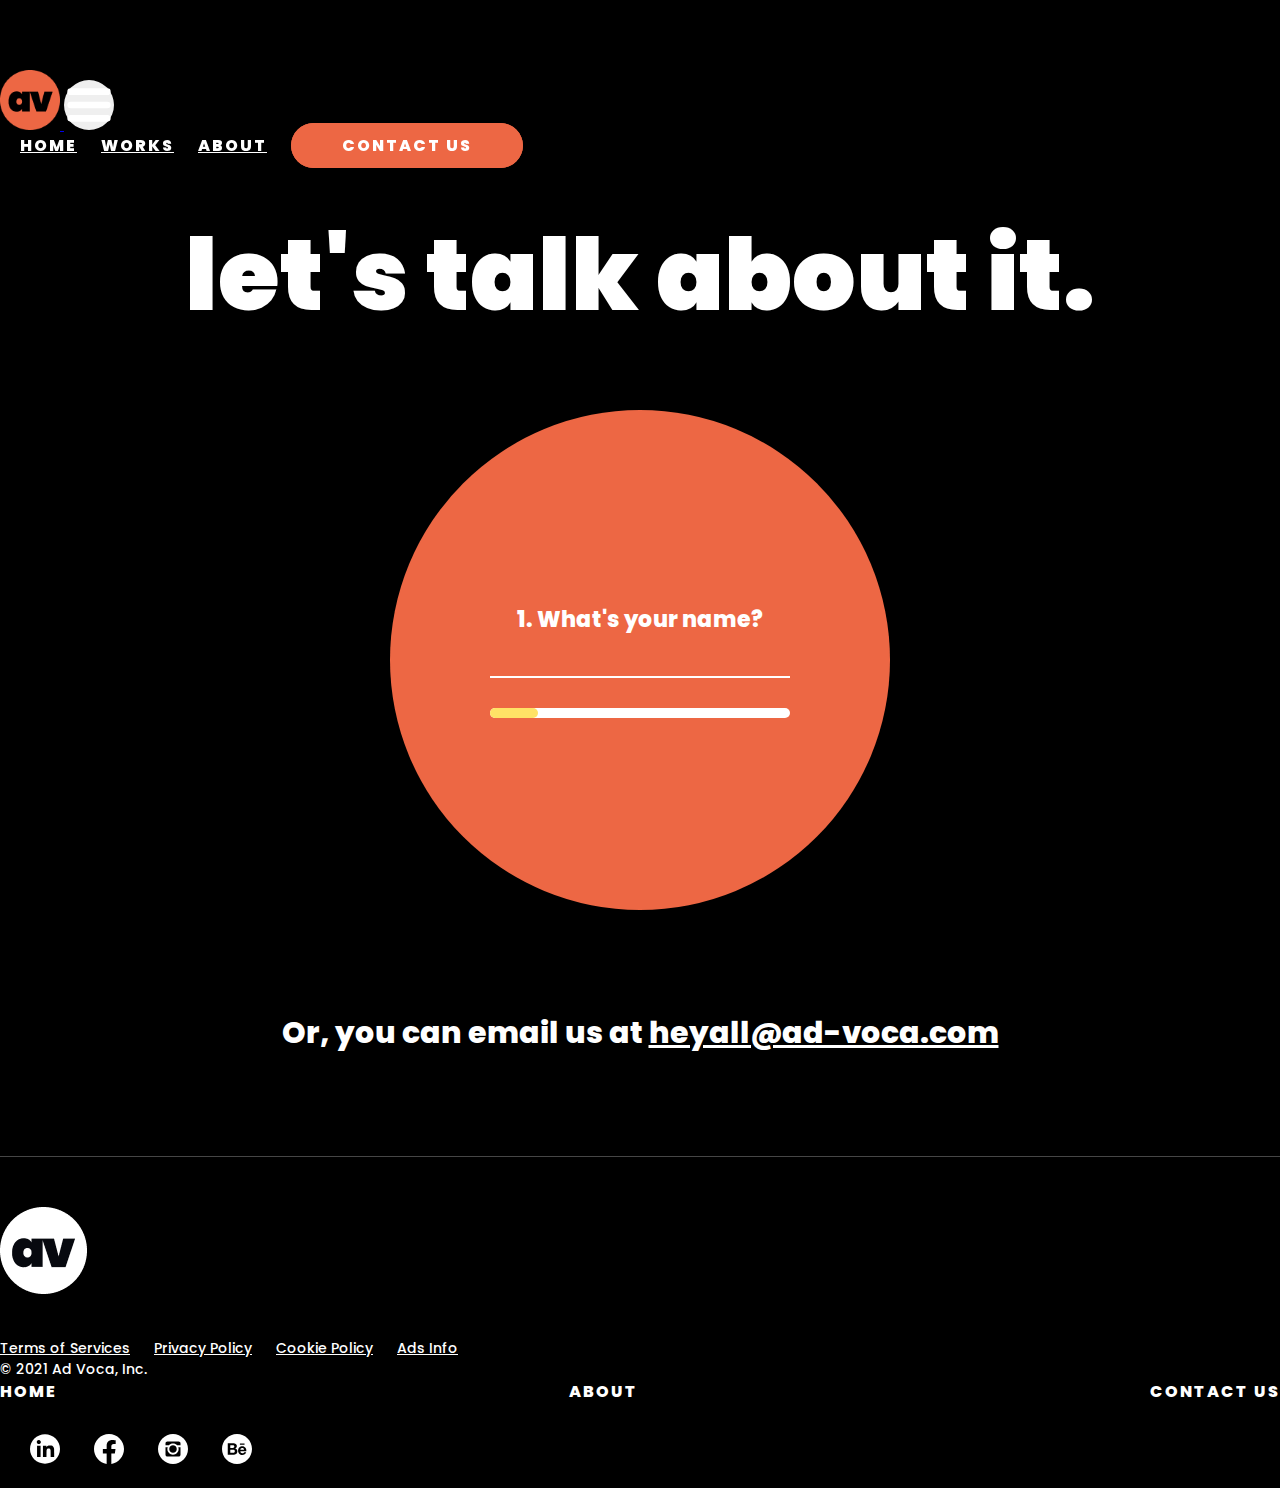
<file: contact.html>
<!DOCTYPE html>
<html lang="en">
<head>
    <meta charset="UTF-8">
    <meta http-equiv="X-UA-Compatible" content="IE=edge">
    <meta name="viewport" content="width=device-width, initial-scale=1.0">
    <link rel="stylesheet" href="https://cdn.jsdelivr.net/npm/bootstrap@5.0.2/dist/css/bootstrap.min.css" integrity="sha384-EVSTQN3/azprG1Anm3QDgpJLIm9Nao0Yz1ztcQTwFspd3yD65VohhpuuCOmLASjC" crossorigin="anonymous">
    <link rel="stylesheet" href="css/style.css">
    <link href="https://fonts.googleapis.com/css2?family=Poppins:wght@200;900&display=swap" rel="stylesheet">
    <title>Ad Voca</title>
    <link rel="shortcut icon" type="image/jpg" href="favicon.ico"/>
</head>
<body>

    <div id="wrapper">
        <nav class="navbar navbar-expand-lg navbar-dark">
            <div class="container">
                <a class="navbar-brand" href="/">
                    <img src="assets/logo.png" alt="Ad Voca Logo">
                </a>
                <button onclick="openNav()" class="navbar-toggler" type="button" data-toggle="collapse" data-target="#navbarNavAltMarkup" aria-controls="navbarNavAltMarkup" aria-expanded="false" aria-label="Toggle navigation">
                    <span class="navbar-toggler-icon" style="background: none;" >
                        <svg xmlns="http://www.w3.org/2000/svg" viewBox="0 0 30 30"><path stroke="white" stroke-linecap="round" stroke-miterlimit="10" stroke-width="4" d="M4 7h22M4 15h22M4 23h22"/></svg>
                    </span>
                </button>
                <div class="collapse navbar-collapse justify-content-end" >
                  <div class="navbar-nav">
                    <a class="nav-item nav-link" href="/">Home</a>
                    <a class="nav-item nav-link" href="works.html">Works</a>
                    <a class="nav-item nav-link" href="about.html">About</a>
                    <a class="nav-item nav-link button-default" href="contact.html">Contact Us</a>
                  </div>
                </div>

                <div id="mySidenav" class="sidenav">
                    <a href="javascript:void(0)" class="closebtn" onclick="closeNav()"><div>x</div></a>
                    <a href="/">Home</a>
                    <a href="about.html">About</a>
                    <a href="contact.html">Contact</a>
                </div>
            </div>    
        </nav>

        <section class="contact-1">
            <div class="container">
                <h1 class="contact-h1-main">let's talk about it.</h1>

                
                <form action="thank-you.php" method="POST" class="contact-form-container slideshow-container" id="contactCircle">
                    <div class="mySlides fade">
                        <h3 class="contact-h3-main">1. What's your name?</h3>
                        <input type="text" name="name">
                        <progress value="16" max="100"></progress>
                    </div>
                      
                    <div class="mySlides fade">
                        <h3 class="contact-h3-main">2. What services would you need?</h3>
                        <hr>

                        <div class="services-checkbox">
                            <div class="service-checkbox">
                                <input type="checkbox" name="services" value="Brand Consulting" id="brandConsulting">
                                <label for="brandConsulting">Brand Consulting</label>
                            </div>
                            <div class="service-checkbox">
                                <input type="checkbox" name="services" value="Brand Strategy" id="brandStrat">
                                <label for="brandStrat">Brand Strategy</label>
                            </div>
                            <div class="service-checkbox">
                                <input type="checkbox" name="services" value="Brand Identity System" id="brandIdentity">
                                <label for="brandIdentity">Brand Identity Systems</label>
                            </div>
                            <div class="service-checkbox">
                                <input type="checkbox" name="services" value="Website Design" id="websiteDesign">
                                <label for="websiteDesign">Website Design</label>
                            </div>
                        </div>
                        <progress value="32" max="100"></progress>
                    </div>
                      
                    <div class="mySlides fade">
                        <h3 class="contact-h3-main">3. When are you looking to launch?</h3>
                        <hr>

                        <div class="services-checkbox">
                            <div class="service-checkbox">
                                <input type="radio" name="timeline" value="In 2 - 3 Months" id="brandConsulting">
                                <label for="brandConsulting">In 2 - 3 Months</label>
                            </div>
                            <div class="service-checkbox">
                                <input type="radio" name="timeline" value="In 4 - 6 Months" id="brandStrat">
                                <label for="brandStrat">In 4 - 6 Months</label>
                            </div>
                            <div class="service-checkbox">
                                <input type="radio" name="timeline" value="No Definite Timeline" id="brandIdentity">
                                <label for="brandIdentity">No Definite Timeline</label>
                            </div>
                        </div>
                        <progress value="48" max="100"></progress>
                    </div>

                    <div class="mySlides fade">
                        <h3 class="contact-h3-main">4. Your email?</h3>
                        <input type="email" name="email">
                        <progress value="64" max="100"></progress>
                    </div>

                    <div class="mySlides fade">
                        <h3 class="contact-h3-main">5. Your phone number?</h3>
                        <input type="text" name="phone_number">
                        <input type="submit" value="Submit">
                        <progress value="80" max="100"></progress>
                    </div>

                    <div class="mySlides fade">
                        <h3 class="contact-h1-main">Thank you!</h3>
                        <h3 class="contact-h1-main">We'll get back to you<br>very soon.</h3>
                        <img src="assets/smile.png" class="w-50">
                    </div>
                      
                    <a class="prev" id="prev" onclick="plusSlides(-1)">&#10094;</a>
                    <a class="next" id="next" onclick="plusSlides(1)">&#10095;</a>
                </form>

                <p class="contact-p">Or, you can email us at <a href="mailto:heyall@ad-voca.com">heyall@ad-voca.com</a></p>
            </div>
        </section>


        <footer class="site-footer">
            <div class="container">
                <div class="row align-items-center">
                    <div class="col-md-6">
                        <div class="footer-logo-container">
                            <img src="assets/footer-logo.png" alt="">
                        </div>
                        <div class="footer-links">
                            <a href="#">Terms of Services</a>
                            <a href="#">Privacy Policy</a>
                            <a href="#">Cookie Policy</a>
                            <a href="#">Ads Info</a>
                        </div>
                        <p>© 2021 Ad Voca, Inc.</p>
                    </div>
                    <div class="col-md-6 d-flex flex-column align-items-end justify-content-end">
                        <div class="menu-links">
                            <a href="../index.html">Home</a>
                            <a href="../about.html">About</a>
                            <a href="../contact.html">Contact Us</a>
                        </div>

                        <div class="social-links">
                            <a href="#">
                                <img src="assets/linkedin.svg" alt="">
                            </a>
                            <a href="#">
                                <img src="assets/facebook.svg" alt="">
                            </a>
                            <a href="#">
                                <img src="assets/instagram.svg" alt="">
                            </a>
                            <a href="#">
                                <img src="assets/Be.svg" alt="">
                            </a>
                        </div>
                    </div>
                </div>
            </div>
        </footer>
    </div>

    <!-- Script Section -->
    <script src="https://code.jquery.com/jquery-3.2.1.slim.min.js" integrity="sha384-KJ3o2DKtIkvYIK3UENzmM7KCkRr/rE9/Qpg6aAZGJwFDMVNA/GpGFF93hXpG5KkN" crossorigin="anonymous"></script>
    <script src="https://cdnjs.cloudflare.com/ajax/libs/popper.js/1.12.9/umd/popper.min.js" integrity="sha384-ApNbgh9B+Y1QKtv3Rn7W3mgPxhU9K/ScQsAP7hUibX39j7fakFPskvXusvfa0b4Q" crossorigin="anonymous"></script>
    <script src="https://maxcdn.bootstrapcdn.com/bootstrap/4.0.0/js/bootstrap.min.js" integrity="sha384-JZR6Spejh4U02d8jOt6vLEHfe/JQGiRRSQQxSfFWpi1MquVdAyjUar5+76PVCmYl" crossorigin="anonymous"></script>
    <script src="js/script.js"></script>
</body>
</html>
</file>
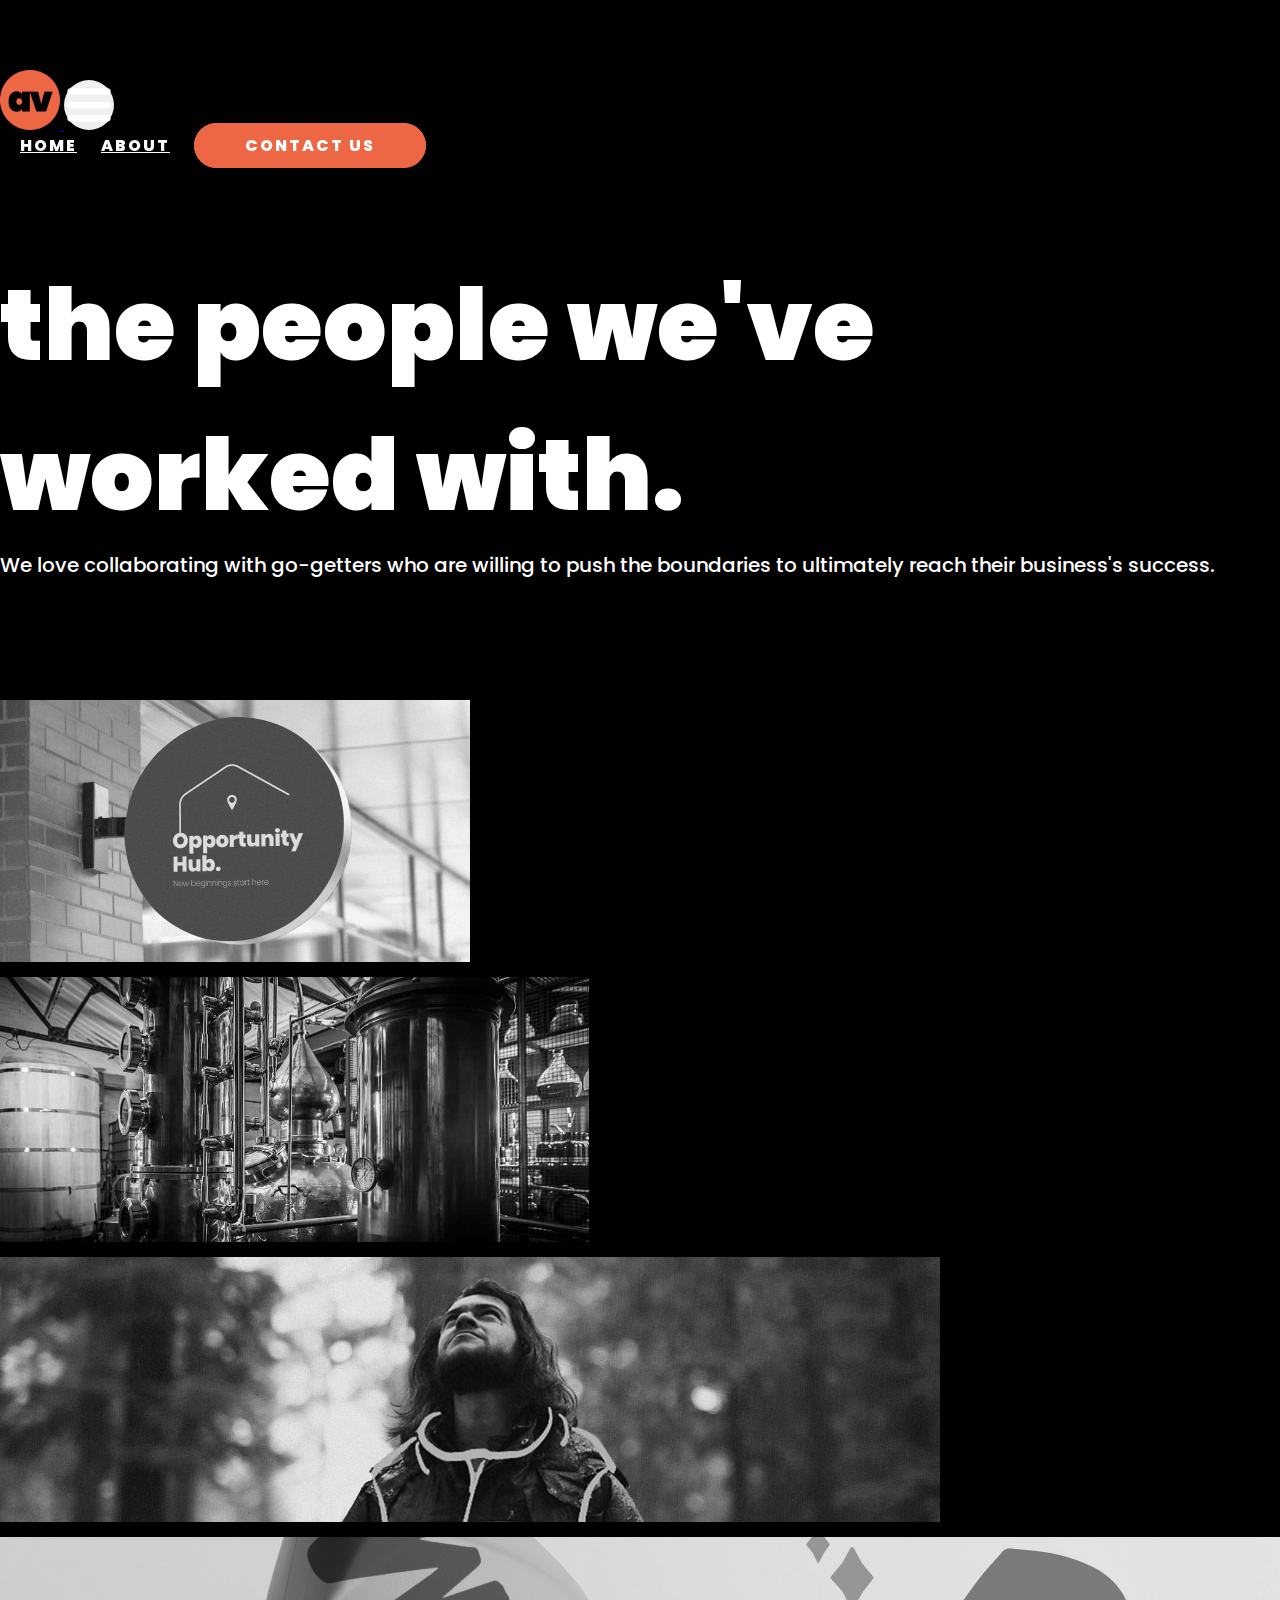
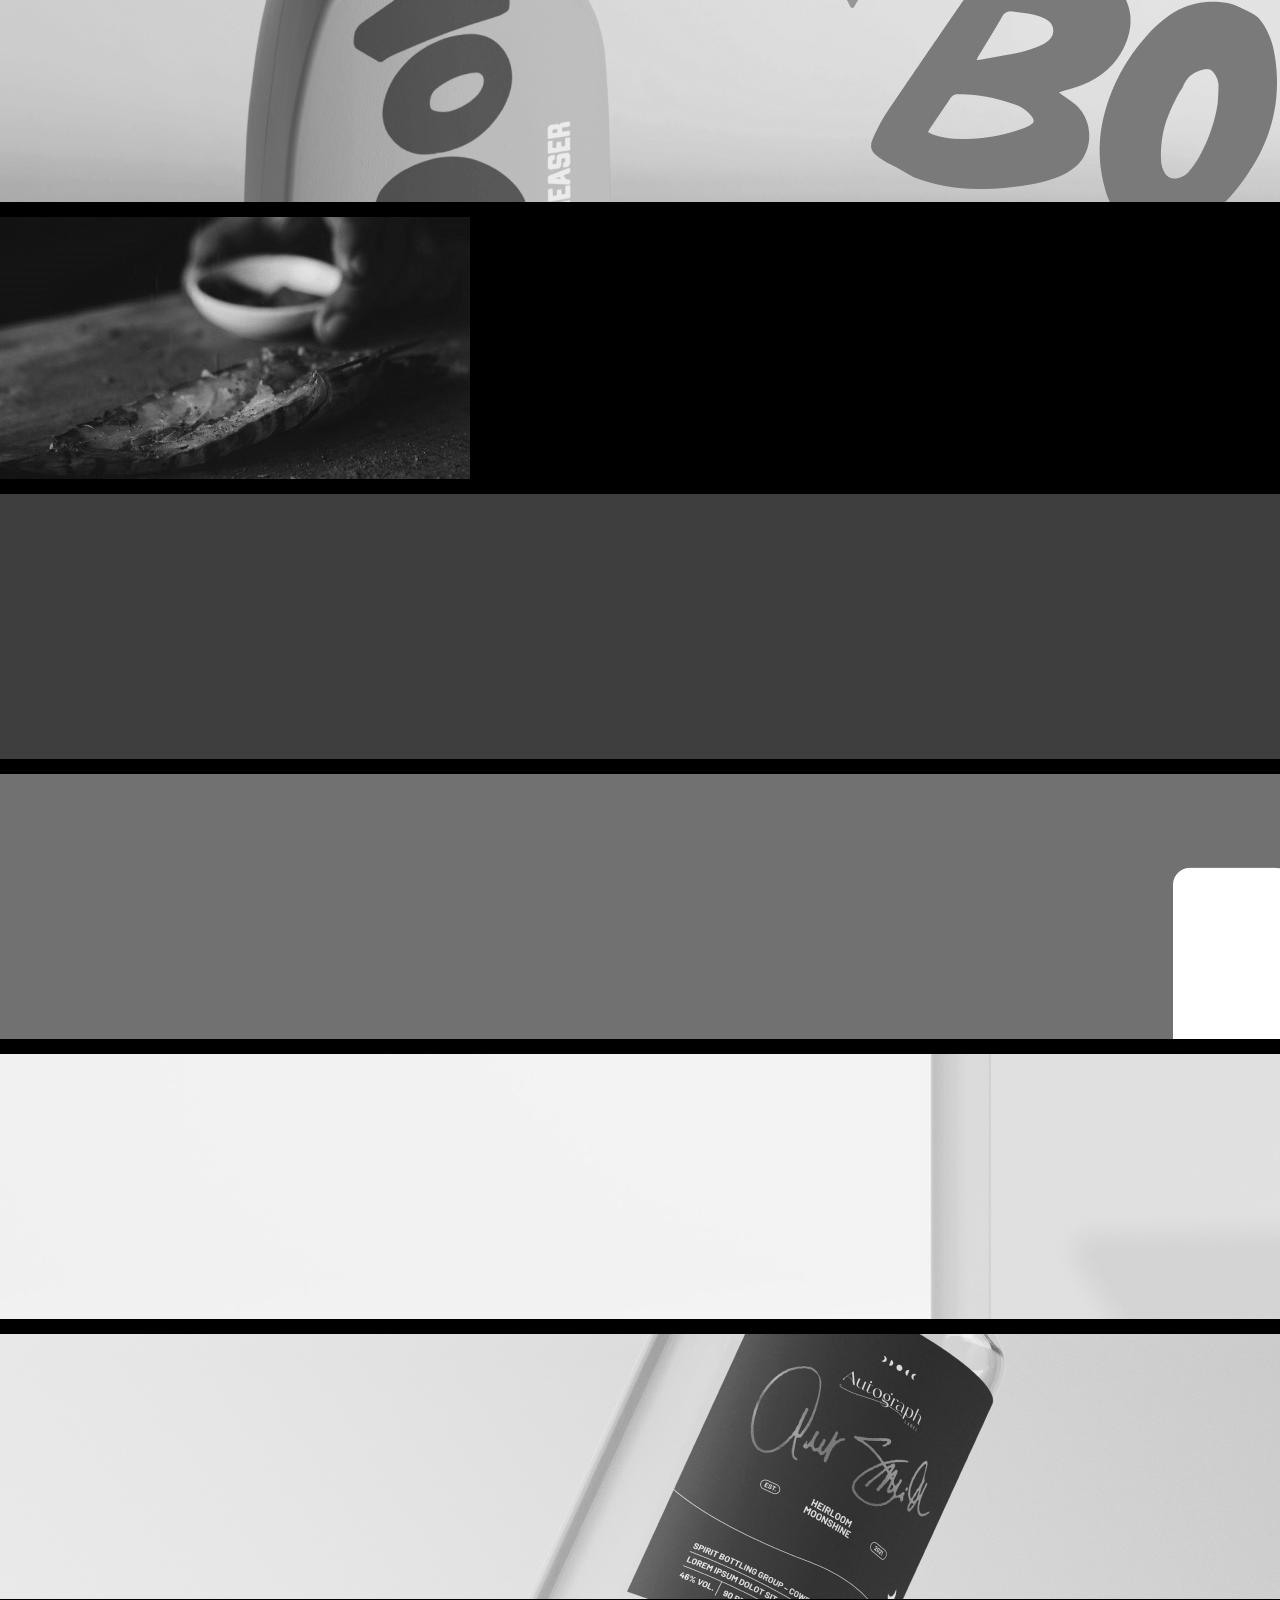
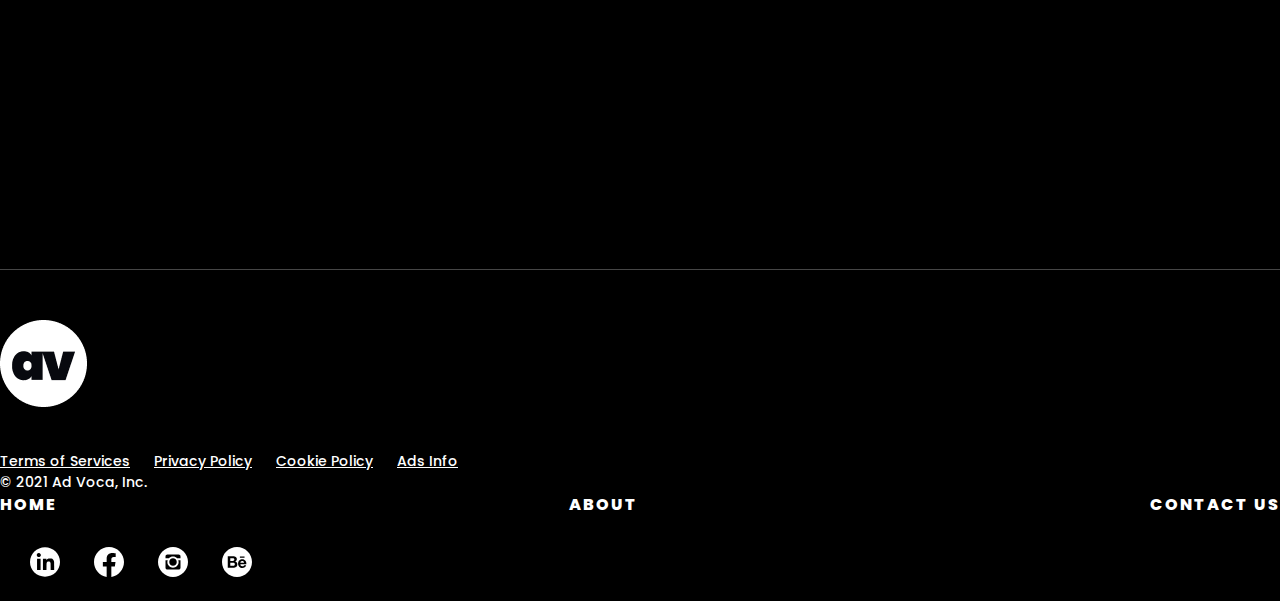
<file: works.html>
<!DOCTYPE html>
<html lang="en">
<head>
    <meta charset="UTF-8">
    <meta http-equiv="X-UA-Compatible" content="IE=edge">
    <meta name="viewport" content="width=device-width, initial-scale=1.0">
    <link rel="stylesheet" href="https://cdn.jsdelivr.net/npm/bootstrap@5.0.2/dist/css/bootstrap.min.css" integrity="sha384-EVSTQN3/azprG1Anm3QDgpJLIm9Nao0Yz1ztcQTwFspd3yD65VohhpuuCOmLASjC" crossorigin="anonymous">
    <link rel="stylesheet" href="css/style.css">
    <link href="https://fonts.googleapis.com/css2?family=Poppins:wght@200;900&display=swap" rel="stylesheet">
    <title>Ad Voca</title>
    <link rel="shortcut icon" type="image/jpg" href="favicon.ico"/>
</head>
<body id="works">

    <div id="wrapper">
        <nav class="navbar navbar-expand-lg navbar-dark">
            <div class="container">
                <a class="navbar-brand" href="/">
                    <img src="assets/logo.png" alt="Ad Voca Logo">
                </a>
                <button onclick="openNav()" class="navbar-toggler" type="button" data-toggle="collapse" data-target="#navbarNavAltMarkup" aria-controls="navbarNavAltMarkup" aria-expanded="false" aria-label="Toggle navigation">
                    <span class="navbar-toggler-icon" style="background: none;" >
                        <svg xmlns="http://www.w3.org/2000/svg" viewBox="0 0 30 30"><path stroke="white" stroke-linecap="round" stroke-miterlimit="10" stroke-width="4" d="M4 7h22M4 15h22M4 23h22"/></svg>
                    </span>
                </button>
                <div class="collapse navbar-collapse justify-content-end" >
                  <div class="navbar-nav">
                    <a class="nav-item nav-link" href="/">Home</a>
                    <a class="nav-item nav-link" href="about.html">About</a>
                    <a class="nav-item nav-link button-default" href="contact.html">Contact Us</a>
                  </div>
                </div>

                <div id="mySidenav" class="sidenav">
                    <a href="javascript:void(0)" class="closebtn" onclick="closeNav()"><div>x</div></a>
                    <a href="/">Home</a>
                    <a href="about.html">About</a>
                    <a href="contact.html">Contact</a>
                </div>
            </div>    
        </nav>

        <section class="works-1">
            <div class="container">
                <h1 class="title color-white">the people we've worked with.</h1>
                <p class="body-large color-white">We love collaborating with go-getters who are willing to push the boundaries to ultimately reach their business's success.</p>
            
                
                <!-- <ul class="w1-tablinks">
                    <li class="body-bold">
                        <a href="#" class="active">ALL</a>
                    </li>  
                    <li class="body-bold">
                        <a href="#">FOOD</a>
                    </li> 
                    <li class="body-bold">
                        <a href="#">RETAIL</a>
                    </li> 
                    <li class="body-bold">
                        <a href="#">TECHNOLOGY</a>
                    </li> 
                    <li class="body-bold">
                        <a href="#">INDUSTRY</a>
                    </li> 
                </ul> -->
            </div>
        </section>
              
        <section class="full-width-works w-100 d-flex align-items-center justify-content-center" style="margin: auto">
            <div class="row w-100" style="margin: 20px 0px;">
                <div class="col-md-4 col-s-12">
                    <div class="works-img-container" onclick="window.location.href = 'brand/ohub.html';">
                        <img src="assets/works-home/ohub.png" alt="" class="w-100">
                    </div>
                </div>
                <div class="col-md-4 col-s-12">
                    <div class="works-img-container" onclick="window.location.href = 'brand/spirit-bottling-group.html';">
                        <img src="assets/brands/SBG/hero-img.jpg" alt="" class="w-100" style="height: 300px">
                    </div>
                </div>
                <div class="col-md-4 col-s-12">
                    <div class="works-img-container" onclick="window.location.href = 'brand/xerogear.html';">
                        <img src="assets/brands/xerogear/WhatsApp Image 2022-01-24 at 9.30 5 (1).jpg" alt="" class="w-100">
                    </div>
                </div>
                
                <div class="col-md-4 col-s-12">
                    <div class="works-img-container" onclick="window.location.href = 'brand/boom.html';">
                        <img src="assets/brands/boom/1.6.jpg" alt="" class="w-100">
                    </div>
                </div>
                <div class="col-md-4 col-s-12">
                    <div class="works-img-container" onclick="window.location.href = 'brand/crab2go.html';">
                        <img src="assets/brands/crab2go/CRAB2GO - ASSET 11 1.jpg" alt="" class="w-100">
                    </div>
                </div>
                <div class="col-md-4 col-s-12">
                    <div class="works-img-container" onclick="window.location.href = 'brand/off-the-grid.html';">
                        <img src="assets/brands/off-the-grid/THUMBNAIL.png" alt="" class="w-100">
                    </div>
                </div>

                <div class="col-md-4 col-s-12">
                    <div class="works-img-container" onclick="window.location.href = 'brand/mobili.html';">
                        <img src="assets/brands/MOBILI/FIRST PIC.png" alt="" class="w-100">
                    </div>
                </div>
                <div class="col-md-4 col-s-12">
                    <div class="works-img-container" onclick="window.location.href = 'brand/system-7.html';">
                        <img src="assets/brands/system-7/THUMBNAIL AND FIRST PIC.png" alt="" class="w-100">
                    </div>
                </div>
                <div class="col-md-4 col-s-12">
                    <div class="works-img-container" onclick="window.location.href = 'brand/autograph.html';">
                        <img src="assets/brands/autograph/THUMBNAIL.png" alt="" class="w-100">
                    </div>
                </div>
            </div>
        </section>
        
        <footer class="site-footer">
            <div class="container">
                <div class="row align-items-center">
                    <div class="col-md-6">
                        <div class="footer-logo-container">
                            <img src="assets/footer-logo.png" alt="">
                        </div>
                        <div class="footer-links">
                            <a href="#">Terms of Services</a>
                            <a href="#">Privacy Policy</a>
                            <a href="#">Cookie Policy</a>
                            <a href="#">Ads Info</a>
                        </div>
                        <p>© 2021 Ad Voca, Inc.</p>
                    </div>
                    <div class="col-md-6 d-flex flex-column align-items-end justify-content-end">
                        <div class="menu-links">
                            <a href="../index.html">Home</a>
                            <a href="../about.html">About</a>
                            <a href="../contact.html">Contact Us</a>
                        </div>

                        <div class="social-links">
                            <a href="#">
                                <img src="assets/linkedin.svg" alt="">
                            </a>
                            <a href="#">
                                <img src="assets/facebook.svg" alt="">
                            </a>
                            <a href="#">
                                <img src="assets/instagram.svg" alt="">
                            </a>
                            <a href="#">
                                <img src="assets/Be.svg" alt="">
                            </a>
                        </div>
                    </div>
                </div>
            </div>
        </footer>
    </div>

    <!-- Script Section -->
    <script src="https://code.jquery.com/jquery-3.2.1.slim.min.js" integrity="sha384-KJ3o2DKtIkvYIK3UENzmM7KCkRr/rE9/Qpg6aAZGJwFDMVNA/GpGFF93hXpG5KkN" crossorigin="anonymous"></script>
    <script src="https://cdnjs.cloudflare.com/ajax/libs/popper.js/1.12.9/umd/popper.min.js" integrity="sha384-ApNbgh9B+Y1QKtv3Rn7W3mgPxhU9K/ScQsAP7hUibX39j7fakFPskvXusvfa0b4Q" crossorigin="anonymous"></script>
    <script src="https://maxcdn.bootstrapcdn.com/bootstrap/4.0.0/js/bootstrap.min.js" integrity="sha384-JZR6Spejh4U02d8jOt6vLEHfe/JQGiRRSQQxSfFWpi1MquVdAyjUar5+76PVCmYl" crossorigin="anonymous"></script>
    <script src="js/script.js"></script>
</body>
</html>
</file>
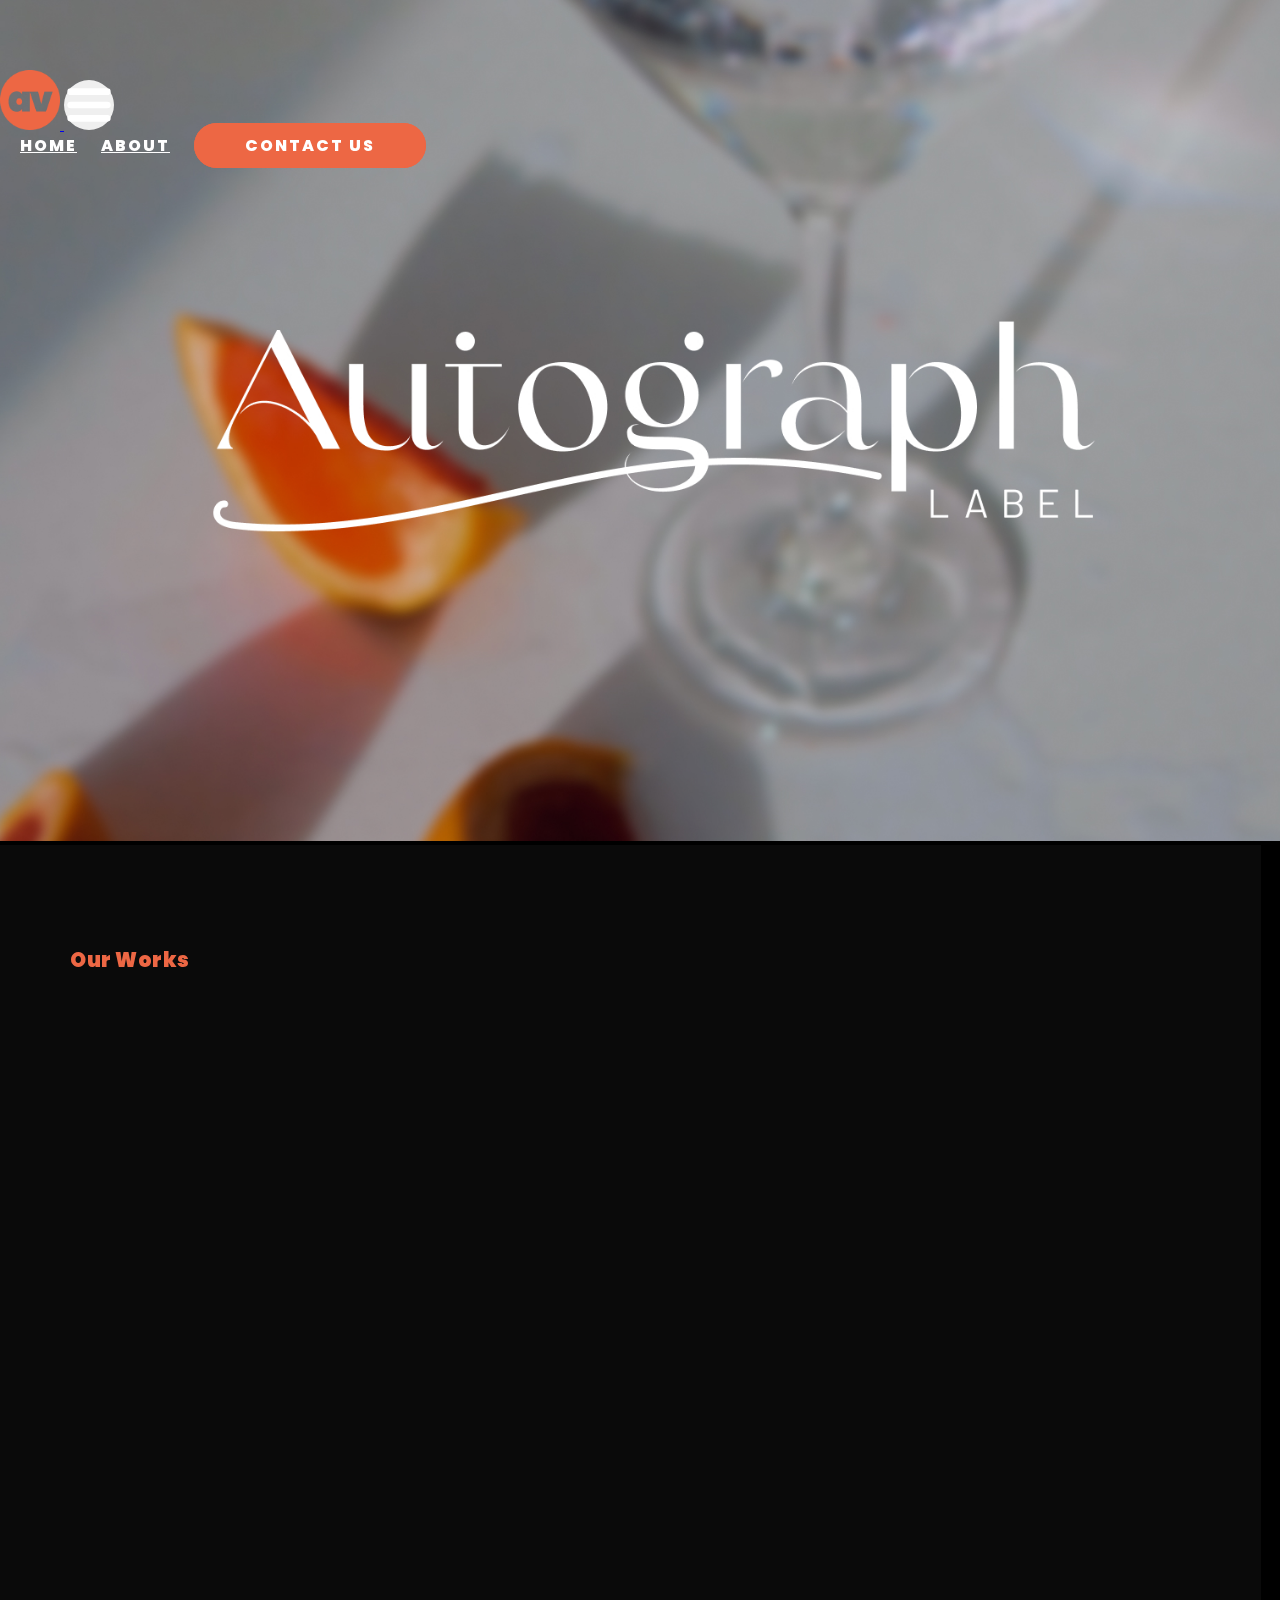
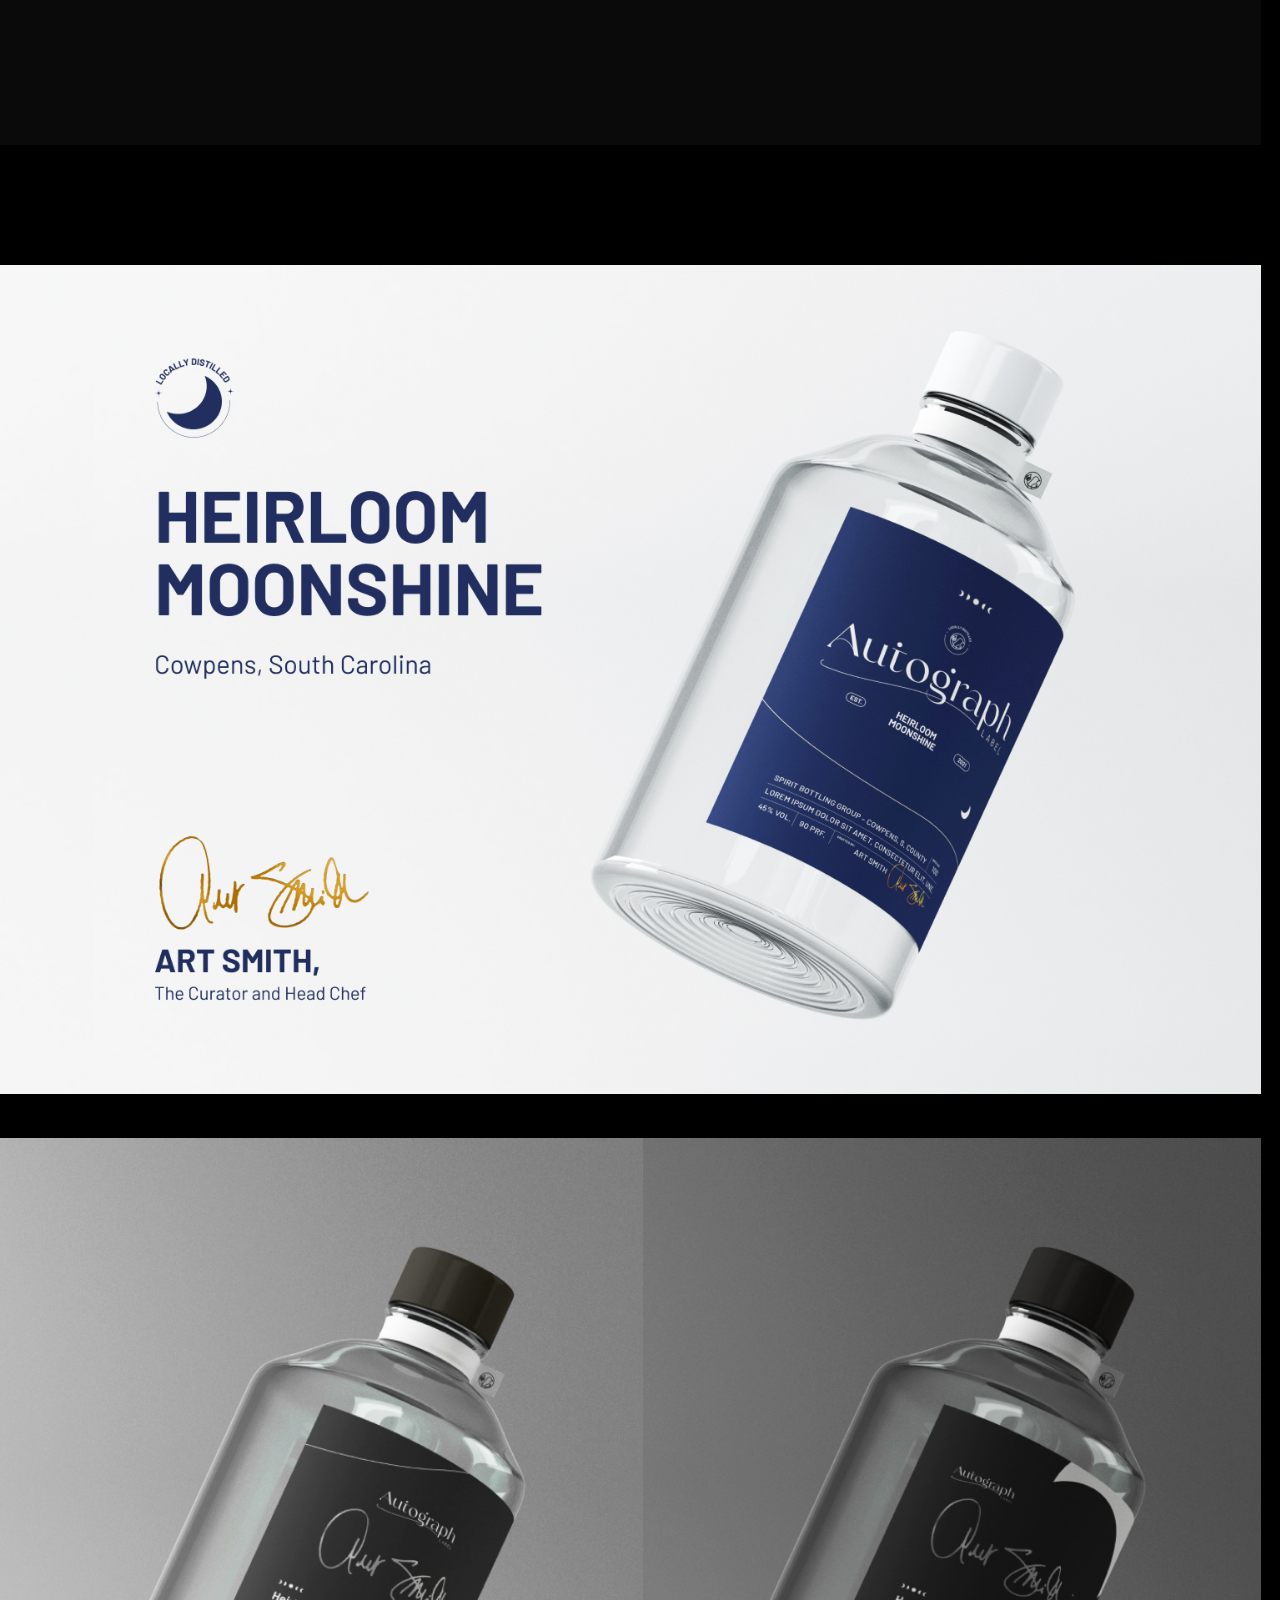
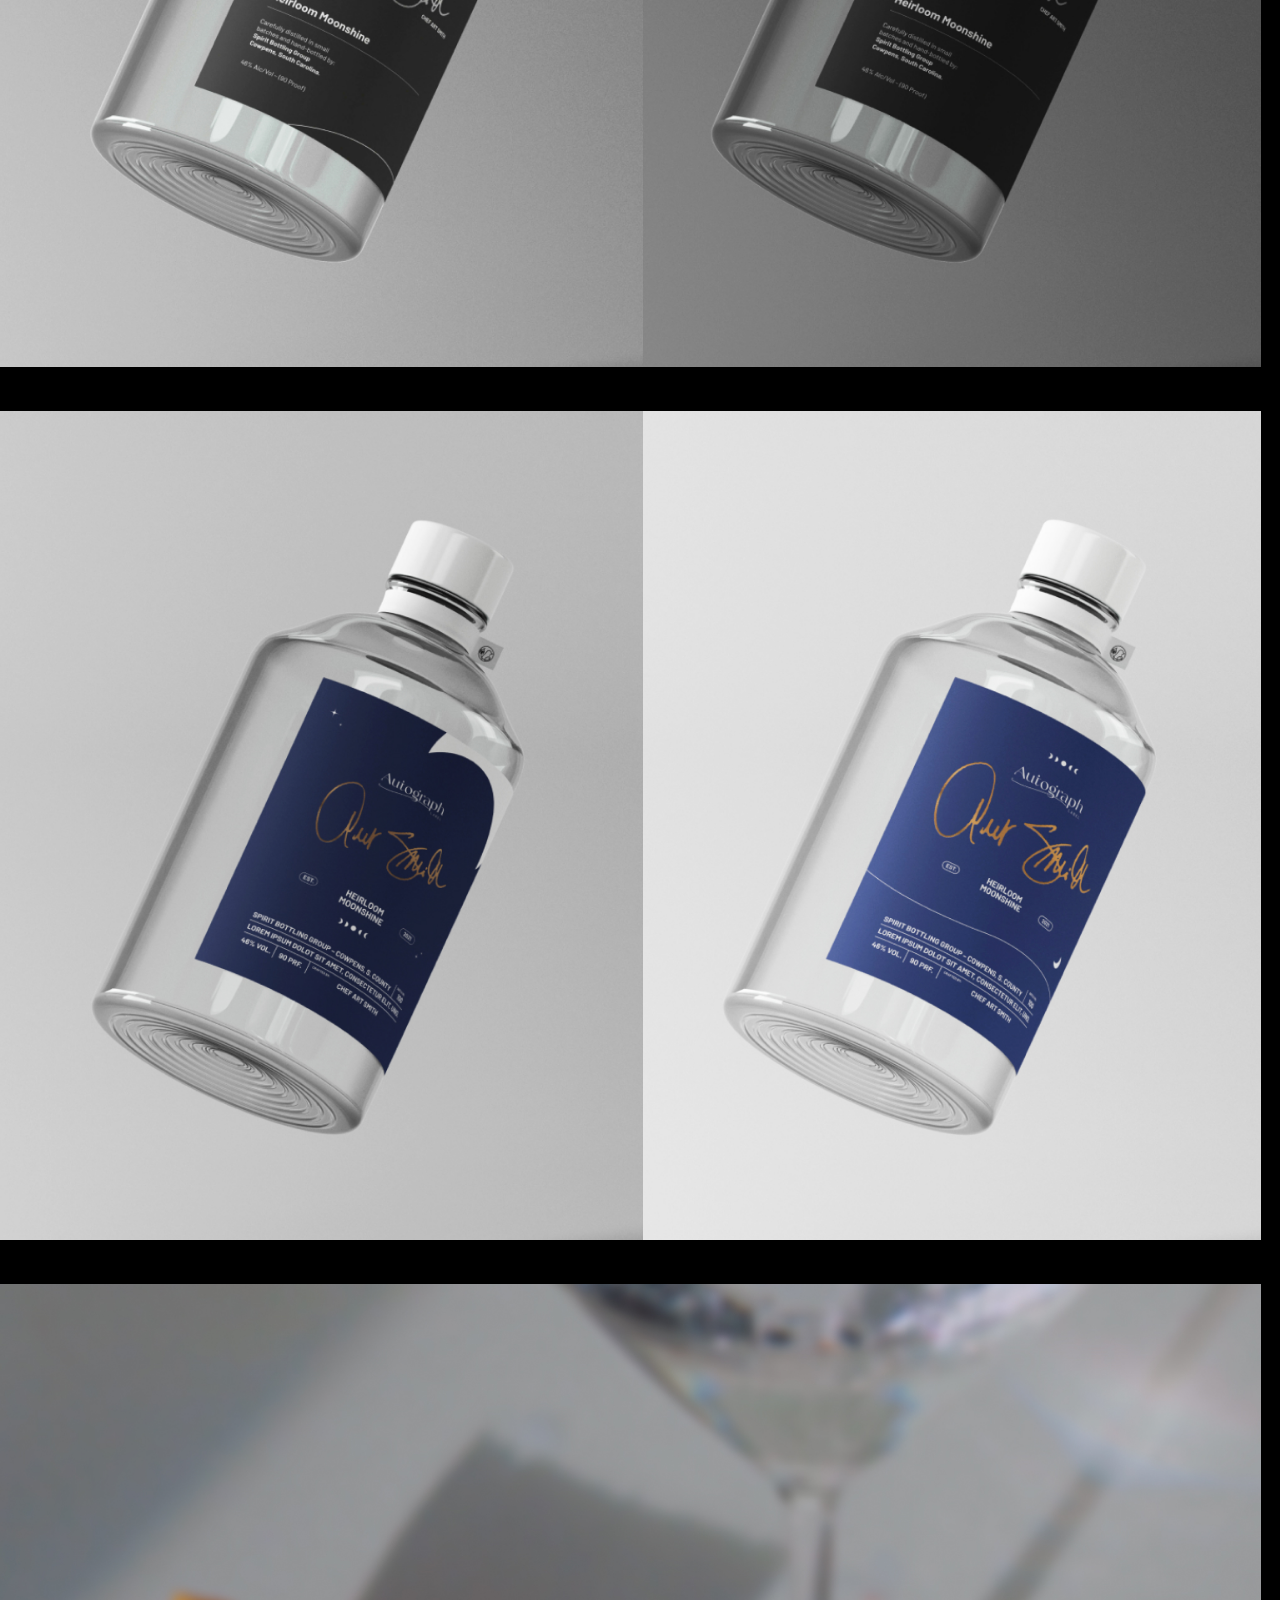
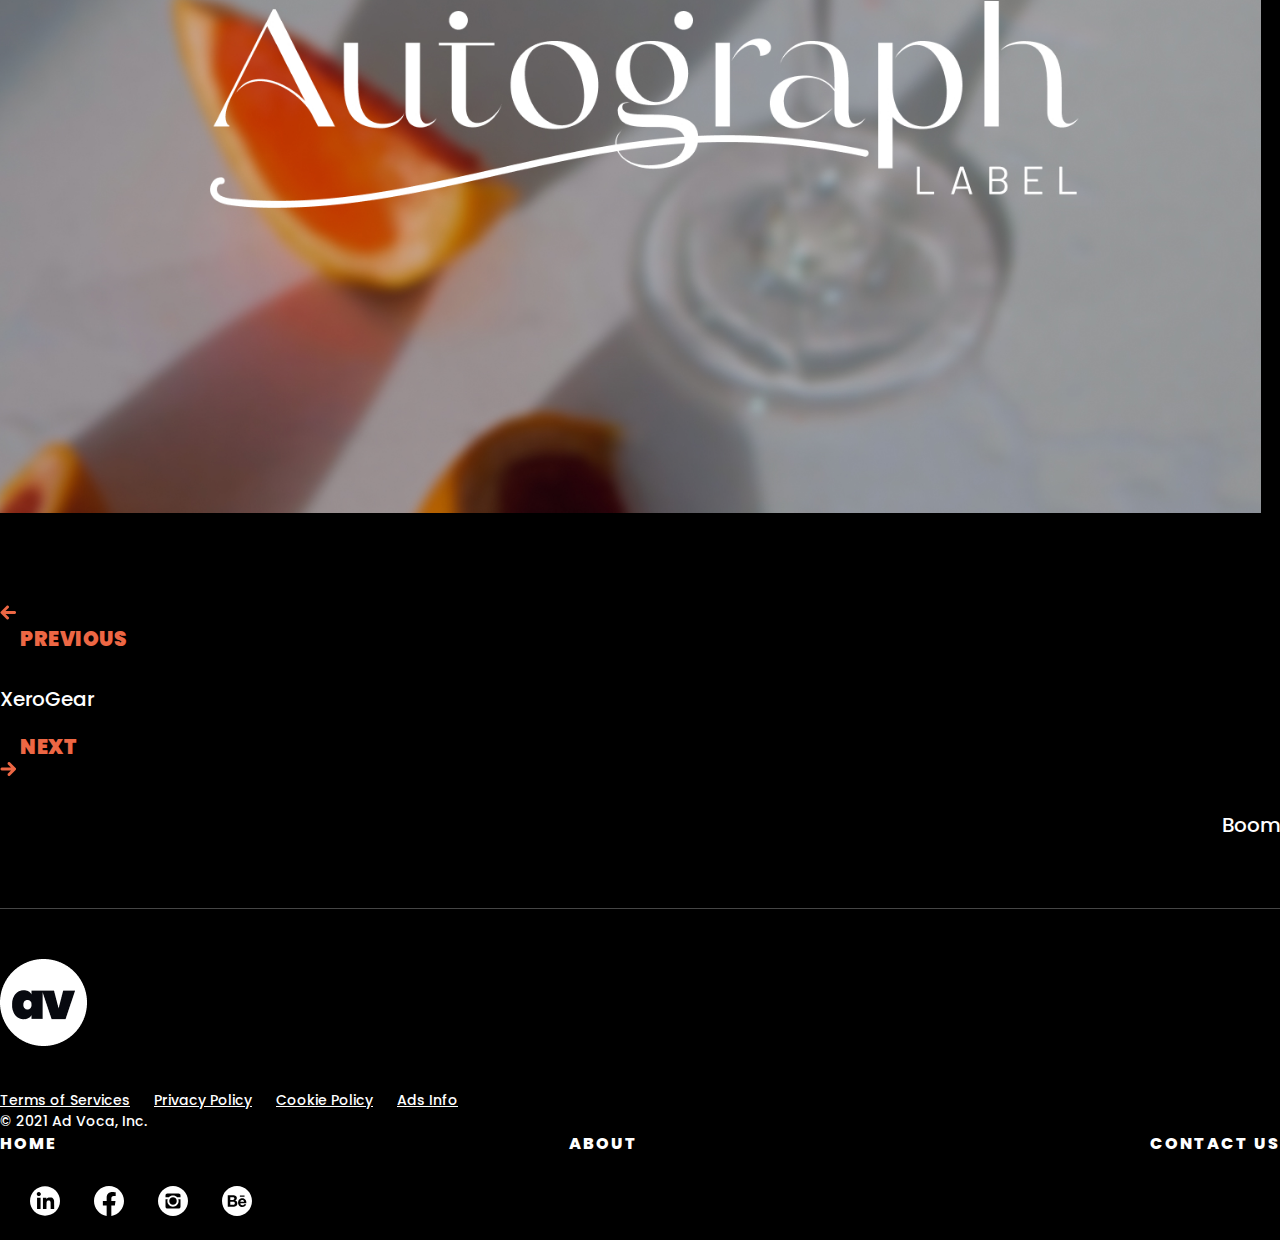
<file: brand/autograph.html>
<!DOCTYPE html>
<html lang="en">
<head>
    <meta charset="UTF-8">
    <meta http-equiv="X-UA-Compatible" content="IE=edge">
    <meta name="viewport" content="width=device-width, initial-scale=1.0">
    <link rel="stylesheet" href="https://cdn.jsdelivr.net/npm/bootstrap@5.0.2/dist/css/bootstrap.min.css" integrity="sha384-EVSTQN3/azprG1Anm3QDgpJLIm9Nao0Yz1ztcQTwFspd3yD65VohhpuuCOmLASjC" crossorigin="anonymous">
    <link rel="stylesheet" href="../css/style.css">
    <link href="https://fonts.googleapis.com/css2?family=Poppins:wght@200;900&display=swap" rel="stylesheet">
    <title>Ad Voca</title>
</head>
<body class="brands">

    <div id="wrapper">
        <nav class="navbar navbar-expand-lg navbar-dark" style="position: absolute;">
            <div class="container">
                <a class="navbar-brand" href="/">
                    <img src="../assets/logo.png" alt="Ad Voca Logo" style="gray-scale: 100%">
                </a>
                <button onclick="openNav()" class="navbar-toggler" type="button" data-toggle="collapse" data-target="#navbarNavAltMarkup" aria-controls="navbarNavAltMarkup" aria-expanded="false" aria-label="Toggle navigation">
                    <span class="navbar-toggler-icon" style="background: none;" >
                        <svg xmlns="http://www.w3.org/2000/svg" viewBox="0 0 30 30"><path stroke="white" stroke-linecap="round" stroke-miterlimit="10" stroke-width="4" d="M4 7h22M4 15h22M4 23h22"/></svg>
                    </span>
                </button>
                <div class="collapse navbar-collapse justify-content-end" >
                  <div class="navbar-nav">
                    <a class="nav-item nav-link" href="/">Home</a>
                    <a class="nav-item nav-link" href="about.html">About</a>
                    <a class="nav-item nav-link button-default" href="contact.html">Contact Us</a>
                  </div>
                </div>

                <div id="mySidenav" class="sidenav">
                    <a href="javascript:void(0)" class="closebtn" onclick="closeNav()"><div>x</div></a>
                    <a href="/">Home</a>
                    <a href="about.html">About</a>
                    <a href="contact.html">Contact</a>
                </div>
            </div>    
        </nav>

        
        <section class="ohub-1 d-flex align-items-center">
            <img src="../assets/brands/autograph/FIRST PIC.jpg" alt="" width="100%">
        </section>

        <div class="content-container" style="width: 98.5%; margin-right: auto">
            <div class="row">
                <div class="col-md-3 links-container d-flex flex-column justify-content-start">
                    <a href="#works" class="h5 client active">Our Works</a>
                </div>

                <div class="col-md-9 brands-container brands-section" id="works">
                    <img src="../assets/brands/autograph/SECOND PIC.jpg" alt="" style="width: 100%; margin: 20px 0px">
                    <img src="../assets/brands/autograph/SLIDE ONE.jpg" alt="" style="width: 100%; margin: 20px 0px">
                    <img src="../assets/brands/autograph/SLIDE TWO.jpg" alt="" style="width: 100%; margin: 20px 0px">
                    <img src="../assets/brands/autograph/FIRST PIC.jpg" alt="" style="width: 100%; margin: 20px 0px">
                </div>
            </div>
        </div>

        <div class="container d-flex align-items-baseline justify-content-between" style="padding: 50px 0px; margin-bottom: 0px;">
            <a href="xerogear.html" style="margin: 0px 20px; text-decoration: none;">
                <div class="d-flex align-items-center justify-content-start">
                    <img src="../assets/brands/OHUB/prev.png" alt="">
                    <h5 class="h5 color-white prev" style="margin: 0px">PREVIOUS</h5>
                </div>
                <p class="body-large color-white" style="margin-top: 30px;">XeroGear</p>
            </a>
            <a href="boom.html" style="margin: 0px 20px; text-decoration: none;">
                <div class="d-flex align-items-center justify-content-end">
                    <h5 class="h5 color-white prev" style="margin: 0px">NEXT</h5>
                    <img src="../assets/brands/OHUB/next.png" alt="">
                </div>
                <p class="body-large color-white" style="margin-top: 30px; text-align: right;">Boom</p>
            </a>
        </div>
        

        <footer class="site-footer">
            <div class="container">
                <div class="row align-items-center">
                    <div class="col-md-6">
                        <div class="footer-logo-container">
                            <img src="../assets/footer-logo.png" alt="">
                        </div>
                        <div class="footer-links">
                            <a href="#">Terms of Services</a>
                            <a href="#">Privacy Policy</a>
                            <a href="#">Cookie Policy</a>
                            <a href="#">Ads Info</a>
                        </div>
                        <p>© 2021 Ad Voca, Inc.</p>
                    </div>
                    <div class="col-md-6 d-flex flex-column align-items-end justify-content-end">
                        <div class="menu-links">
                            <a href="../index.html">Home</a>
                            <a href="../about.html">About</a>
                            <a href="../contact.html">Contact Us</a>
                        </div>

                        <div class="social-links">
                            <a href="#">
                                <img src="../assets/linkedin.svg" alt="">
                            </a>
                            <a href="#">
                                <img src="../assets/facebook.svg" alt="">
                            </a>
                            <a href="#">
                                <img src="../assets/instagram.svg" alt="">
                            </a>
                            <a href="#">
                                <img src="../assets/Be.svg" alt="">
                            </a>
                        </div>
                    </div>
                </div>
            </div>
        </footer>
    </div>


    
    <!-- Script Section -->
    
    
    <script src="https://code.jquery.com/jquery-3.2.1.slim.min.js" integrity="sha384-KJ3o2DKtIkvYIK3UENzmM7KCkRr/rE9/Qpg6aAZGJwFDMVNA/GpGFF93hXpG5KkN" crossorigin="anonymous"></script>
    <script src="https://cdnjs.cloudflare.com/ajax/libs/popper.js/1.12.9/umd/popper.min.js" integrity="sha384-ApNbgh9B+Y1QKtv3Rn7W3mgPxhU9K/ScQsAP7hUibX39j7fakFPskvXusvfa0b4Q" crossorigin="anonymous"></script>
    <script src="https://maxcdn.bootstrapcdn.com/bootstrap/4.0.0/js/bootstrap.min.js" integrity="sha384-JZR6Spejh4U02d8jOt6vLEHfe/JQGiRRSQQxSfFWpi1MquVdAyjUar5+76PVCmYl" crossorigin="anonymous"></script>
    
    <script>
        $('.carousel').carousel({
            interval: 2000
        })
    </script>

    <script src="../js/script.js"></script>
    <script src="../js/scroll.js"></script>
    <script>
        window.onscroll = () => {
        var current = "client";

        sections.forEach((section) => {
            const sectionTop = section.offsetTop;
            if (window.scrollY >= sectionTop - 80) {
            current = section.getAttribute("id"); 
            }
        });

        navLi.forEach((li) => {
            li.classList.remove("active");
            if (li.classList.contains(current)) {
            li.classList.add("active");
            }
        });
        };
    </script>
</body>
</html>
</file>
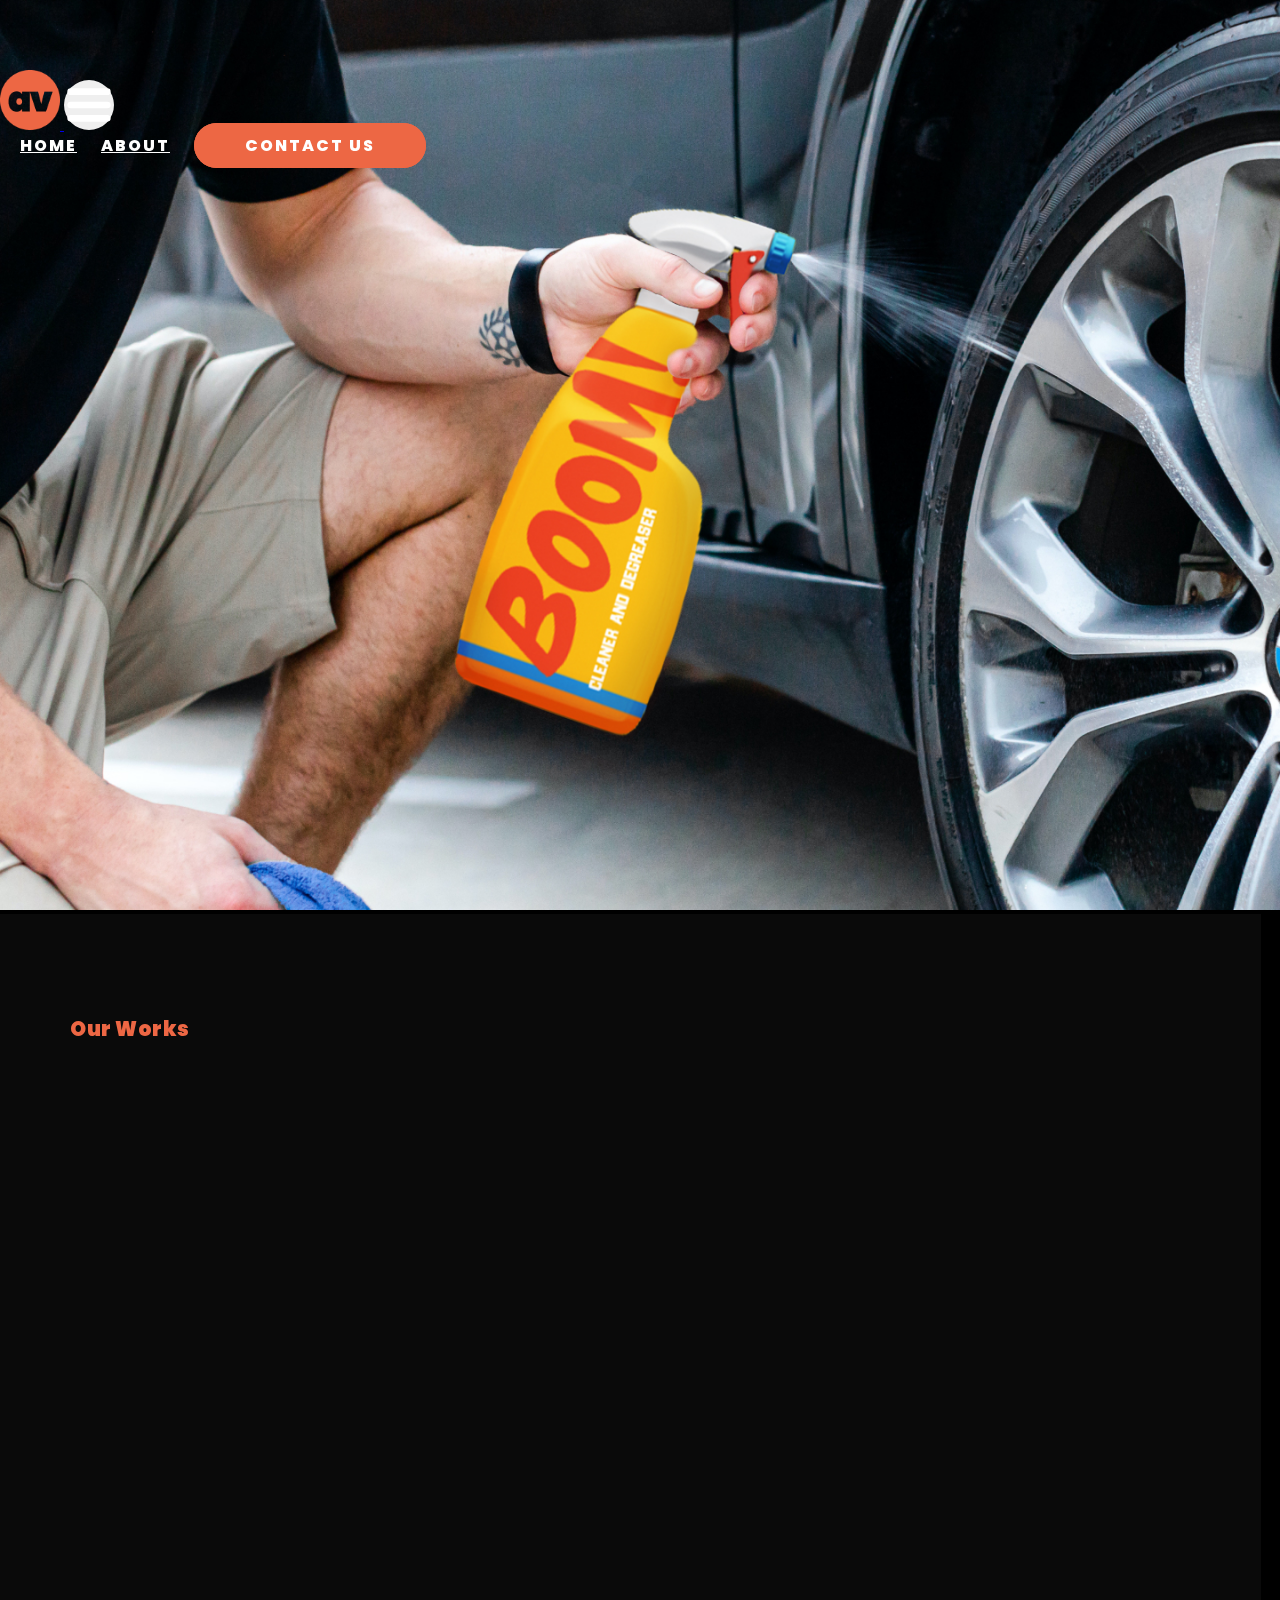
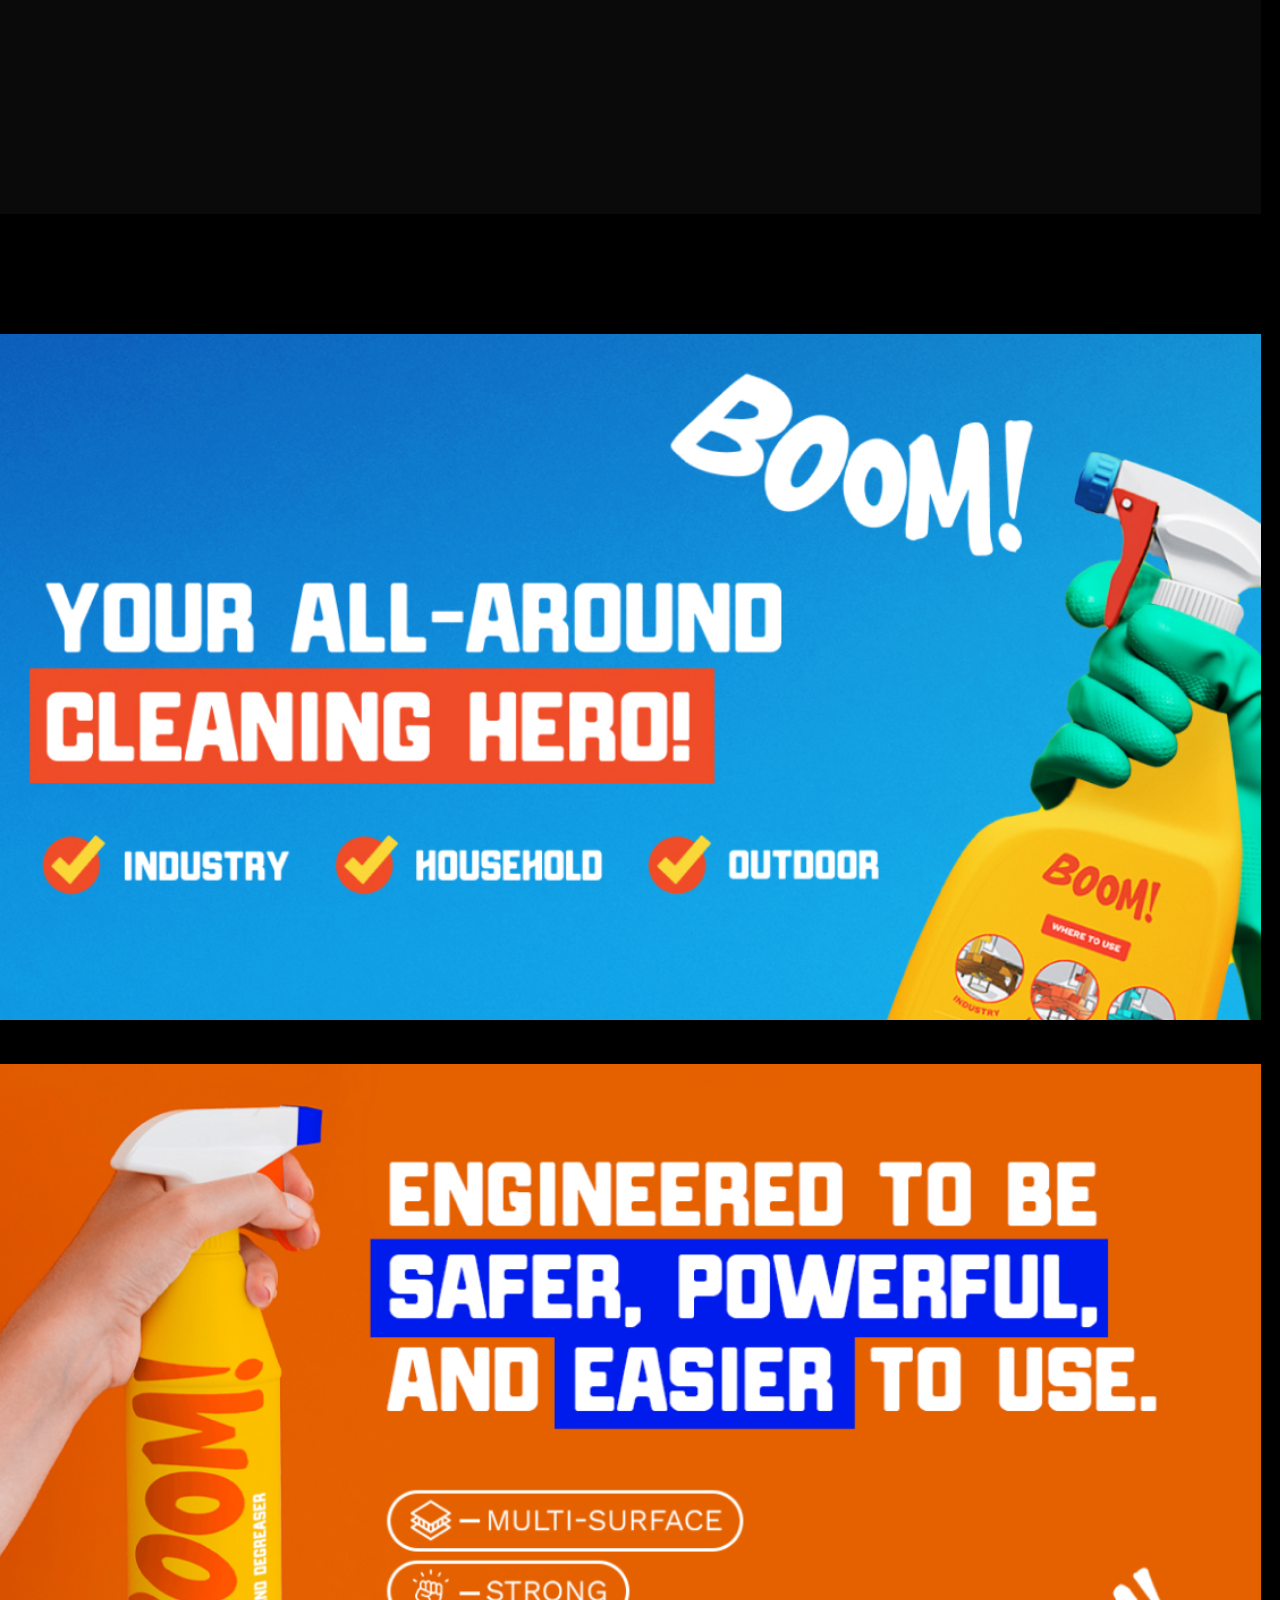
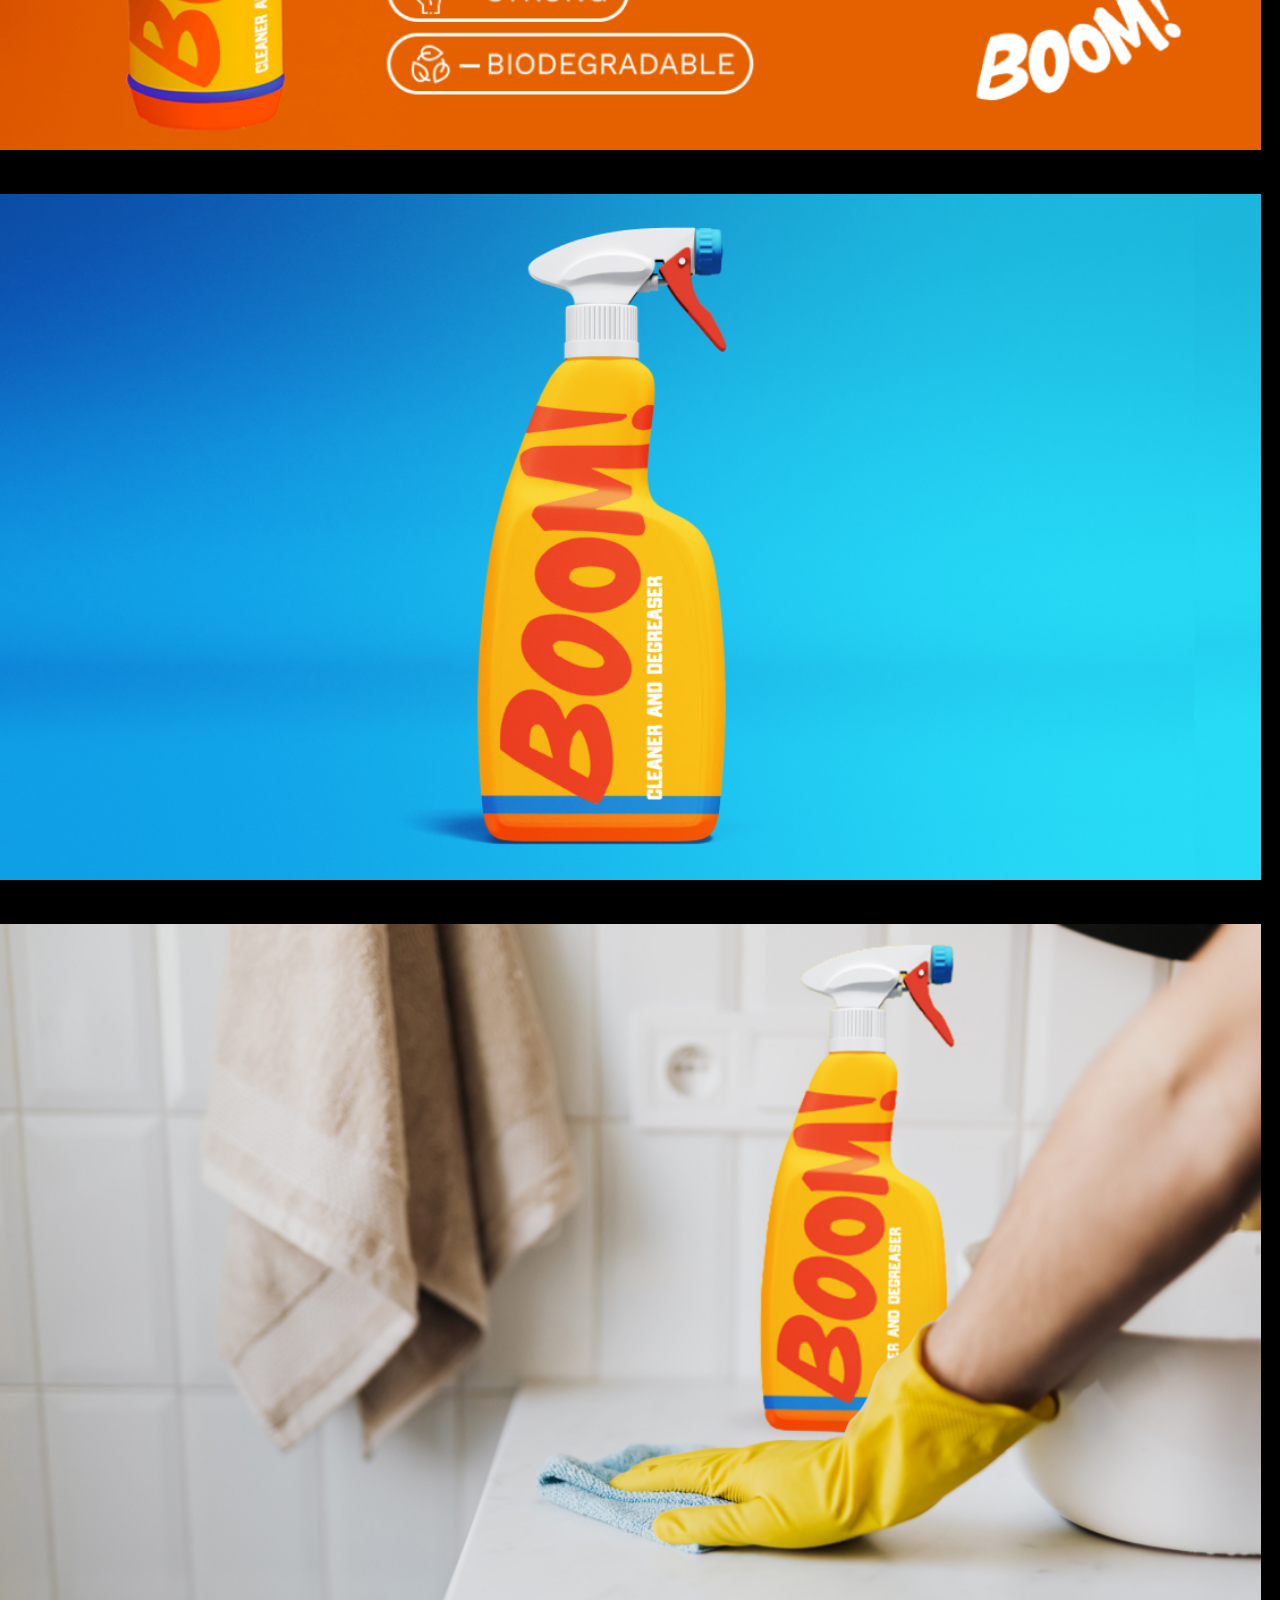
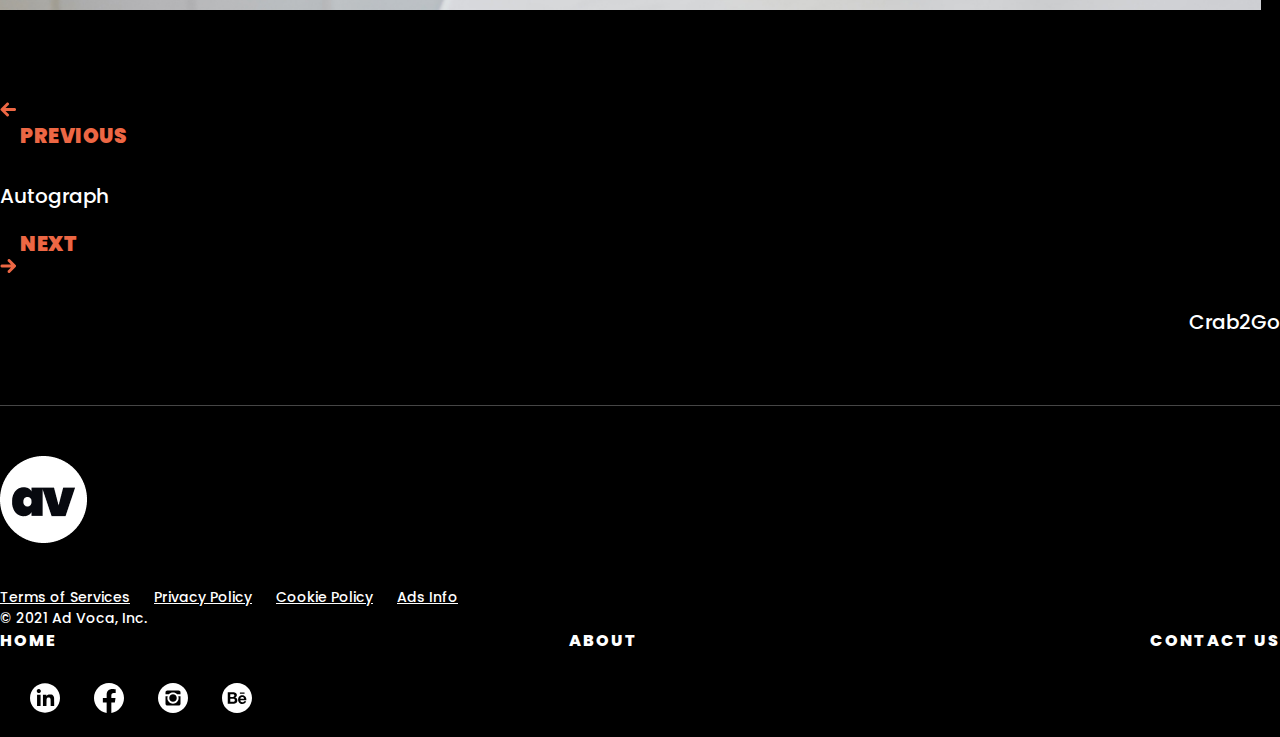
<file: brand/boom.html>
<!DOCTYPE html>
<html lang="en">
<head>
    <meta charset="UTF-8">
    <meta http-equiv="X-UA-Compatible" content="IE=edge">
    <meta name="viewport" content="width=device-width, initial-scale=1.0">
    <link rel="stylesheet" href="https://cdn.jsdelivr.net/npm/bootstrap@5.0.2/dist/css/bootstrap.min.css" integrity="sha384-EVSTQN3/azprG1Anm3QDgpJLIm9Nao0Yz1ztcQTwFspd3yD65VohhpuuCOmLASjC" crossorigin="anonymous">
    <link rel="stylesheet" href="../css/style.css">
    <link href="https://fonts.googleapis.com/css2?family=Poppins:wght@200;900&display=swap" rel="stylesheet">
    <title>Ad Voca</title>
</head>
<body class="brands">

    <div id="wrapper">
        <nav class="navbar navbar-expand-lg navbar-dark" style="position: absolute;">
            <div class="container">
                <a class="navbar-brand" href="/">
                    <img src="../assets/logo.png" alt="Ad Voca Logo" style="gray-scale: 100%">
                </a>
                <button onclick="openNav()" class="navbar-toggler" type="button" data-toggle="collapse" data-target="#navbarNavAltMarkup" aria-controls="navbarNavAltMarkup" aria-expanded="false" aria-label="Toggle navigation">
                    <span class="navbar-toggler-icon" style="background: none;" >
                        <svg xmlns="http://www.w3.org/2000/svg" viewBox="0 0 30 30"><path stroke="white" stroke-linecap="round" stroke-miterlimit="10" stroke-width="4" d="M4 7h22M4 15h22M4 23h22"/></svg>
                    </span>
                </button>
                <div class="collapse navbar-collapse justify-content-end" >
                  <div class="navbar-nav">
                    <a class="nav-item nav-link" href="/">Home</a>
                    <a class="nav-item nav-link" href="about.html">About</a>
                    <a class="nav-item nav-link button-default" href="contact.html">Contact Us</a>
                  </div>
                </div>

                <div id="mySidenav" class="sidenav">
                    <a href="javascript:void(0)" class="closebtn" onclick="closeNav()"><div>x</div></a>
                    <a href="/">Home</a>
                    <a href="about.html">About</a>
                    <a href="contact.html">Contact</a>
                </div>
            </div>    
        </nav>

        
        <section class="ohub-1 d-flex align-items-center">
            <img src="../assets/brands/boom/BOOM - Landing Section.jpg" alt="" width="100%">
        </section>

        <div class="content-container" style="width: 98.5%; margin-right: auto">
            <div class="row">
                <div class="col-md-3 links-container d-flex flex-column justify-content-start">
                    <a href="#works" class="h5 client active">Our Works</a>
                </div>

                <div class="col-md-9 brands-container brands-section" id="works">
                    <img src="../assets/brands/boom/Slider-1.jpg" alt="" style="width: 100%; margin: 20px 0px">
                    <img src="../assets/brands/boom/Slider-2.jpg" alt="" style="width: 100%; margin: 20px 0px">
                    <img src="../assets/brands/boom/Slider-3.jpg" alt="" style="width: 100%; margin: 20px 0px">
                    <img src="../assets/brands/boom/Slider-4.jpg" alt="" style="width: 100%; margin: 20px 0px">
                </div>
            </div>
        </div>

        <div class="container d-flex align-items-baseline justify-content-between" style="padding: 50px 0px; margin-bottom: 0px;">
            <a href="autograph.html" style="margin: 0px 20px; text-decoration: none;">
                <div class="d-flex align-items-center justify-content-start">
                    <img src="../assets/brands/OHUB/prev.png" alt="">
                    <h5 class="h5 color-white prev" style="margin: 0px">PREVIOUS</h5>
                </div>
                <p class="body-large color-white" style="margin-top: 30px;">Autograph</p>
            </a>
            <a href="crab-to-go.html" style="margin: 0px 20px; text-decoration: none;">
                <div class="d-flex align-items-center justify-content-end">
                    <h5 class="h5 color-white prev" style="margin: 0px">NEXT</h5>
                    <img src="../assets/brands/OHUB/next.png" alt="">
                </div>
                <p class="body-large color-white" style="margin-top: 30px; text-align: right;">Crab2Go</p>
            </a>
        </div>
        

        <footer class="site-footer">
            <div class="container">
                <div class="row align-items-center">
                    <div class="col-md-6">
                        <div class="footer-logo-container">
                            <img src="../assets/footer-logo.png" alt="">
                        </div>
                        <div class="footer-links">
                            <a href="#">Terms of Services</a>
                            <a href="#">Privacy Policy</a>
                            <a href="#">Cookie Policy</a>
                            <a href="#">Ads Info</a>
                        </div>
                        <p>© 2021 Ad Voca, Inc.</p>
                    </div>
                    <div class="col-md-6 d-flex flex-column align-items-end justify-content-end">
                        <div class="menu-links">
                            <a href="../index.html">Home</a>
                            <a href="../about.html">About</a>
                            <a href="../contact.html">Contact Us</a>
                        </div>

                        <div class="social-links">
                            <a href="#">
                                <img src="../assets/linkedin.svg" alt="">
                            </a>
                            <a href="#">
                                <img src="../assets/facebook.svg" alt="">
                            </a>
                            <a href="#">
                                <img src="../assets/instagram.svg" alt="">
                            </a>
                            <a href="#">
                                <img src="../assets/Be.svg" alt="">
                            </a>
                        </div>
                    </div>
                </div>
            </div>
        </footer>
    </div>


    
    <!-- Script Section -->
    
    
    <script src="https://code.jquery.com/jquery-3.2.1.slim.min.js" integrity="sha384-KJ3o2DKtIkvYIK3UENzmM7KCkRr/rE9/Qpg6aAZGJwFDMVNA/GpGFF93hXpG5KkN" crossorigin="anonymous"></script>
    <script src="https://cdnjs.cloudflare.com/ajax/libs/popper.js/1.12.9/umd/popper.min.js" integrity="sha384-ApNbgh9B+Y1QKtv3Rn7W3mgPxhU9K/ScQsAP7hUibX39j7fakFPskvXusvfa0b4Q" crossorigin="anonymous"></script>
    <script src="https://maxcdn.bootstrapcdn.com/bootstrap/4.0.0/js/bootstrap.min.js" integrity="sha384-JZR6Spejh4U02d8jOt6vLEHfe/JQGiRRSQQxSfFWpi1MquVdAyjUar5+76PVCmYl" crossorigin="anonymous"></script>
    
    <script>
        $('.carousel').carousel({
            interval: 2000
        })
    </script>

    <script src="../js/script.js"></script>
    <script src="../js/scroll.js"></script>
    <script>
        window.onscroll = () => {
        var current = "client";

        sections.forEach((section) => {
            const sectionTop = section.offsetTop;
            if (window.scrollY >= sectionTop - 80) {
            current = section.getAttribute("id"); 
            }
        });

        navLi.forEach((li) => {
            li.classList.remove("active");
            if (li.classList.contains(current)) {
            li.classList.add("active");
            }
        });
        };
    </script>
</body>
</html>
</file>
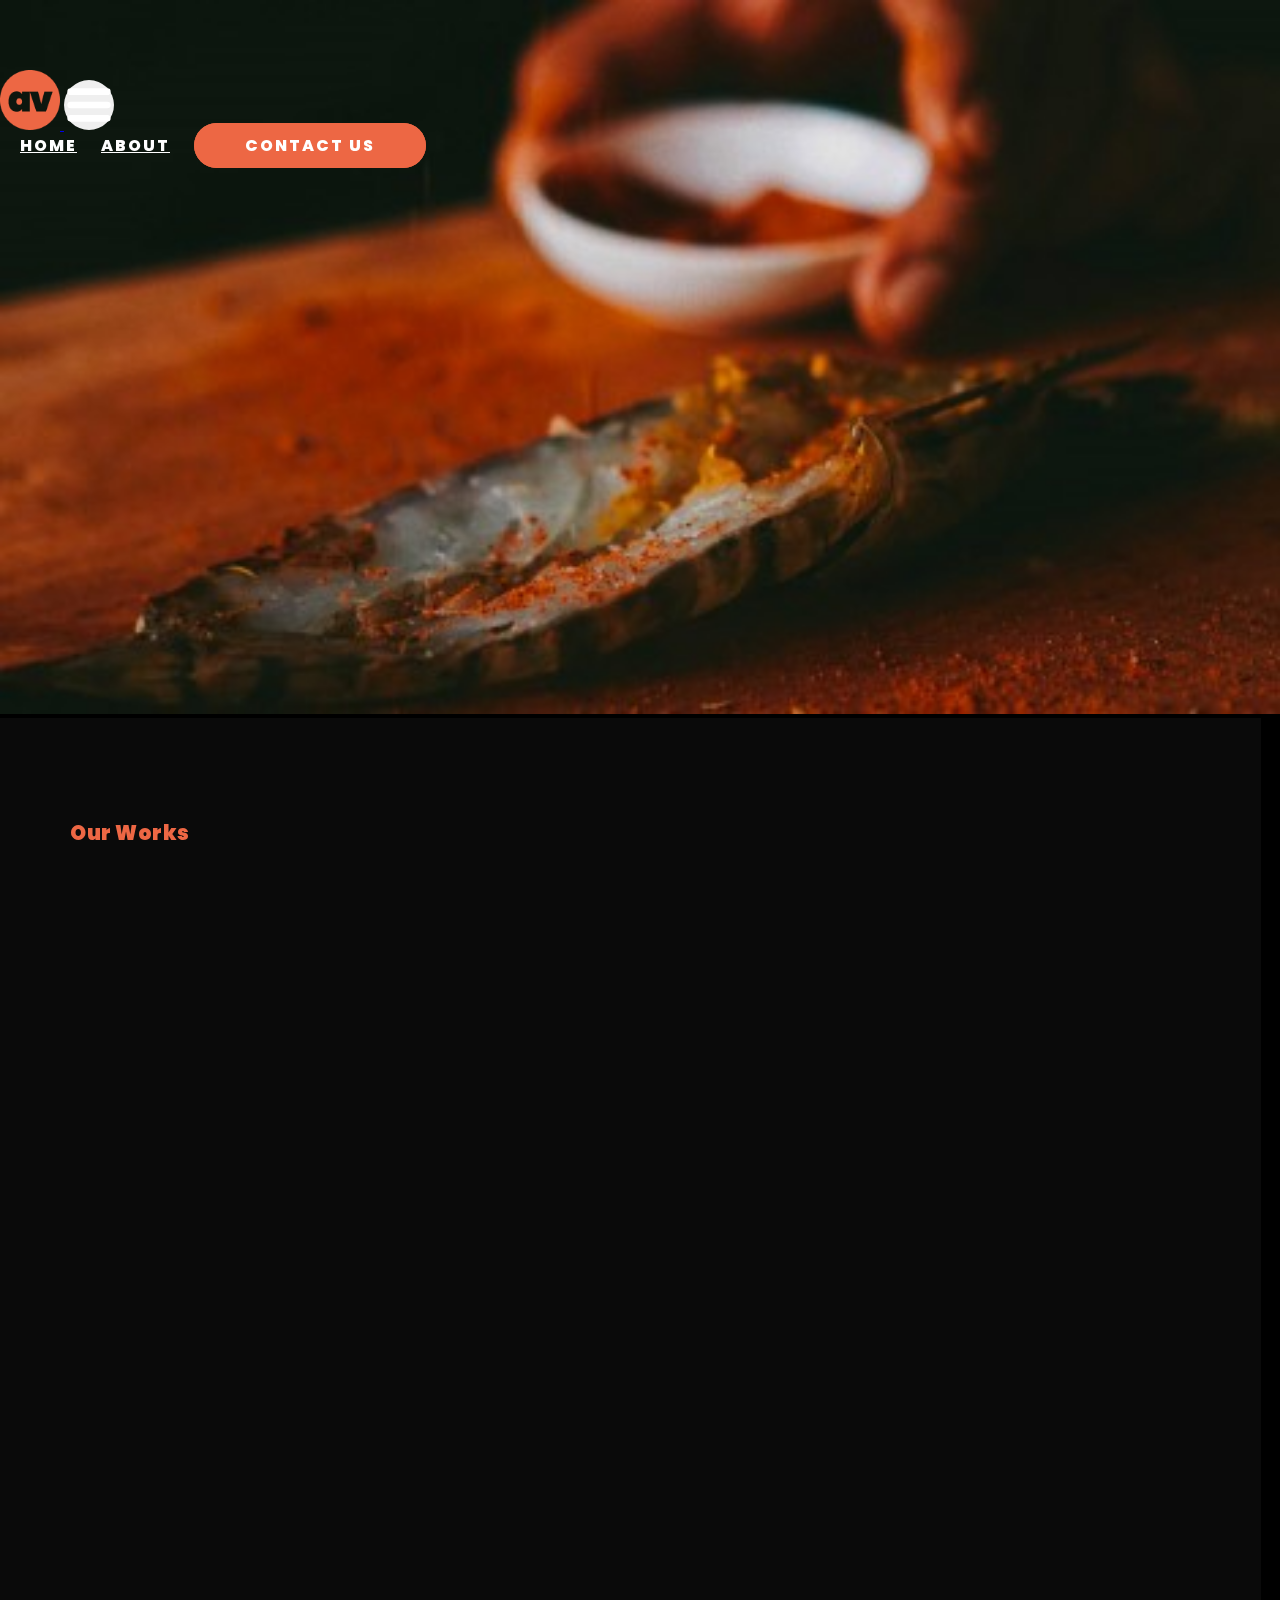
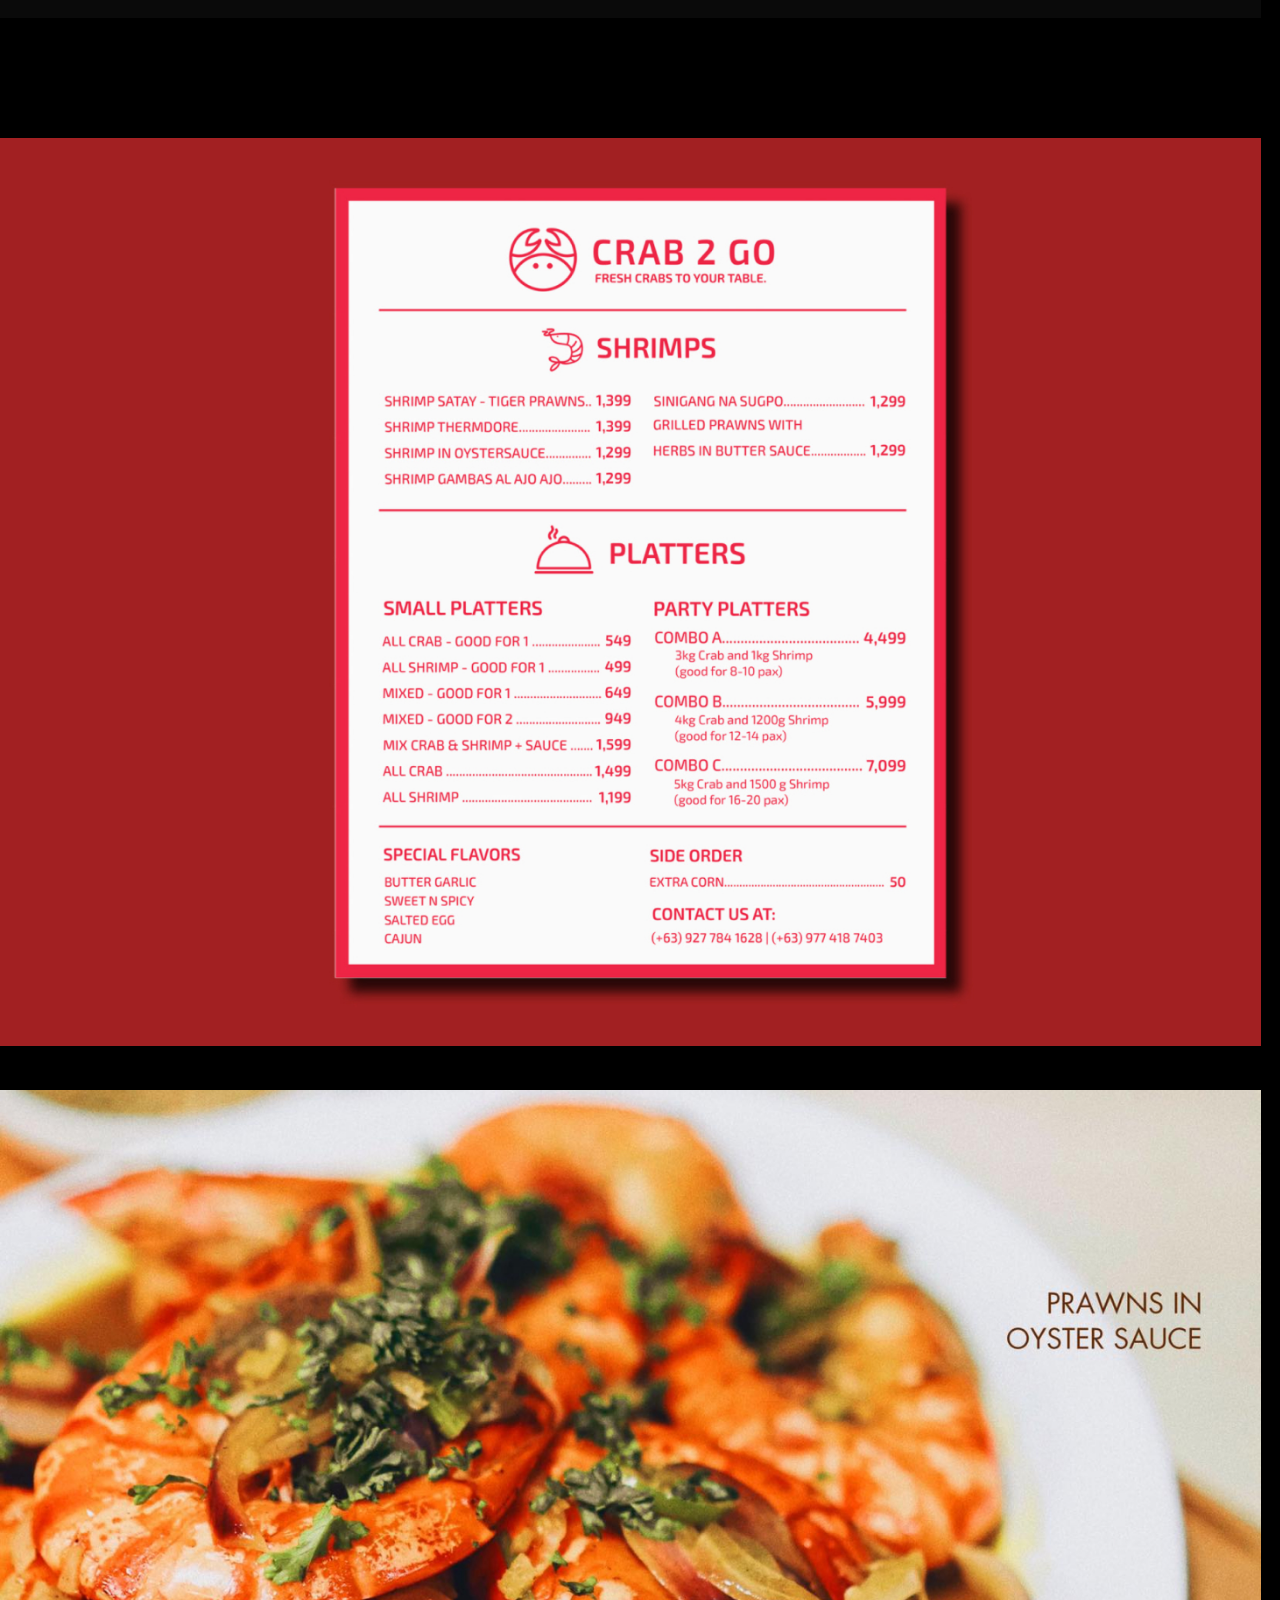
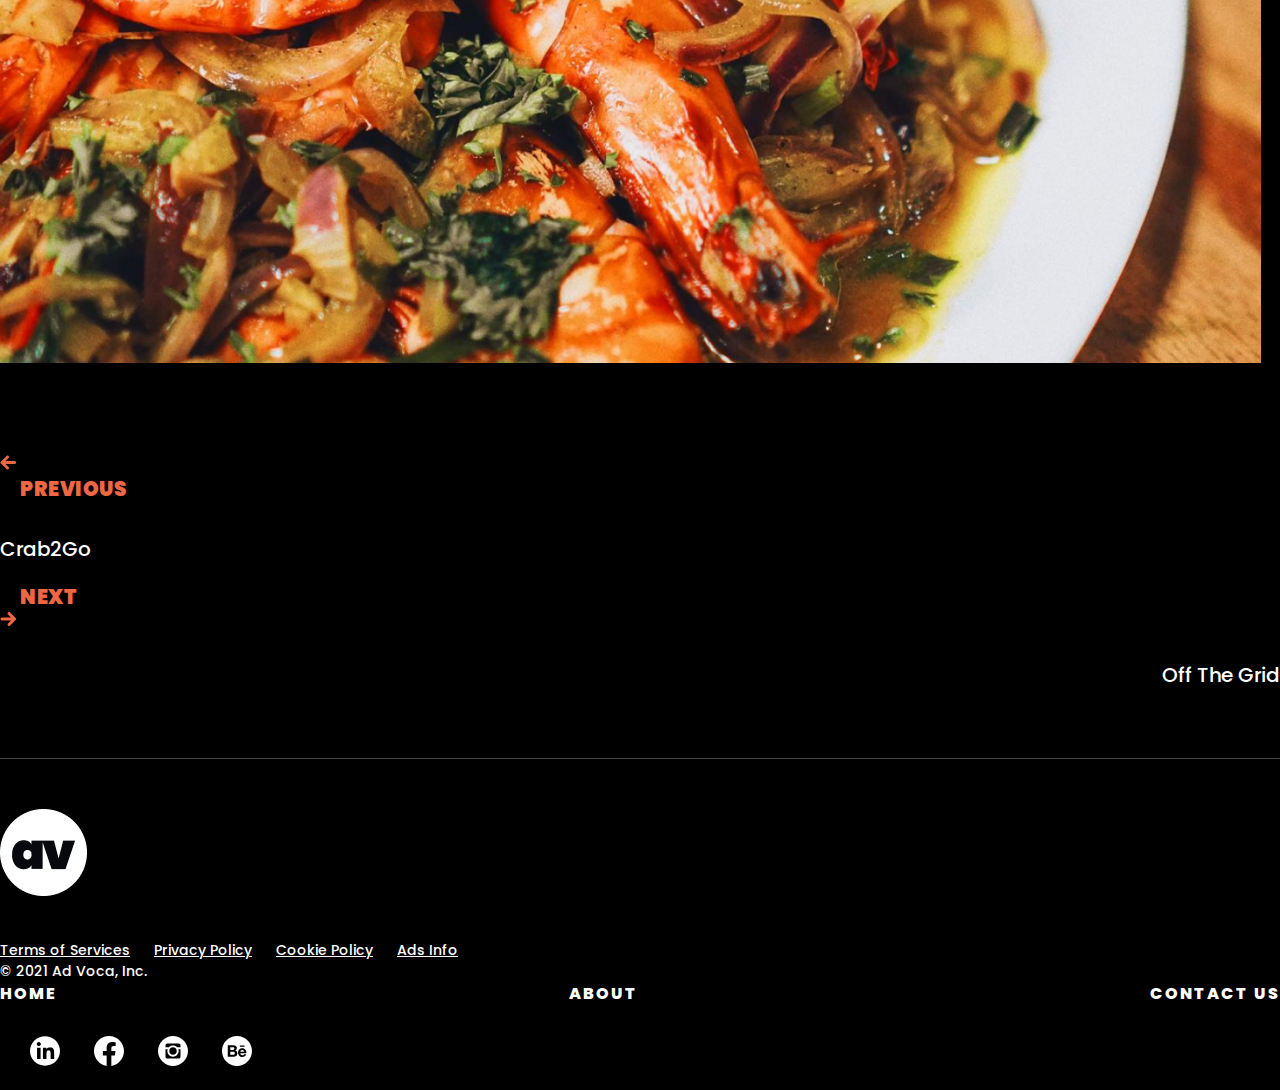
<file: brand/crab-to-go.html>
<!DOCTYPE html>
<html lang="en">
<head>
    <meta charset="UTF-8">
    <meta http-equiv="X-UA-Compatible" content="IE=edge">
    <meta name="viewport" content="width=device-width, initial-scale=1.0">
    <link rel="stylesheet" href="https://cdn.jsdelivr.net/npm/bootstrap@5.0.2/dist/css/bootstrap.min.css" integrity="sha384-EVSTQN3/azprG1Anm3QDgpJLIm9Nao0Yz1ztcQTwFspd3yD65VohhpuuCOmLASjC" crossorigin="anonymous">
    <link rel="stylesheet" href="../css/style.css">
    <link href="https://fonts.googleapis.com/css2?family=Poppins:wght@200;900&display=swap" rel="stylesheet">
    <title>Ad Voca</title>
</head>
<body class="brands">

    <div id="wrapper">
        <nav class="navbar navbar-expand-lg navbar-dark" style="position: absolute;">
            <div class="container">
                <a class="navbar-brand" href="/">
                    <img src="../assets/logo.png" alt="Ad Voca Logo" style="gray-scale: 100%">
                </a>
                <button onclick="openNav()" class="navbar-toggler" type="button" data-toggle="collapse" data-target="#navbarNavAltMarkup" aria-controls="navbarNavAltMarkup" aria-expanded="false" aria-label="Toggle navigation">
                    <span class="navbar-toggler-icon" style="background: none;" >
                        <svg xmlns="http://www.w3.org/2000/svg" viewBox="0 0 30 30"><path stroke="white" stroke-linecap="round" stroke-miterlimit="10" stroke-width="4" d="M4 7h22M4 15h22M4 23h22"/></svg>
                    </span>
                </button>
                <div class="collapse navbar-collapse justify-content-end" >
                  <div class="navbar-nav">
                    <a class="nav-item nav-link" href="/">Home</a>
                    <a class="nav-item nav-link" href="about.html">About</a>
                    <a class="nav-item nav-link button-default" href="contact.html">Contact Us</a>
                  </div>
                </div>

                <div id="mySidenav" class="sidenav">
                    <a href="javascript:void(0)" class="closebtn" onclick="closeNav()"><div>x</div></a>
                    <a href="/">Home</a>
                    <a href="about.html">About</a>
                    <a href="contact.html">Contact</a>
                </div>
            </div>    
        </nav>

        
        <section class="ohub-1 d-flex align-items-center">
            <img src="../assets/brands/crab2go/CRAB2GO - ASSET 11 1.jpg" alt="" width="100%">
        </section>

        <div class="content-container" style="width: 98.5%; margin-right: auto">
            <div class="row">
                <div class="col-md-3 links-container d-flex flex-column justify-content-start">
                    <a href="#works" class="h5 client active">Our Works</a>
                </div>

                <div class="col-md-9 brands-container brands-section" id="works">
                    <img src="../assets/brands/crab2go/visual-1.jpg" alt="" style="width: 100%; margin: 20px 0px">
                    <img src="../assets/brands/crab2go/visual-2.jpg" alt="" style="width: 100%; margin: 20px 0px">
                </div>
            </div>
        </div>

        <div class="container d-flex align-items-baseline justify-content-between" style="padding: 50px 0px; margin-bottom: 0px;">
            <a href="crab-to-go.html" style="margin: 0px 20px; text-decoration: none;">
                <div class="d-flex align-items-center justify-content-start">
                    <img src="../assets/brands/OHUB/prev.png" alt="">
                    <h5 class="h5 color-white prev" style="margin: 0px">PREVIOUS</h5>
                </div>
                <p class="body-large color-white" style="margin-top: 30px;">Crab2Go</p>
            </a>
            <a href="off-the-grid.html" style="margin: 0px 20px; text-decoration: none;">
                <div class="d-flex align-items-center justify-content-end">
                    <h5 class="h5 color-white prev" style="margin: 0px">NEXT</h5>
                    <img src="../assets/brands/OHUB/next.png" alt="">
                </div>
                <p class="body-large color-white" style="margin-top: 30px; text-align: right;">Off The Grid</p>
            </a>
        </div>
        

        <footer class="site-footer">
            <div class="container">
                <div class="row align-items-center">
                    <div class="col-md-6">
                        <div class="footer-logo-container">
                            <img src="../assets/footer-logo.png" alt="">
                        </div>
                        <div class="footer-links">
                            <a href="#">Terms of Services</a>
                            <a href="#">Privacy Policy</a>
                            <a href="#">Cookie Policy</a>
                            <a href="#">Ads Info</a>
                        </div>
                        <p>© 2021 Ad Voca, Inc.</p>
                    </div>
                    <div class="col-md-6 d-flex flex-column align-items-end justify-content-end">
                        <div class="menu-links">
                            <a href="../index.html">Home</a>
                            <a href="../about.html">About</a>
                            <a href="../contact.html">Contact Us</a>
                        </div>

                        <div class="social-links">
                            <a href="#">
                                <img src="../assets/linkedin.svg" alt="">
                            </a>
                            <a href="#">
                                <img src="../assets/facebook.svg" alt="">
                            </a>
                            <a href="#">
                                <img src="../assets/instagram.svg" alt="">
                            </a>
                            <a href="#">
                                <img src="../assets/Be.svg" alt="">
                            </a>
                        </div>
                    </div>
                </div>
            </div>
        </footer>
    </div>


    
    <!-- Script Section -->
    
    
    <script src="https://code.jquery.com/jquery-3.2.1.slim.min.js" integrity="sha384-KJ3o2DKtIkvYIK3UENzmM7KCkRr/rE9/Qpg6aAZGJwFDMVNA/GpGFF93hXpG5KkN" crossorigin="anonymous"></script>
    <script src="https://cdnjs.cloudflare.com/ajax/libs/popper.js/1.12.9/umd/popper.min.js" integrity="sha384-ApNbgh9B+Y1QKtv3Rn7W3mgPxhU9K/ScQsAP7hUibX39j7fakFPskvXusvfa0b4Q" crossorigin="anonymous"></script>
    <script src="https://maxcdn.bootstrapcdn.com/bootstrap/4.0.0/js/bootstrap.min.js" integrity="sha384-JZR6Spejh4U02d8jOt6vLEHfe/JQGiRRSQQxSfFWpi1MquVdAyjUar5+76PVCmYl" crossorigin="anonymous"></script>
    
    <script>
        $('.carousel').carousel({
            interval: 2000
        })
    </script>

    <script src="../js/script.js"></script>
    <script src="../js/scroll.js"></script>
    <script>
        window.onscroll = () => {
        var current = "client";

        sections.forEach((section) => {
            const sectionTop = section.offsetTop;
            if (window.scrollY >= sectionTop - 80) {
            current = section.getAttribute("id"); 
            }
        });

        navLi.forEach((li) => {
            li.classList.remove("active");
            if (li.classList.contains(current)) {
            li.classList.add("active");
            }
        });
        };
    </script>
</body>
</html>
</file>
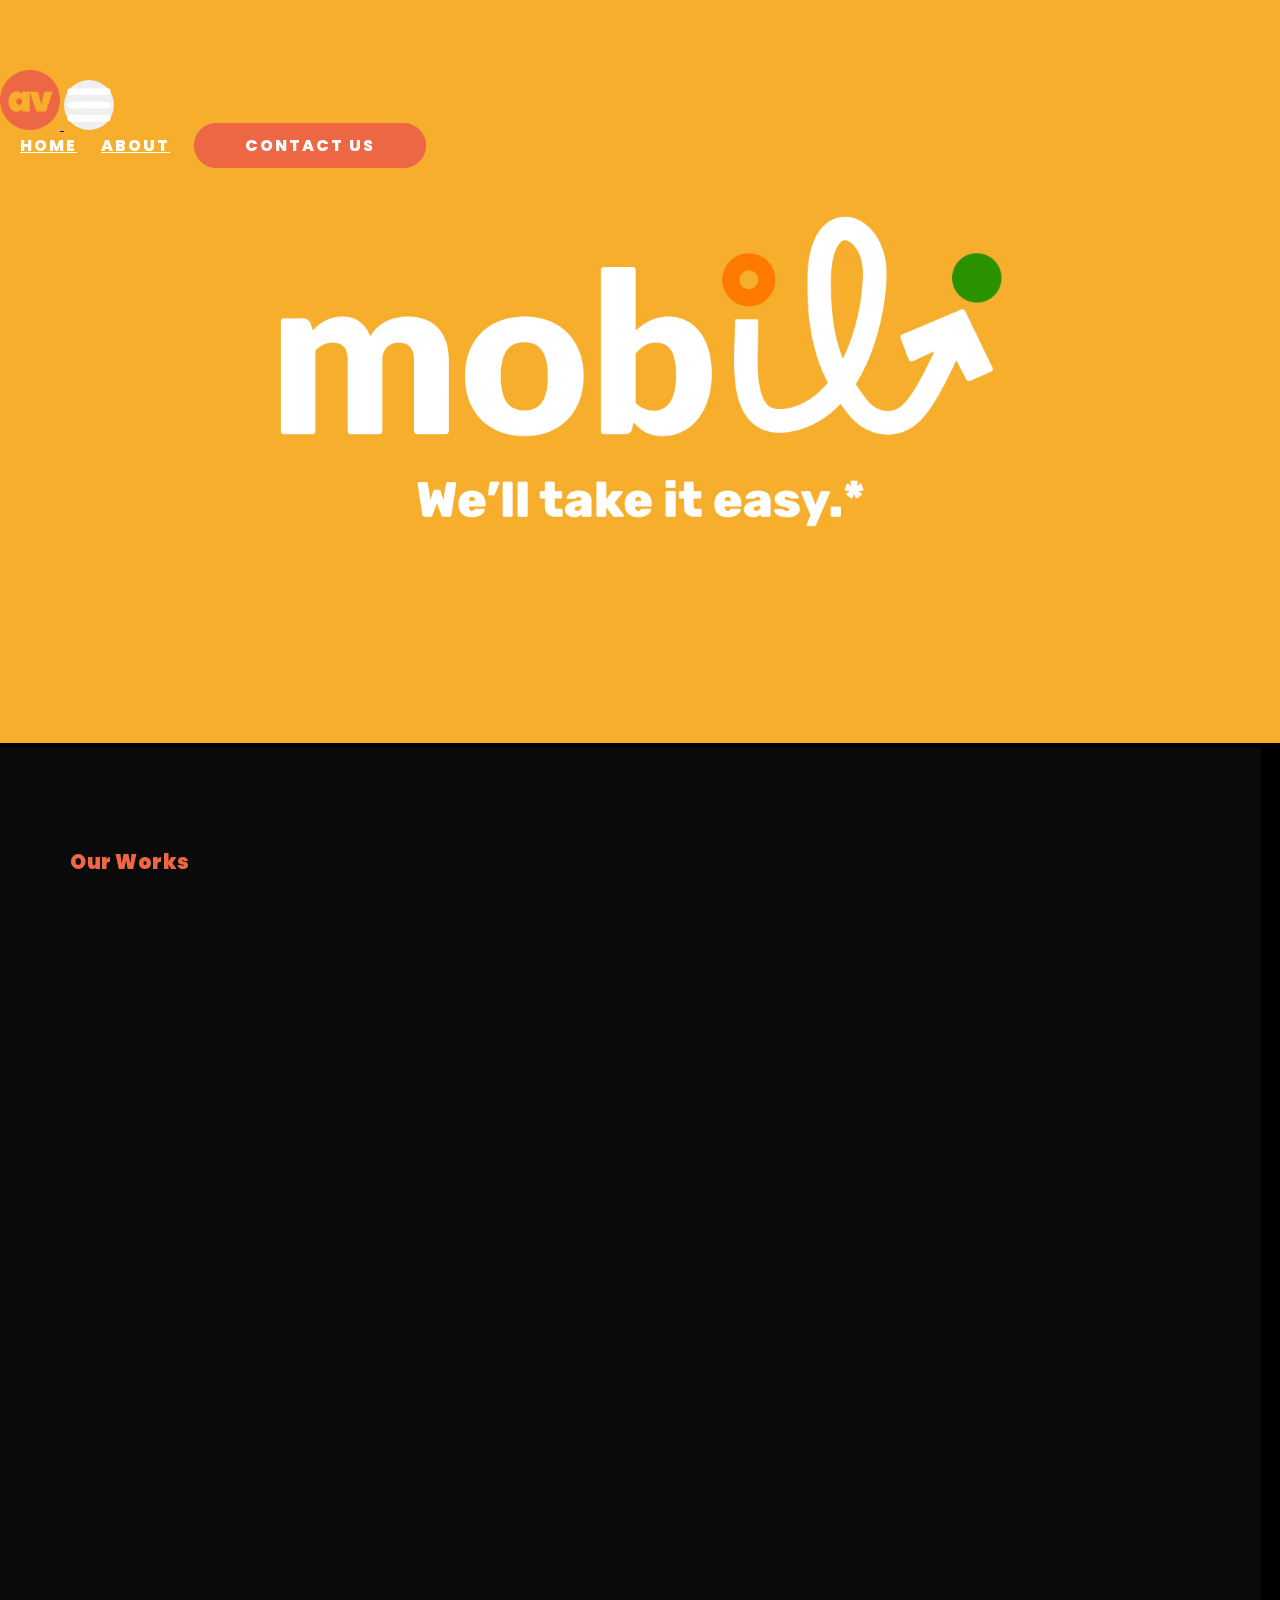
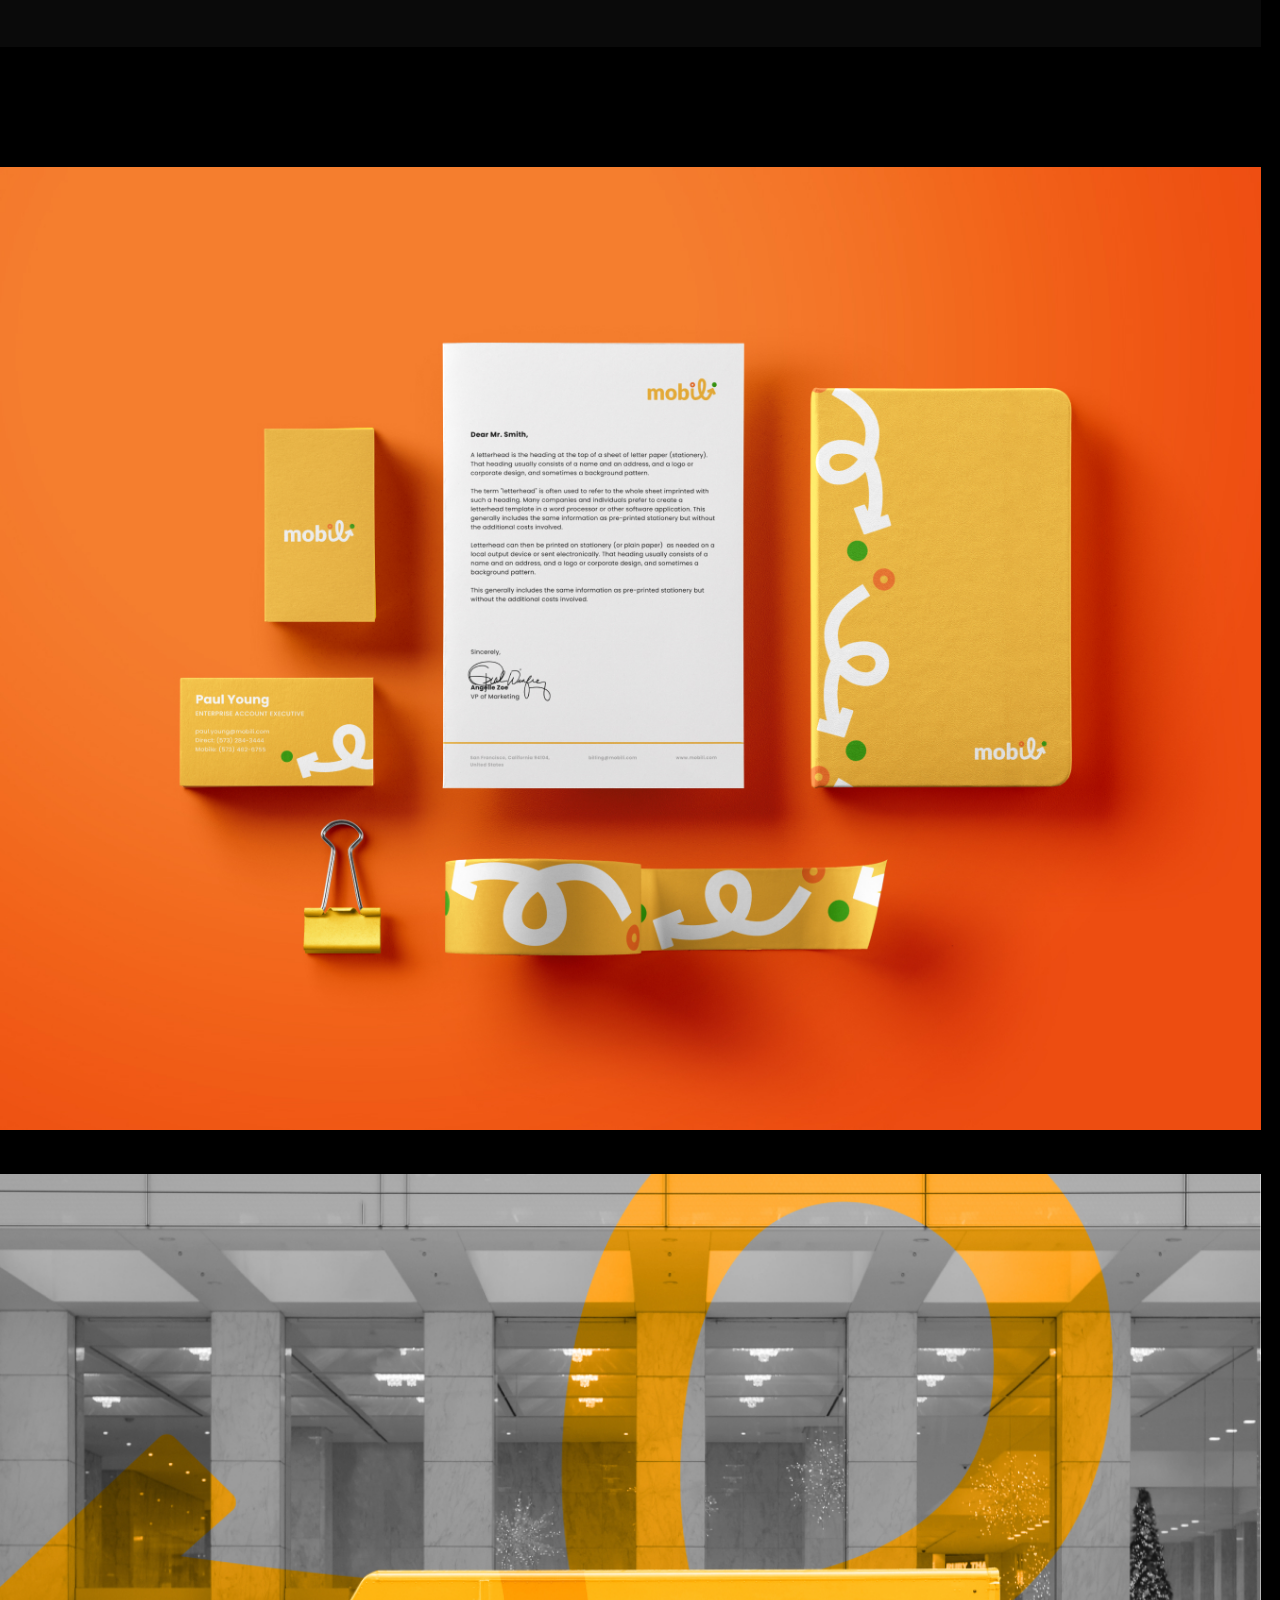
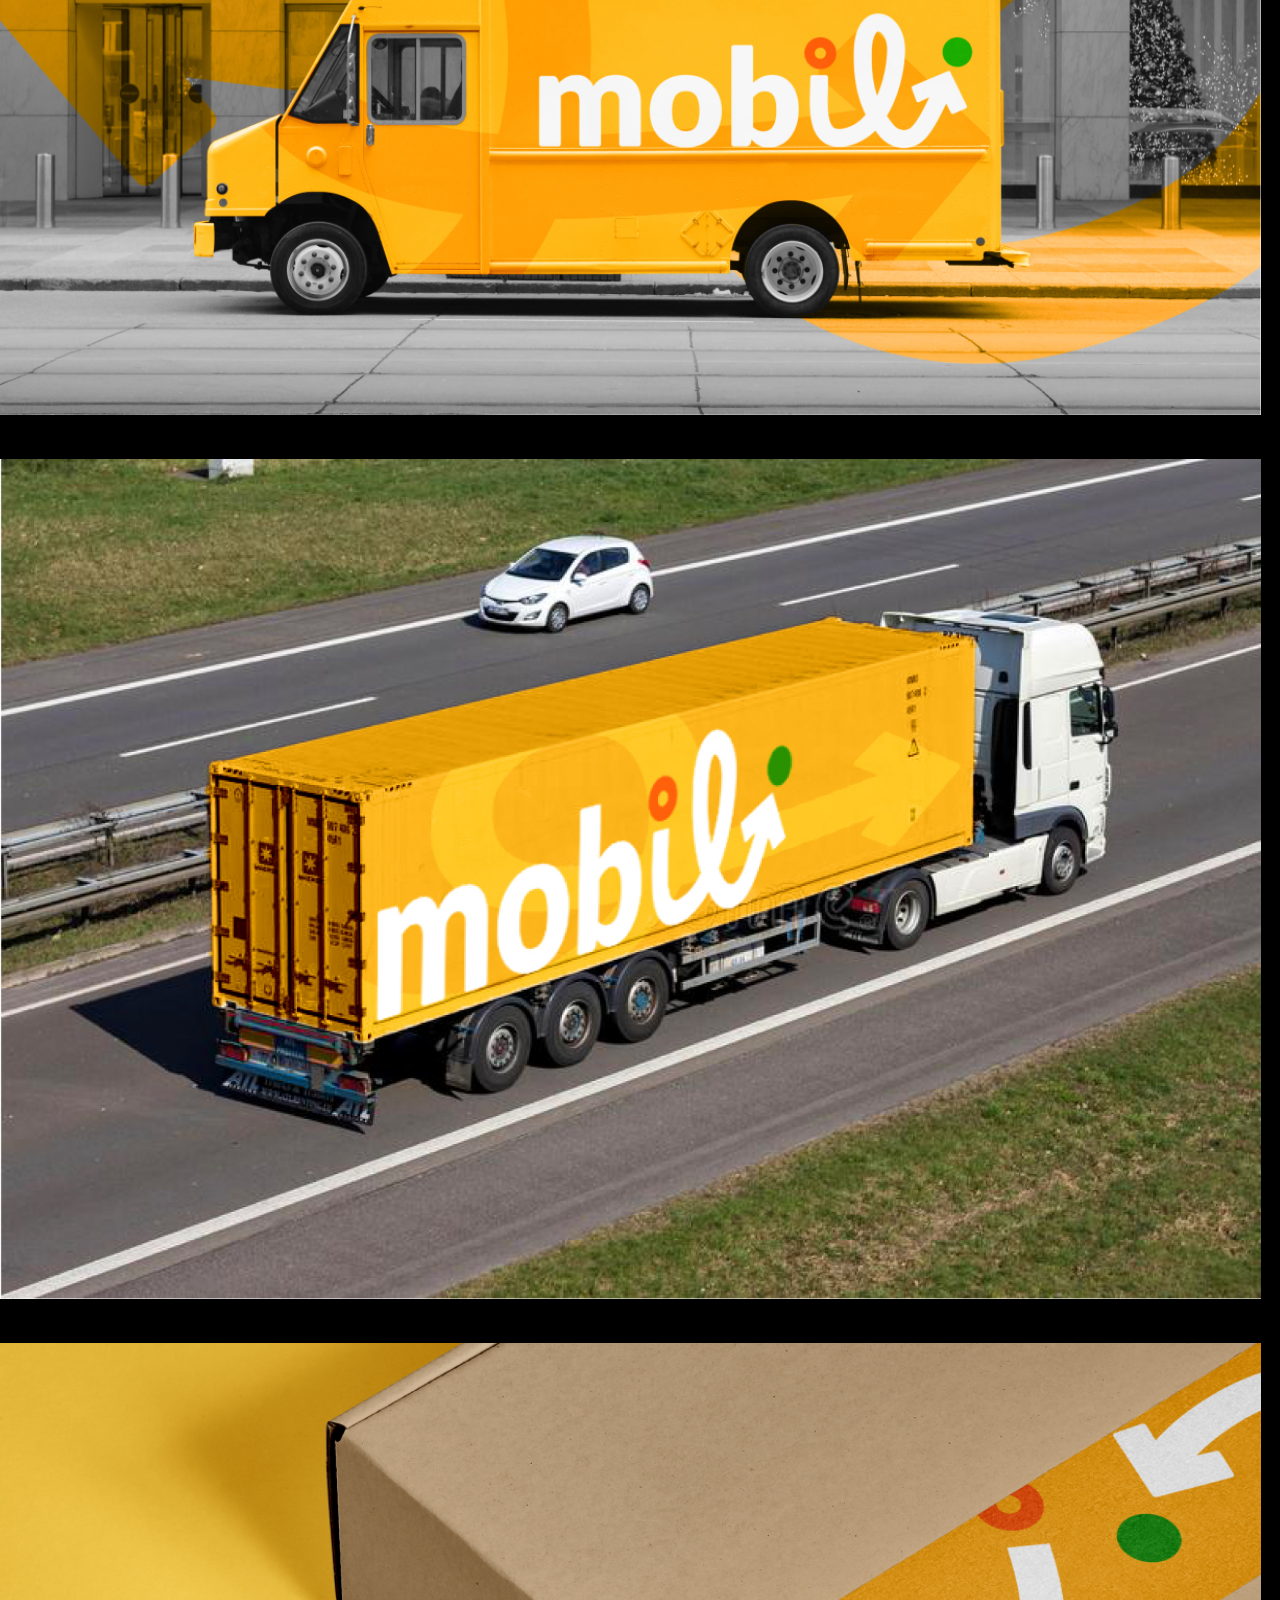
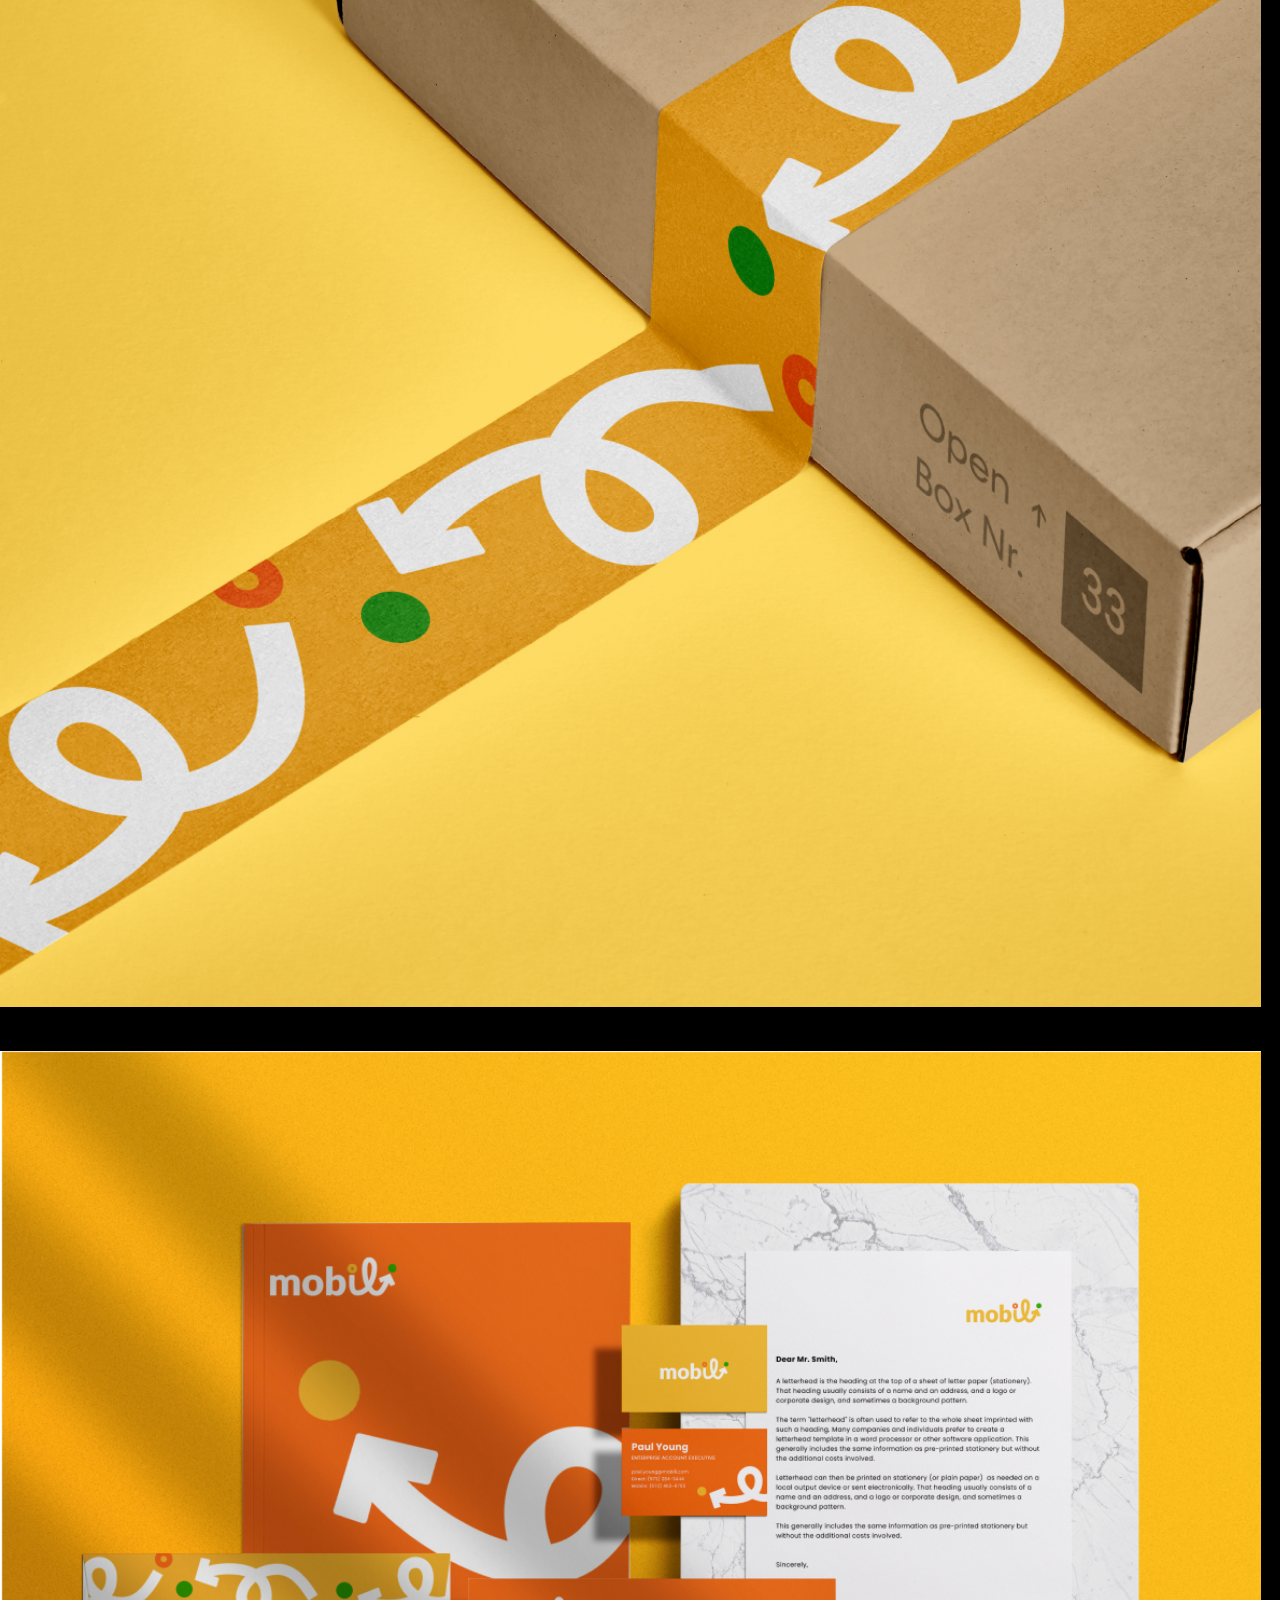
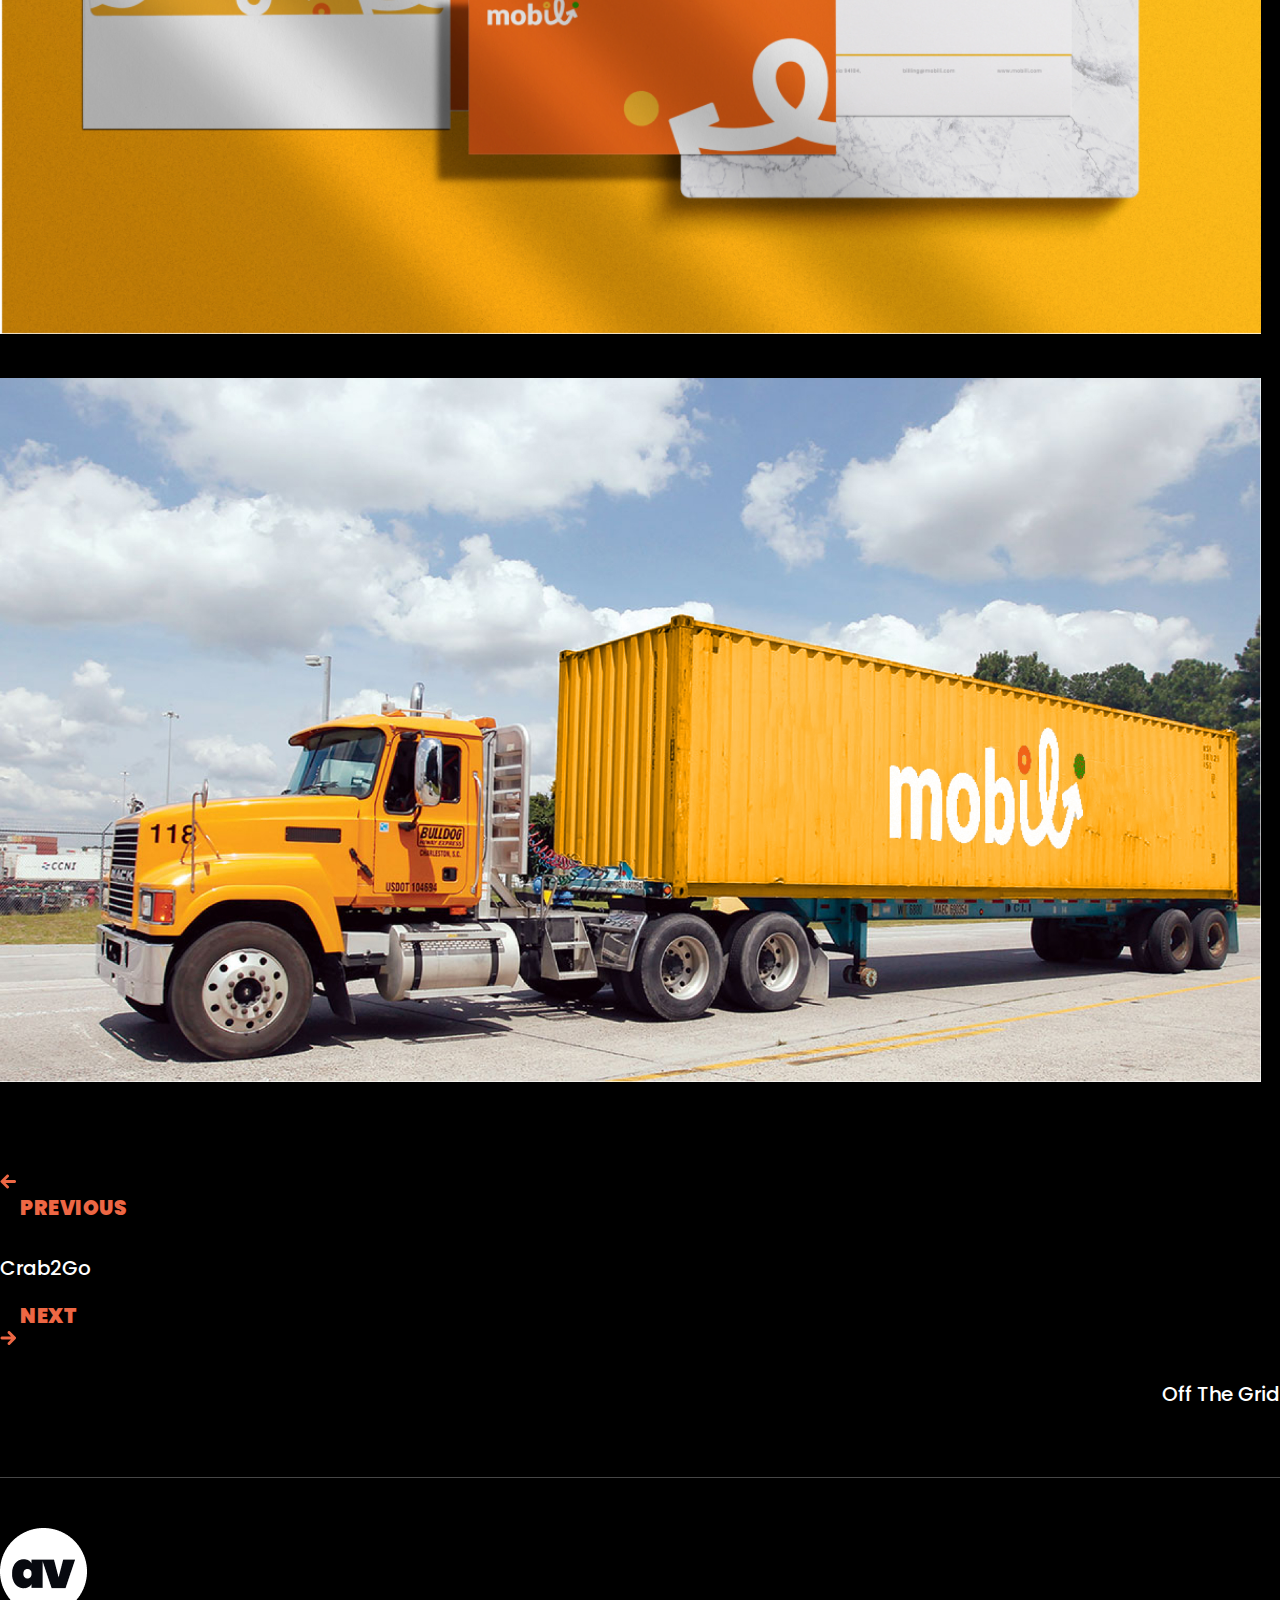
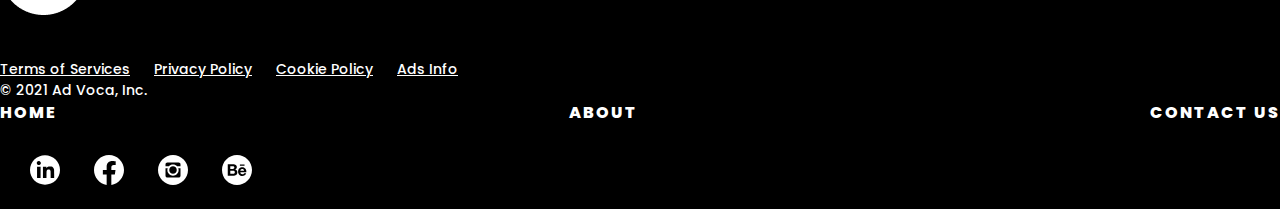
<file: brand/mobili.html>
<!DOCTYPE html>
<html lang="en">
<head>
    <meta charset="UTF-8">
    <meta http-equiv="X-UA-Compatible" content="IE=edge">
    <meta name="viewport" content="width=device-width, initial-scale=1.0">
    <link rel="stylesheet" href="https://cdn.jsdelivr.net/npm/bootstrap@5.0.2/dist/css/bootstrap.min.css" integrity="sha384-EVSTQN3/azprG1Anm3QDgpJLIm9Nao0Yz1ztcQTwFspd3yD65VohhpuuCOmLASjC" crossorigin="anonymous">
    <link rel="stylesheet" href="../css/style.css">
    <link href="https://fonts.googleapis.com/css2?family=Poppins:wght@200;900&display=swap" rel="stylesheet">
    <title>Ad Voca</title>
</head>
<body class="brands">

    <div id="wrapper">
        <nav class="navbar navbar-expand-lg navbar-dark" style="position: absolute;">
            <div class="container">
                <a class="navbar-brand" href="/">
                    <img src="../assets/logo.png" alt="Ad Voca Logo" style="gray-scale: 100%">
                </a>
                <button onclick="openNav()" class="navbar-toggler" type="button" data-toggle="collapse" data-target="#navbarNavAltMarkup" aria-controls="navbarNavAltMarkup" aria-expanded="false" aria-label="Toggle navigation">
                    <span class="navbar-toggler-icon" style="background: none;" >
                        <svg xmlns="http://www.w3.org/2000/svg" viewBox="0 0 30 30"><path stroke="white" stroke-linecap="round" stroke-miterlimit="10" stroke-width="4" d="M4 7h22M4 15h22M4 23h22"/></svg>
                    </span>
                </button>
                <div class="collapse navbar-collapse justify-content-end" >
                  <div class="navbar-nav">
                    <a class="nav-item nav-link" href="/">Home</a>
                    <a class="nav-item nav-link" href="about.html">About</a>
                    <a class="nav-item nav-link button-default" href="contact.html">Contact Us</a>
                  </div>
                </div>

                <div id="mySidenav" class="sidenav">
                    <a href="javascript:void(0)" class="closebtn" onclick="closeNav()"><div>x</div></a>
                    <a href="/">Home</a>
                    <a href="about.html">About</a>
                    <a href="contact.html">Contact</a>
                </div>
            </div>    
        </nav>

        
        <section class="ohub-1 d-flex align-items-center">
            <img src="../assets/brands/MOBILI/hero.jpg" alt="" width="100%">
        </section>

        <div class="content-container" style="width: 98.5%; margin-right: auto">
            <div class="row">
                <div class="col-md-3 links-container d-flex flex-column justify-content-start">
                    <a href="#works" class="h5 client active">Our Works</a>
                </div>

                <div class="col-md-9 brands-container brands-section" id="works">
                    <img src="../assets/brands/MOBILI/1.jpg" alt="" style="width: 100%; margin: 20px 0px">
                    <img src="../assets/brands/MOBILI/2.jpg" alt="" style="width: 100%; margin: 20px 0px">
                    <img src="../assets/brands/MOBILI/3.jpg" alt="" style="width: 100%; margin: 20px 0px">
                    <img src="../assets/brands/MOBILI/4.jpg" alt="" style="width: 100%; margin: 20px 0px">
                    <img src="../assets/brands/MOBILI/5.jpg" alt="" style="width: 100%; margin: 20px 0px">
                    <img src="../assets/brands/MOBILI/6.jpg" alt="" style="width: 100%; margin: 20px 0px">
                </div>
            </div>
        </div>

        <div class="container d-flex align-items-baseline justify-content-between" style="padding: 50px 0px; margin-bottom: 0px;">
            <a href="crab-to-go.html" style="margin: 0px 20px; text-decoration: none;">
                <div class="d-flex align-items-center justify-content-start">
                    <img src="../assets/brands/OHUB/prev.png" alt="">
                    <h5 class="h5 color-white prev" style="margin: 0px">PREVIOUS</h5>
                </div>
                <p class="body-large color-white" style="margin-top: 30px;">Crab2Go</p>
            </a>
            <a href="off-the-grid.html" style="margin: 0px 20px; text-decoration: none;">
                <div class="d-flex align-items-center justify-content-end">
                    <h5 class="h5 color-white prev" style="margin: 0px">NEXT</h5>
                    <img src="../assets/brands/OHUB/next.png" alt="">
                </div>
                <p class="body-large color-white" style="margin-top: 30px; text-align: right;">Off The Grid</p>
            </a>
        </div>
        

        <footer class="site-footer">
            <div class="container">
                <div class="row align-items-center">
                    <div class="col-md-6">
                        <div class="footer-logo-container">
                            <img src="../assets/footer-logo.png" alt="">
                        </div>
                        <div class="footer-links">
                            <a href="#">Terms of Services</a>
                            <a href="#">Privacy Policy</a>
                            <a href="#">Cookie Policy</a>
                            <a href="#">Ads Info</a>
                        </div>
                        <p>© 2021 Ad Voca, Inc.</p>
                    </div>
                    <div class="col-md-6 d-flex flex-column align-items-end justify-content-end">
                        <div class="menu-links">
                            <a href="../index.html">Home</a>
                            <a href="../about.html">About</a>
                            <a href="../contact.html">Contact Us</a>
                        </div>

                        <div class="social-links">
                            <a href="#">
                                <img src="../assets/linkedin.svg" alt="">
                            </a>
                            <a href="#">
                                <img src="../assets/facebook.svg" alt="">
                            </a>
                            <a href="#">
                                <img src="../assets/instagram.svg" alt="">
                            </a>
                            <a href="#">
                                <img src="../assets/Be.svg" alt="">
                            </a>
                        </div>
                    </div>
                </div>
            </div>
        </footer>
    </div>


    
    <!-- Script Section -->
    
    
    <script src="https://code.jquery.com/jquery-3.2.1.slim.min.js" integrity="sha384-KJ3o2DKtIkvYIK3UENzmM7KCkRr/rE9/Qpg6aAZGJwFDMVNA/GpGFF93hXpG5KkN" crossorigin="anonymous"></script>
    <script src="https://cdnjs.cloudflare.com/ajax/libs/popper.js/1.12.9/umd/popper.min.js" integrity="sha384-ApNbgh9B+Y1QKtv3Rn7W3mgPxhU9K/ScQsAP7hUibX39j7fakFPskvXusvfa0b4Q" crossorigin="anonymous"></script>
    <script src="https://maxcdn.bootstrapcdn.com/bootstrap/4.0.0/js/bootstrap.min.js" integrity="sha384-JZR6Spejh4U02d8jOt6vLEHfe/JQGiRRSQQxSfFWpi1MquVdAyjUar5+76PVCmYl" crossorigin="anonymous"></script>
    
    <script>
        $('.carousel').carousel({
            interval: 2000
        })
    </script>

    <script src="../js/script.js"></script>
    <script src="../js/scroll.js"></script>
    <script>
        window.onscroll = () => {
        var current = "client";

        sections.forEach((section) => {
            const sectionTop = section.offsetTop;
            if (window.scrollY >= sectionTop - 80) {
            current = section.getAttribute("id"); 
            }
        });

        navLi.forEach((li) => {
            li.classList.remove("active");
            if (li.classList.contains(current)) {
            li.classList.add("active");
            }
        });
        };
    </script>
</body>
</html>
</file>
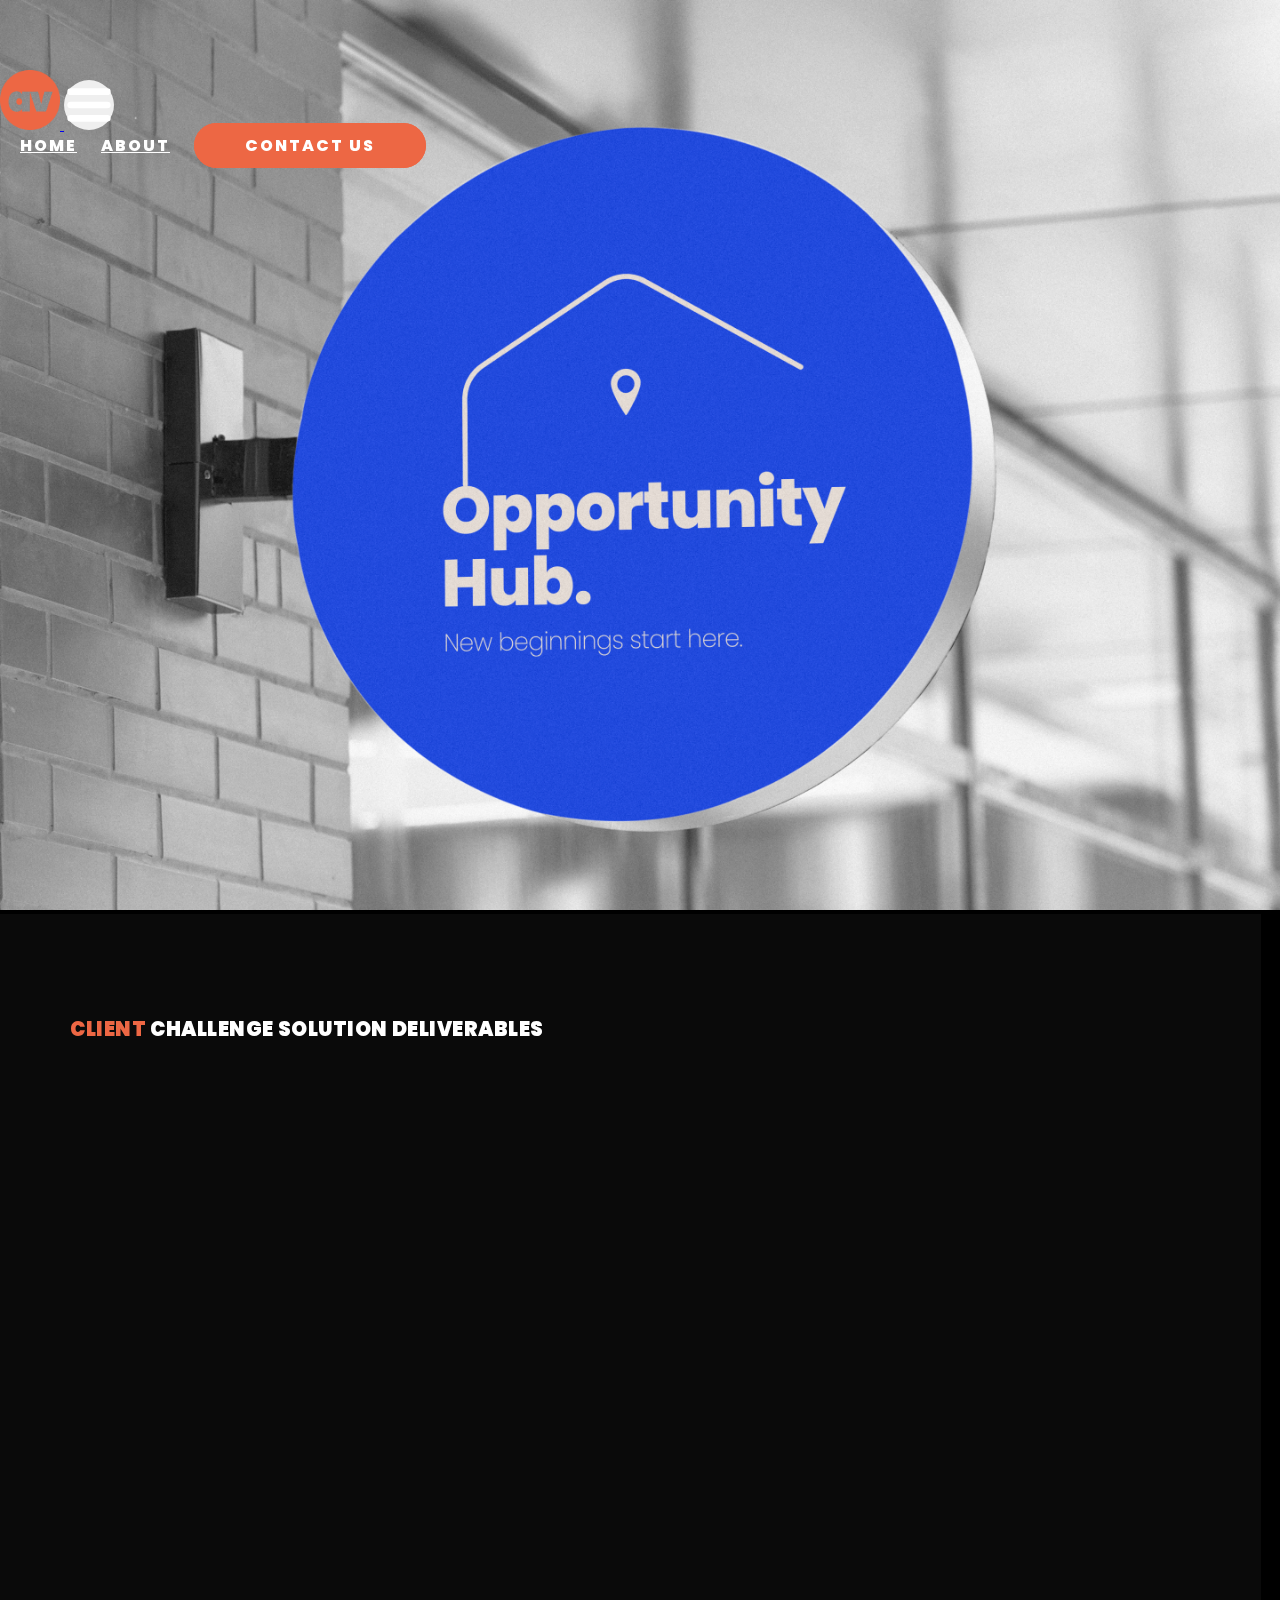
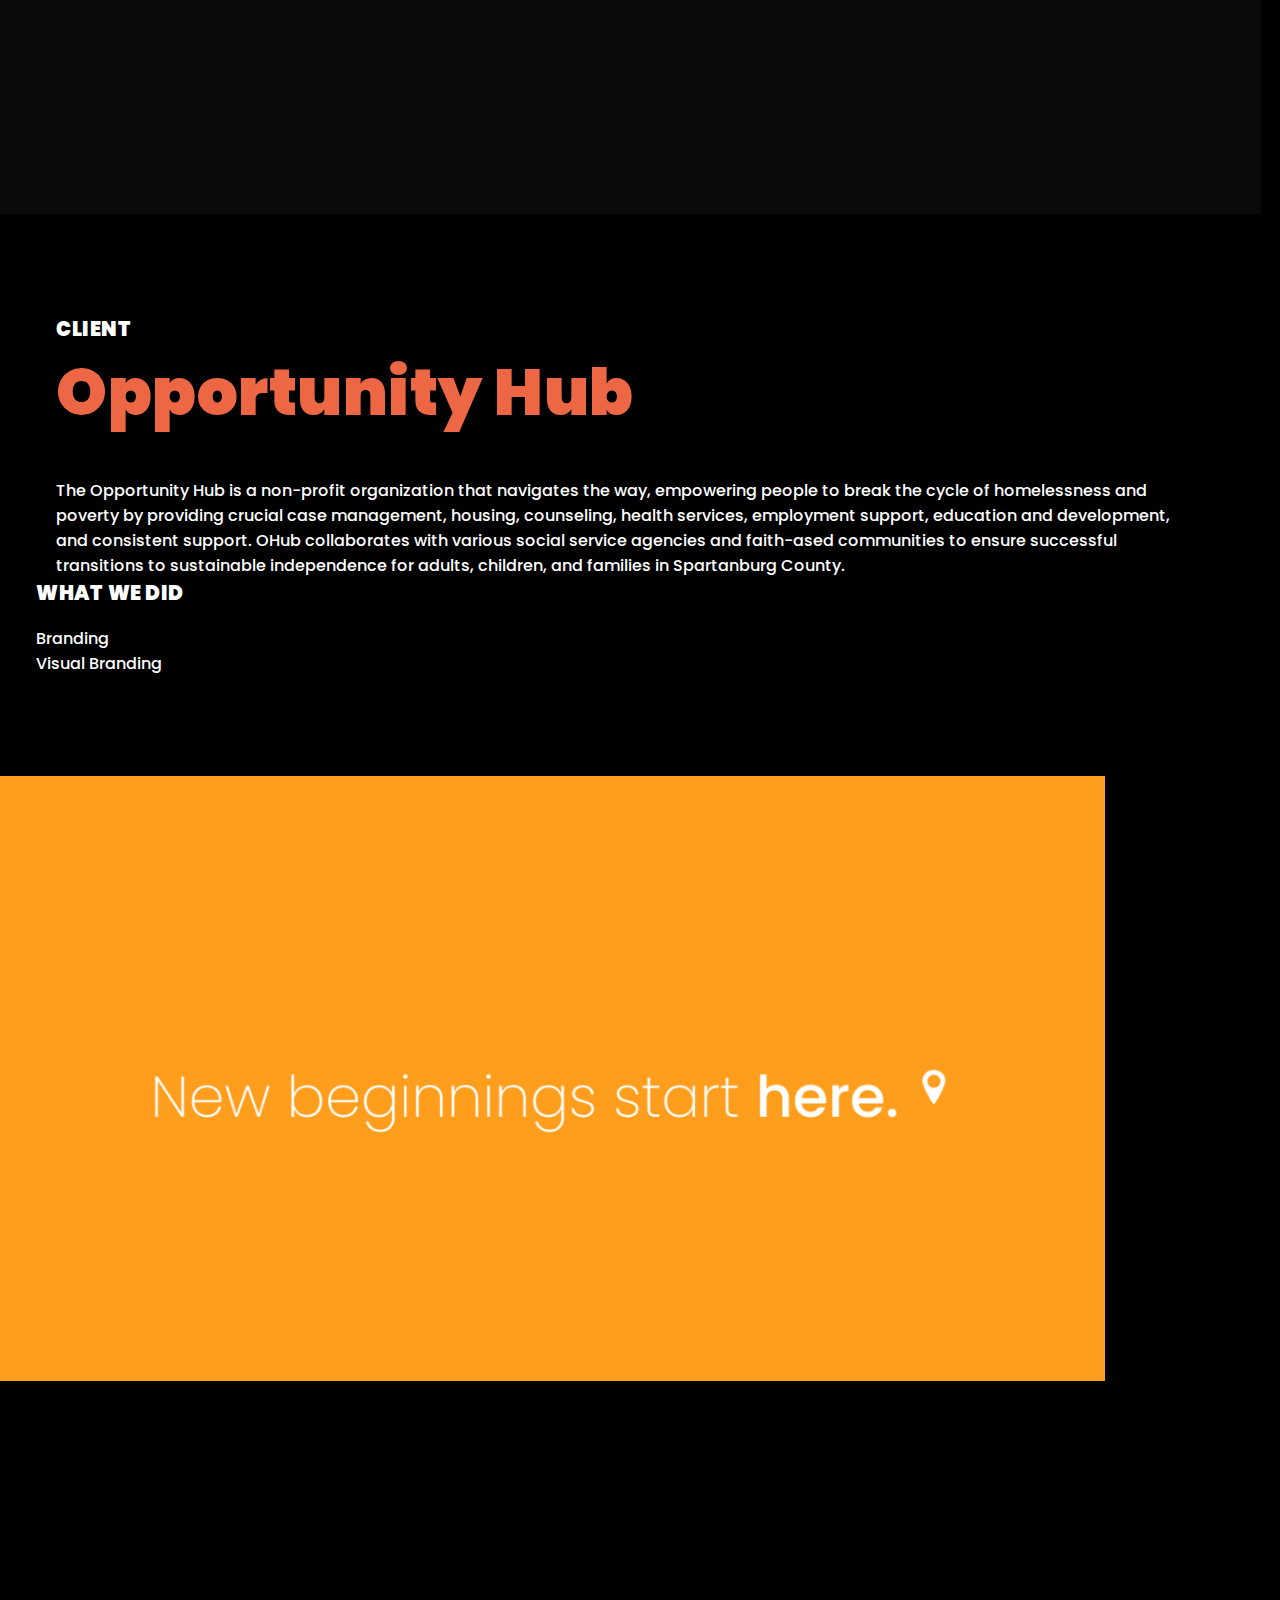
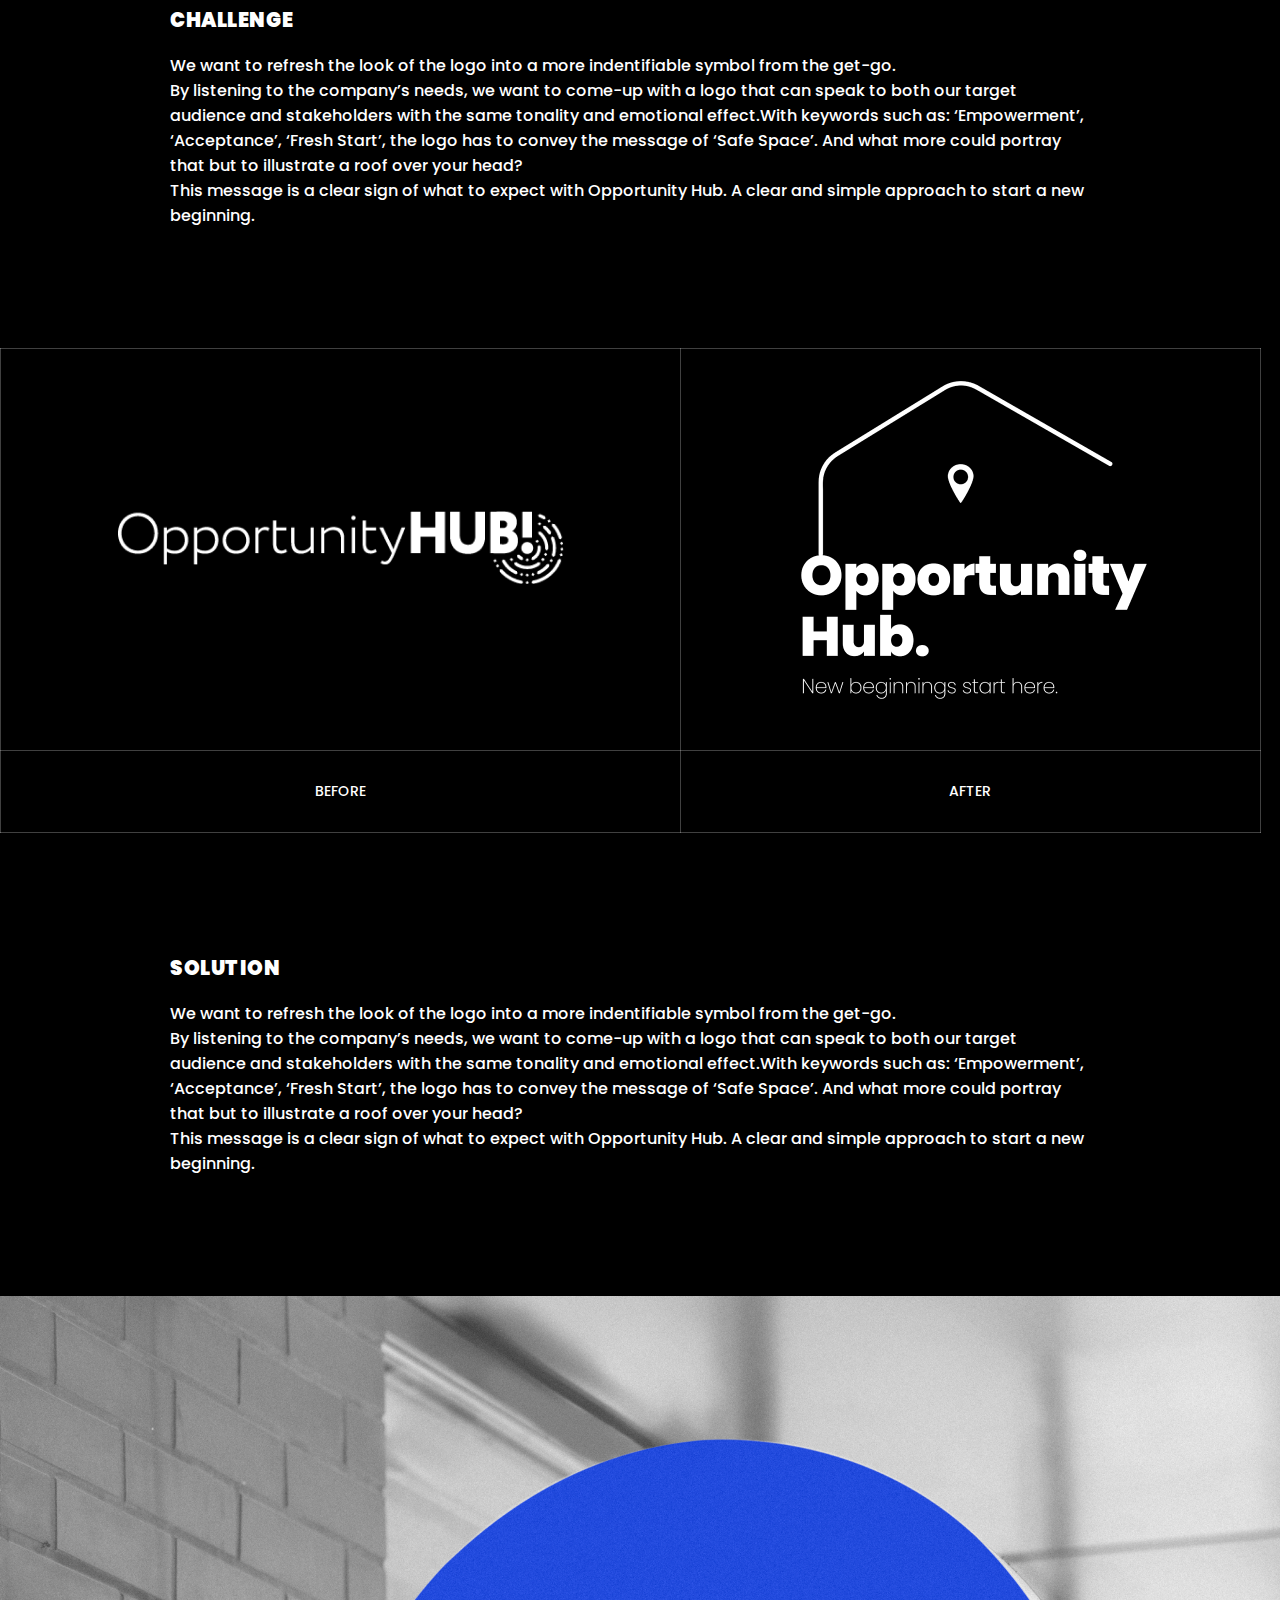
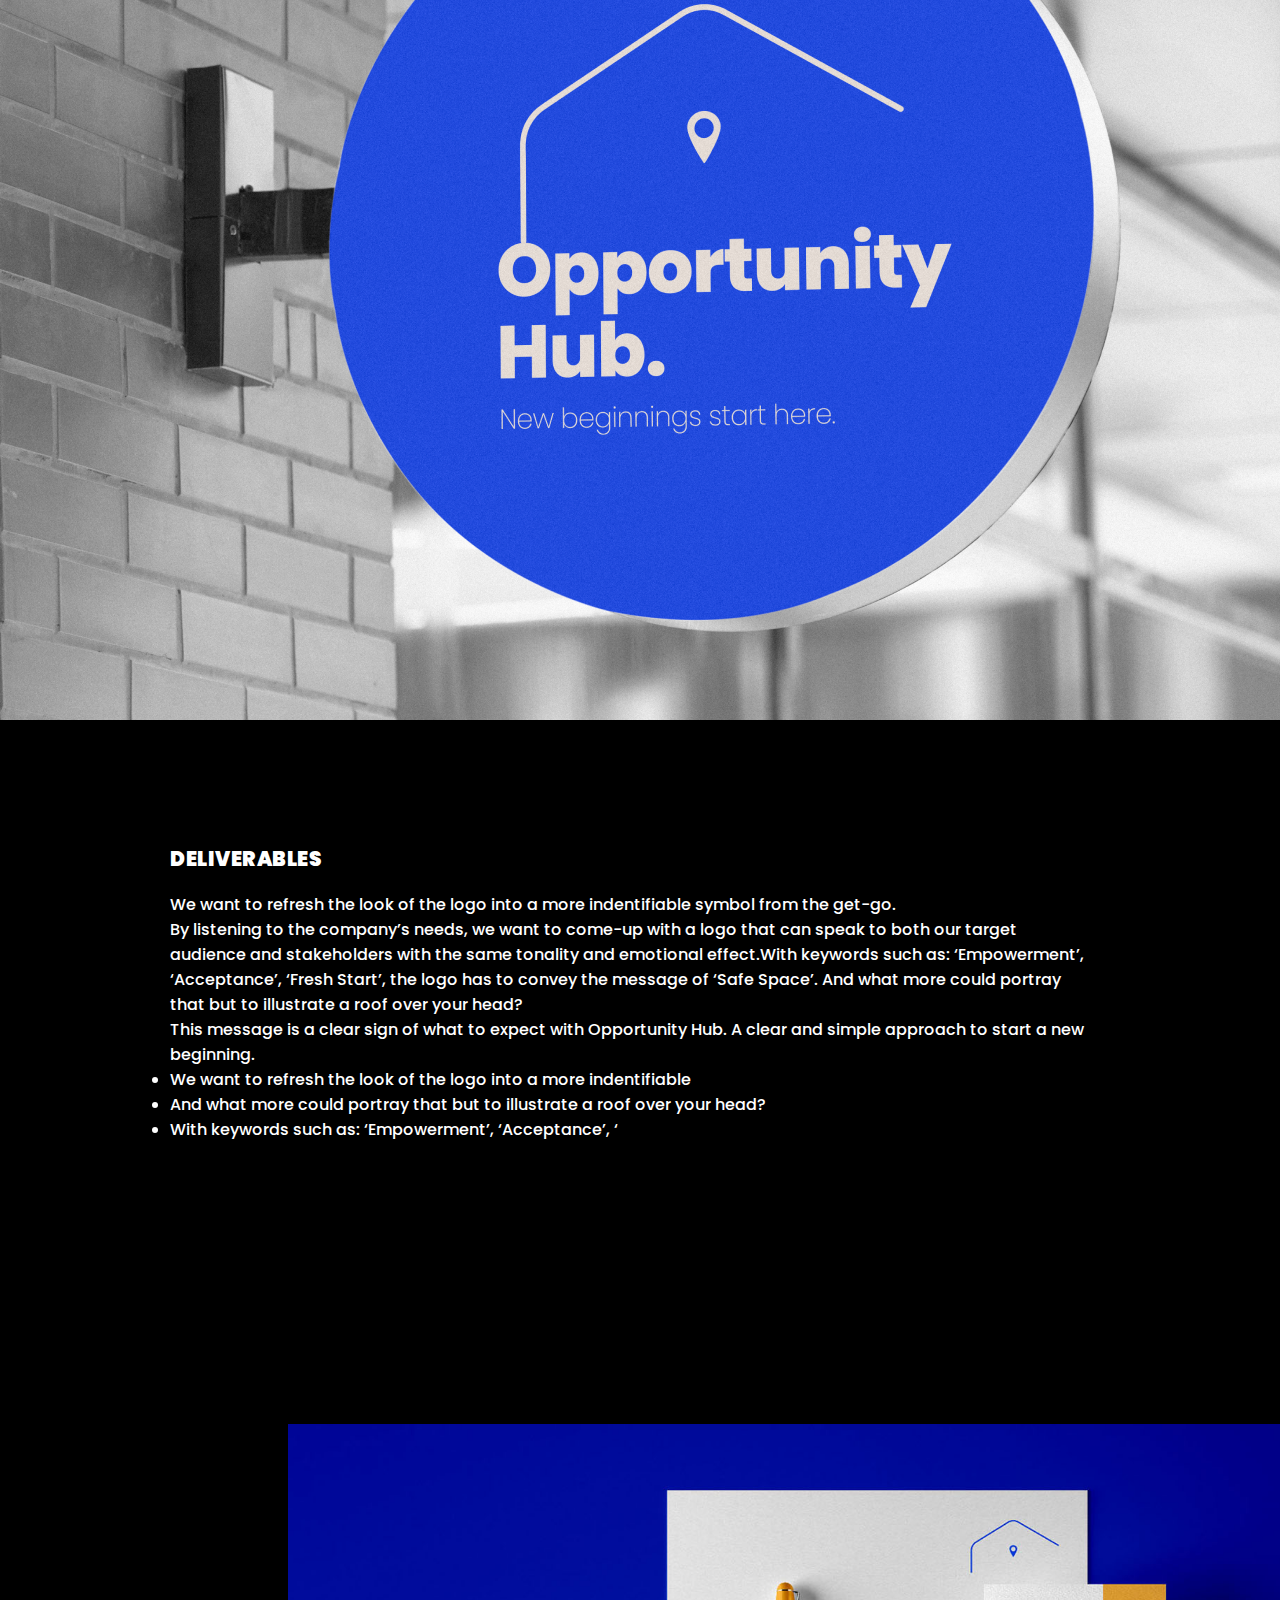
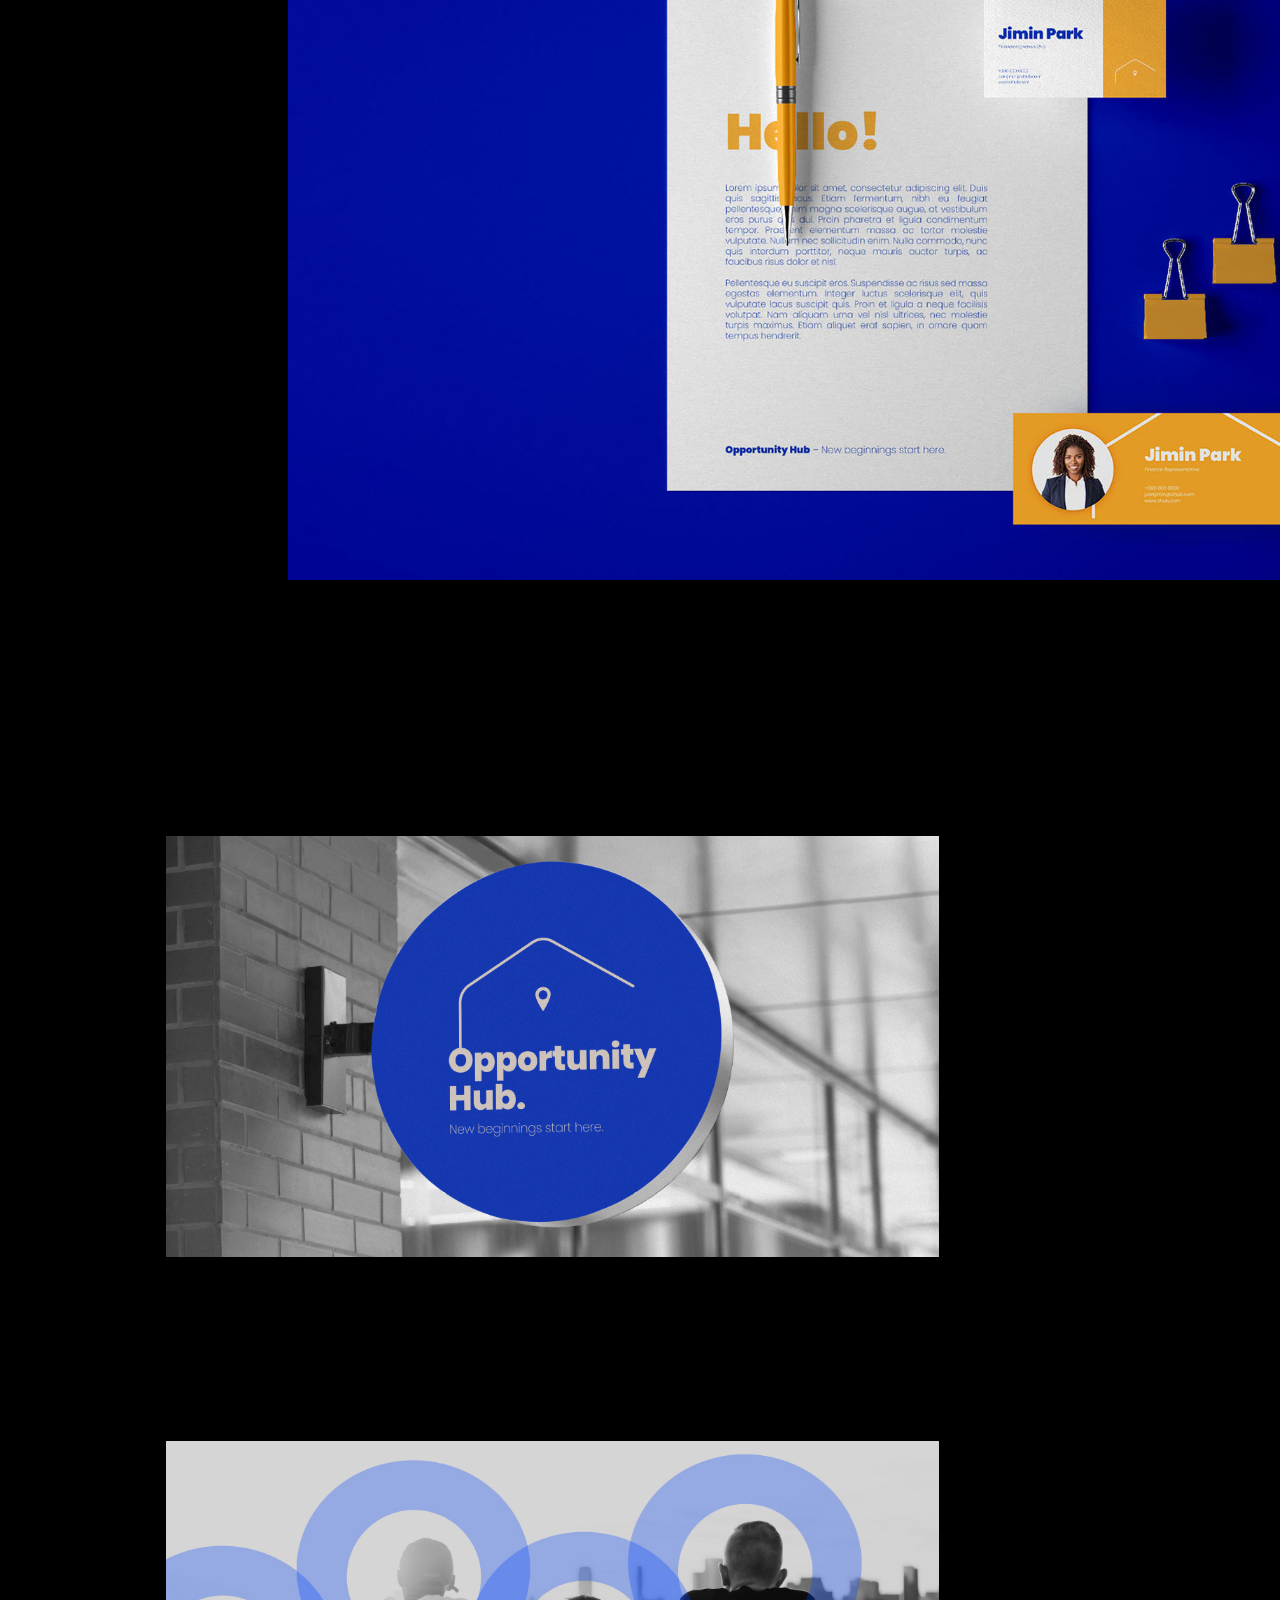
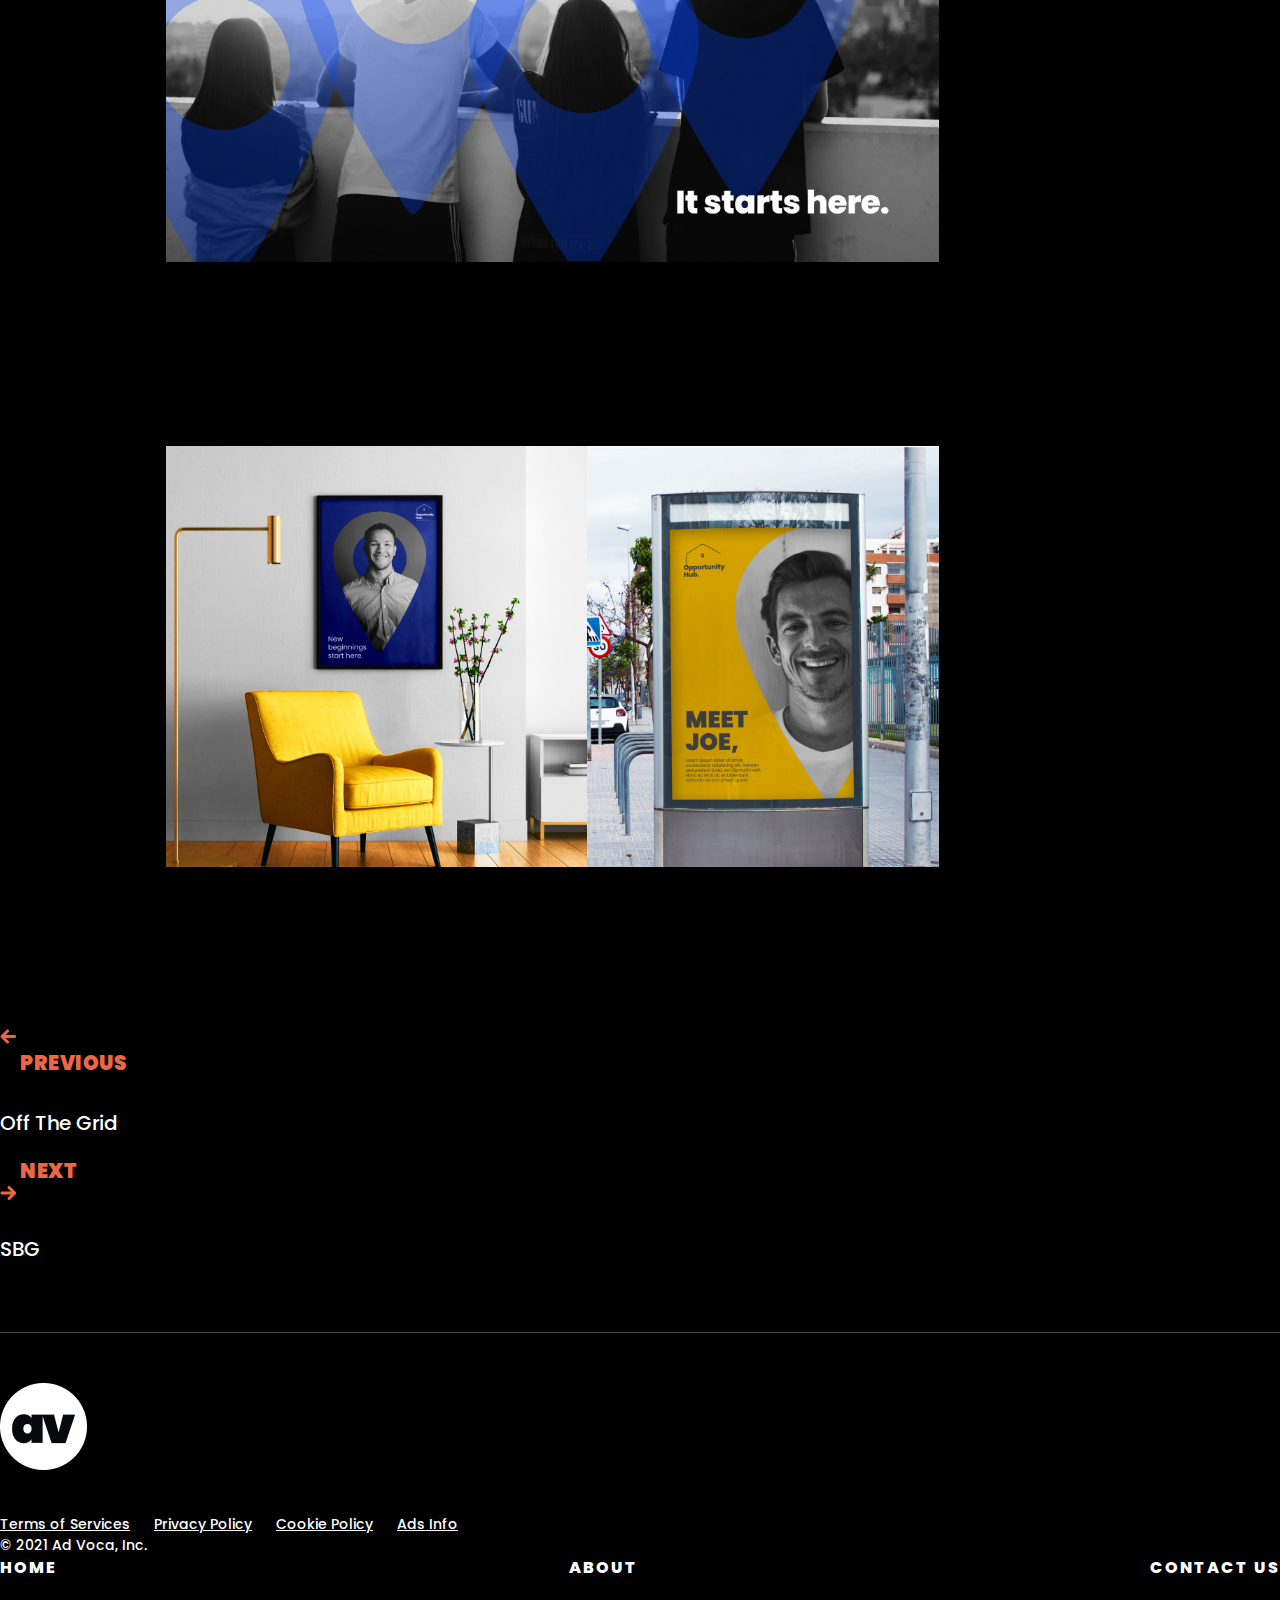
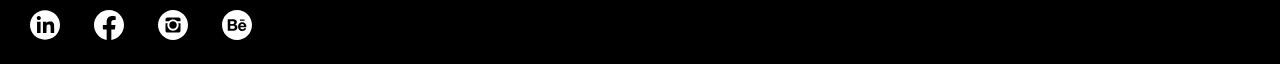
<file: brand/ohub copy.html>
<!DOCTYPE html>
<html lang="en">
<head>
    <meta charset="UTF-8">
    <meta http-equiv="X-UA-Compatible" content="IE=edge">
    <meta name="viewport" content="width=device-width, initial-scale=1.0">
    <link rel="stylesheet" href="https://cdn.jsdelivr.net/npm/bootstrap@5.0.2/dist/css/bootstrap.min.css" integrity="sha384-EVSTQN3/azprG1Anm3QDgpJLIm9Nao0Yz1ztcQTwFspd3yD65VohhpuuCOmLASjC" crossorigin="anonymous">
    <link rel="stylesheet" href="../css/style.css">
    <link href="https://fonts.googleapis.com/css2?family=Poppins:wght@200;900&display=swap" rel="stylesheet">
    <title>Ad Voca</title>
    <link rel="shortcut icon" type="image/jpg" href="favicon.ico"/>
</head>
<body class="brands">

    <div id="wrapper">
        <nav class="navbar navbar-expand-lg navbar-dark" style="position: absolute;">
            <div class="container">
                <a class="navbar-brand" href="/">
                    <img src="../assets/logo.png" alt="Ad Voca Logo" style="gray-scale: 100%">
                </a>
                <button onclick="openNav()" class="navbar-toggler" type="button" data-toggle="collapse" data-target="#navbarNavAltMarkup" aria-controls="navbarNavAltMarkup" aria-expanded="false" aria-label="Toggle navigation">
                    <span class="navbar-toggler-icon" style="background: none;" >
                        <svg xmlns="http://www.w3.org/2000/svg" viewBox="0 0 30 30"><path stroke="white" stroke-linecap="round" stroke-miterlimit="10" stroke-width="4" d="M4 7h22M4 15h22M4 23h22"/></svg>
                    </span>
                </button>
                <div class="collapse navbar-collapse justify-content-end" >
                  <div class="navbar-nav">
                    <a class="nav-item nav-link" href="/">Home</a>
                    <a class="nav-item nav-link" href="about.html">About</a>
                    <a class="nav-item nav-link button-default" href="contact.html">Contact Us</a>
                  </div>
                </div>

                <div id="mySidenav" class="sidenav">
                    <a href="javascript:void(0)" class="closebtn" onclick="closeNav()"><div>x</div></a>
                    <a href="/">Home</a>
                    <a href="about.html">About</a>
                    <a href="contact.html">Contact</a>
                </div>
            </div>    
        </nav>

        
        <section class="ohub-1 d-flex align-items-center">
            <img src="../assets/brands/OHUB/hero-img.png" alt="" width="100%">
        </section>

        <div class="content-container" style="width: 98.5%; margin-right: auto">
            <div class="row">
                <div class="col-md-3 links-container d-flex flex-column justify-content-start">
                    <a href="#client" class="h5 client active">CLIENT</a>
                    <a href="#challenge" class="h5 challenge">CHALLENGE</a>
                    <a href="#solution" class="h5 solution">SOLUTION</a>
                    <a href="#deliverables" class="h5 deliverables">DELIVERABLES</a>
                </div>

                <div class="col-md-9 brands-container brands-section" id="client">
                    <div class="row">
                        <div class="col-md-8">
                            <div style="padding: 0px 56px;">
                                <h5 class="h5 color-white">CLIENT</h5>
                                <h1 class="h1 color-white" style="color: #ED6744; margin-bottom: 36px">Opportunity Hub</h1>

                                <p class="body-default color-white">The Opportunity Hub is a non-profit organization that navigates the way, empowering people to break the cycle of homelessness and poverty by providing crucial case management, housing, counseling, health services, employment support, education and development, and consistent support. OHub collaborates with various social service agencies and faith-ased communities to ensure successful transitions to sustainable independence for adults, children, and families in Spartanburg County.</p>
                            </div>
                        </div>
                        <div class="col-md-4">
                            <div style="padding: 0px 36px">
                                <h5 class="h5 color-white">WHAT WE DID</h5>
                                <br>
                                <p class="body-default color-white">Branding</p>
                                <p class="body-default color-white">Visual Branding</p>
                            </div>
                        </div>
                    </div>

                    <img src="../assets/brands/OHUB/new.png" alt="" class="w-100" style="margin: 100px 0px">

                    <div class="div-challenge color-white brands-section" id="challenge">
                        <h5 class="h5">CHALLENGE</h5>
                        <br>
                        <p class="body-default">We want to refresh the look of the logo into a more indentifiable symbol from the get-go.</p>

                        <p class="body-default">By listening to the company’s needs, we want to come-up with a logo that can speak to both our target audience and stakeholders with the same tonality and emotional effect.With keywords such as: ‘Empowerment’, ‘Acceptance’, ‘Fresh Start’, the logo has to convey the message of ‘Safe Space’. And what more could portray that but to illustrate a roof over your head?</p>
                            
                        <p class="body-default">This message is a clear sign of what to expect with Opportunity Hub. A clear and simple approach to start a new beginning.</p>
                    </div>


                    <div class="logos">
                        <table style="width: 100%">
                            <tr>
                                <td align="center">
                                    <img src="../assets/brands/OHUB/logo-old.png" alt="">
                                </td>
                                <td align="center">
                                    <img src="../assets/brands/OHUB/logo-new.png" alt="">
                                </td>
                            </tr>
                            <tr>
                                <td align="center">
                                    <p class="body-small color-white">BEFORE</p>
                                </td>
                                <td align="center">
                                    <p class="body-small color-white">AFTER</p>
                                </td>
                            </tr>
                        </table>
                    </div>

                    <div class="div-solution color-white brands-section" id="solution">
                        <h5 class="h5">SOLUTION</h5>
                        <br>
                        <p class="body-default">We want to refresh the look of the logo into a more indentifiable symbol from the get-go.</p>

                        <p class="body-default">By listening to the company’s needs, we want to come-up with a logo that can speak to both our target audience and stakeholders with the same tonality and emotional effect.With keywords such as: ‘Empowerment’, ‘Acceptance’, ‘Fresh Start’, the logo has to convey the message of ‘Safe Space’. And what more could portray that but to illustrate a roof over your head?</p>
                            
                        <p class="body-default">This message is a clear sign of what to expect with Opportunity Hub. A clear and simple approach to start a new beginning.</p>
                    </div>

                    <img src="../assets/brands/OHUB/hero-img.png" alt="" class="w-100">

                    <div class="div-deliverables color-white brands-section" id="deliverables">
                        <h5 class="h5">DELIVERABLES</h5>
                        <br>
                        <p class="body-default">We want to refresh the look of the logo into a more indentifiable symbol from the get-go.</p>
                        <p class="body-default">By listening to the company’s needs, we want to come-up with a logo that can speak to both our target audience and stakeholders with the same tonality and emotional effect.With keywords such as: ‘Empowerment’, ‘Acceptance’, ‘Fresh Start’, the logo has to convey the message of ‘Safe Space’. And what more could portray that but to illustrate a roof over your head?</p>
                        <p class="body-default">This message is a clear sign of what to expect with Opportunity Hub. A clear and simple approach to start a new beginning.</p>

                        <ul>
                            <li class="body-default">We want to refresh the look of the logo into a more indentifiable </li>
                            <li class="body-default">And what more could portray that but to illustrate a roof over your head?</li>
                            <li class="body-default">With keywords such as: ‘Empowerment’, ‘Acceptance’, ‘</li>
                        </ul>
                    </div>


                    <div id="carouselExampleControls" class="carousel slide" data-ride="carousel">
                        <div class="carousel-inner">
                          <div class="carousel-item active">
                            <img src="../assets/brands/OHUB/mockups.jpg" class="d-block w-100" alt="">
                          </div>
                          <div class="carousel-item">
                            <img src="../assets/brands/OHUB/slide2.png" class="d-block w-100"  alt="">
                          </div>
                          <div class="carousel-item">
                            <img src="../assets/brands/OHUB/slider3.jpg" class="d-block w-100"  alt="">
                          </div>
                          <div class="carousel-item">
                            <img src="../assets/brands/OHUB/slider4.png" class="d-block w-100"  alt="">
                          </div>
                        </div>
                        <a class="carousel-control-prev" href="#carouselExampleControls" role="button" data-slide="prev">
                          <span class="carousel-control-prev-icon" aria-hidden="true"></span>
                        </a>
                        <a class="carousel-control-next" href="#carouselExampleControls" role="button" data-slide="next">
                          <span class="carousel-control-next-icon" aria-hidden="true"></span>
                        </a>
                    </div>
                </div>
            </div>
        </div>

        <div class="container d-flex align-items-baseline justify-content-between" style="padding: 50px 0px; margin-bottom: 0px;">
            <a href="off-the-grid.html" style="margin: 0px 20px; text-decoration: none;">
                <div class="d-flex align-items-center justify-content-start">
                    <img src="../assets/brands/OHUB/prev.png" alt="">
                    <h5 class="h5 color-white prev" style="margin: 0px">PREVIOUS</h5>
                </div>
                <p class="body-large color-white" style="margin-top: 30px;">Off The Grid</p>
            </a>
            <a href="spirit-bottling-group.html" style="margin: 0px 20px; text-decoration: none;">
                <div class="d-flex align-items-center justify-content-end">
                    <h5 class="h5 color-white prev" style="margin: 0px">NEXT</h5>
                    <img src="../assets/brands/OHUB/next.png" alt="">
                </div>
                <p class="body-large color-white" style="margin-top: 30px;">SBG</p>
            </a>
        </div>
        

        <footer class="site-footer">
            <div class="container">
                <div class="row align-items-center">
                    <div class="col-md-6">
                        <div class="footer-logo-container">
                            <img src="../assets/footer-logo.png" alt="">
                        </div>
                        <div class="footer-links">
                            <a href="#">Terms of Services</a>
                            <a href="#">Privacy Policy</a>
                            <a href="#">Cookie Policy</a>
                            <a href="#">Ads Info</a>
                        </div>
                        <p>© 2021 Ad Voca, Inc.</p>
                    </div>
                    <div class="col-md-6 d-flex flex-column align-items-end justify-content-end">
                        <div class="menu-links">
                            <a href="../index.html">Home</a>
                            <a href="../about.html">About</a>
                            <a href="../contact.html">Contact Us</a>
                        </div>

                        <div class="social-links">
                            <a href="#">
                                <img src="../assets/linkedin.svg" alt="">
                            </a>
                            <a href="#">
                                <img src="../assets/facebook.svg" alt="">
                            </a>
                            <a href="#">
                                <img src="../assets/instagram.svg" alt="">
                            </a>
                            <a href="#">
                                <img src="../assets/Be.svg" alt="">
                            </a>
                        </div>
                    </div>
                </div>
            </div>
        </footer>
    </div>


    
    <!-- Script Section -->
    <script src="https://code.jquery.com/jquery-3.2.1.slim.min.js" integrity="sha384-KJ3o2DKtIkvYIK3UENzmM7KCkRr/rE9/Qpg6aAZGJwFDMVNA/GpGFF93hXpG5KkN" crossorigin="anonymous"></script>
    <script src="https://cdnjs.cloudflare.com/ajax/libs/popper.js/1.12.9/umd/popper.min.js" integrity="sha384-ApNbgh9B+Y1QKtv3Rn7W3mgPxhU9K/ScQsAP7hUibX39j7fakFPskvXusvfa0b4Q" crossorigin="anonymous"></script>
    <script src="https://maxcdn.bootstrapcdn.com/bootstrap/4.0.0/js/bootstrap.min.js" integrity="sha384-JZR6Spejh4U02d8jOt6vLEHfe/JQGiRRSQQxSfFWpi1MquVdAyjUar5+76PVCmYl" crossorigin="anonymous"></script>
    
    <script>
        $('.carousel').carousel({
            interval: 2000
        })
    </script>

    <script src="../js/script.js"></script>
    <script src="../js/scroll.js"></script>
    <script>
        window.onscroll = () => {
        var current = "client";

        sections.forEach((section) => {
            const sectionTop = section.offsetTop;
            if (window.scrollY >= sectionTop - 80) {
            current = section.getAttribute("id"); 
            }
        });

        navLi.forEach((li) => {
            li.classList.remove("active");
            if (li.classList.contains(current)) {
            li.classList.add("active");
            }
        });
        };
    </script>
</body>
</html>
</file>
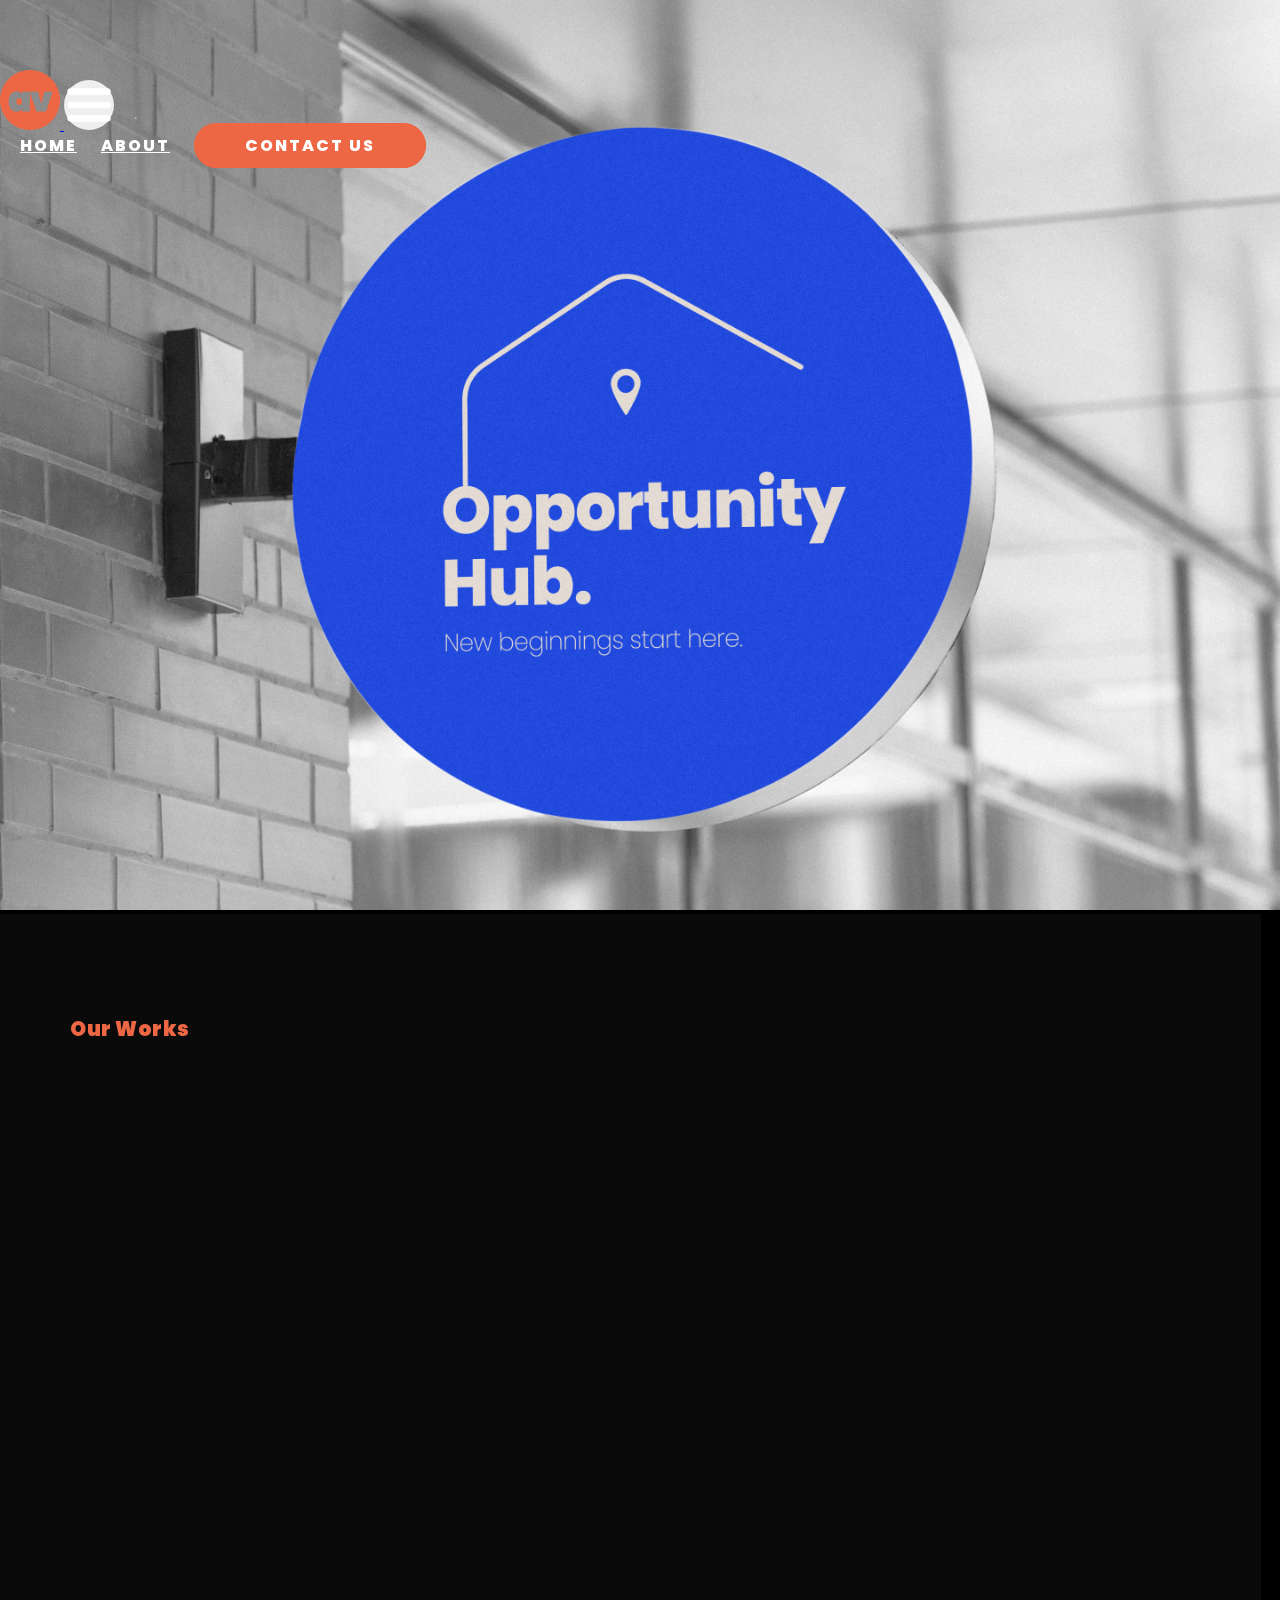
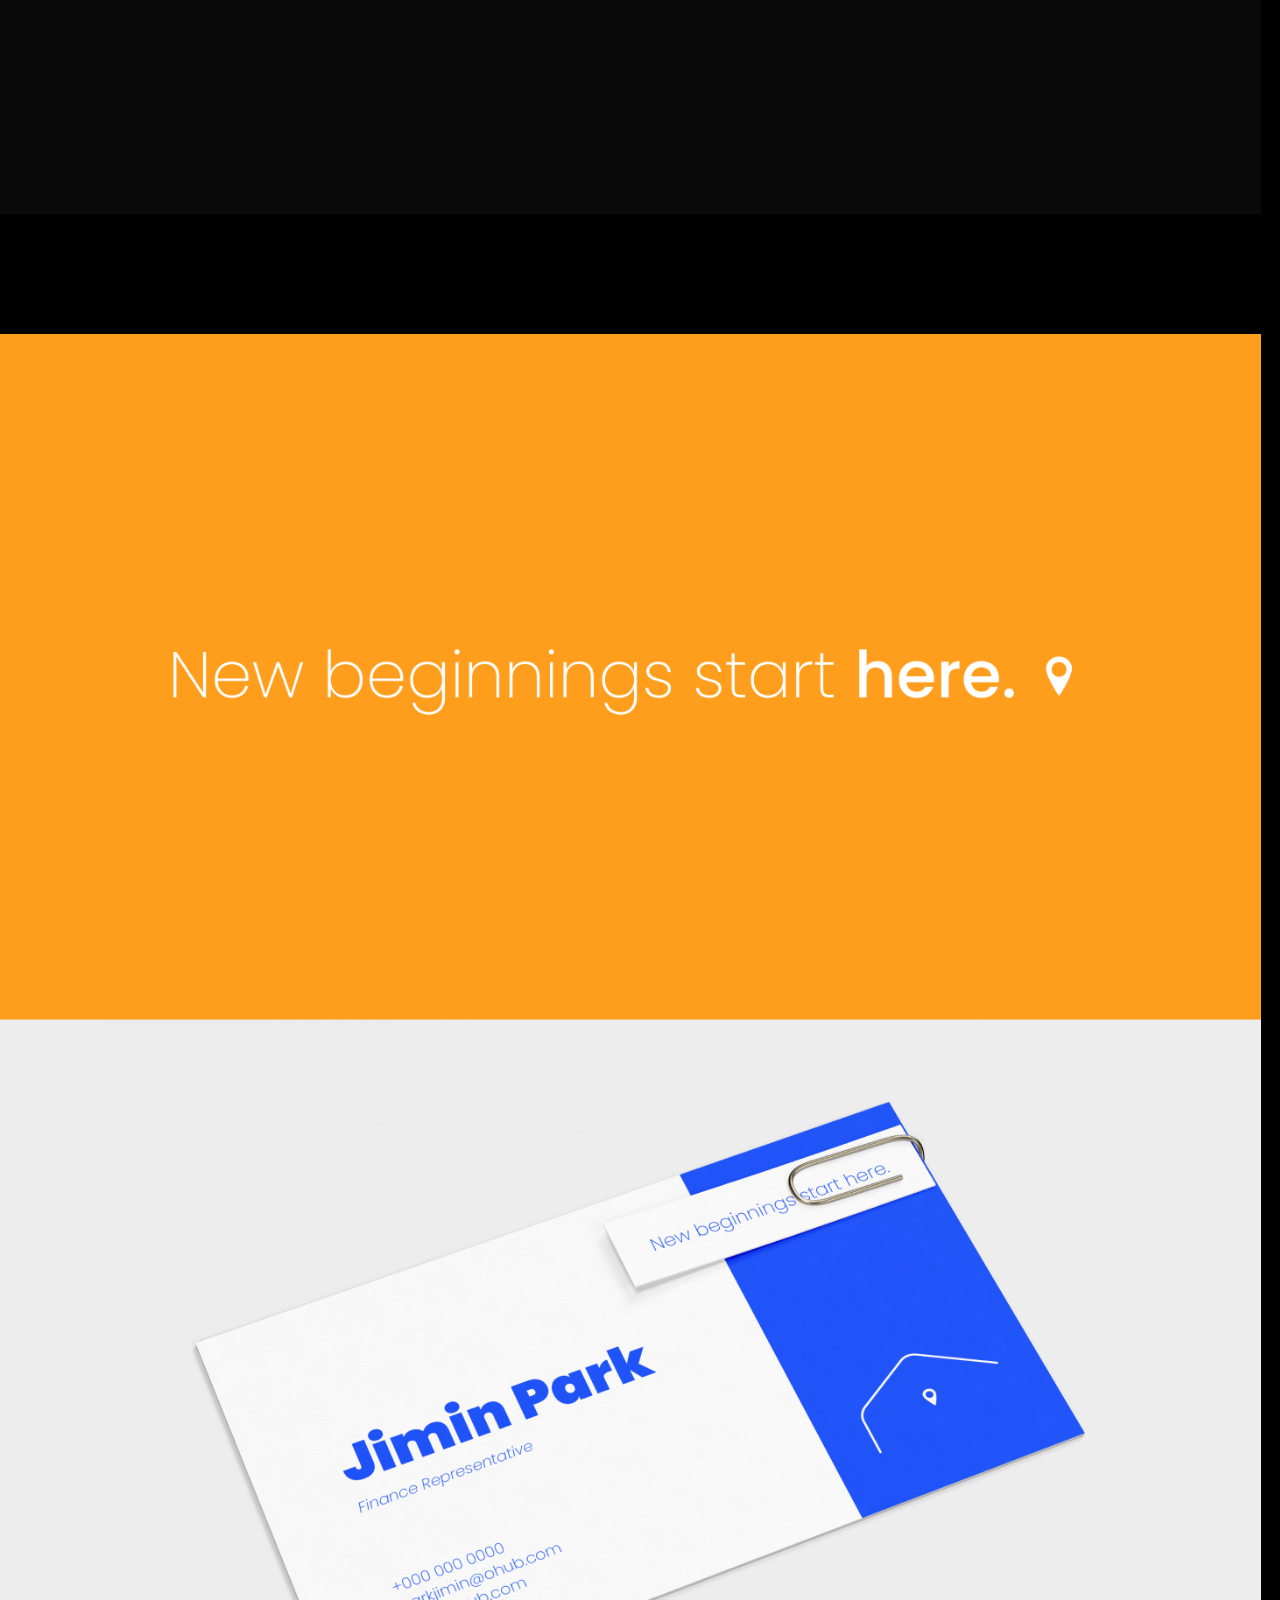
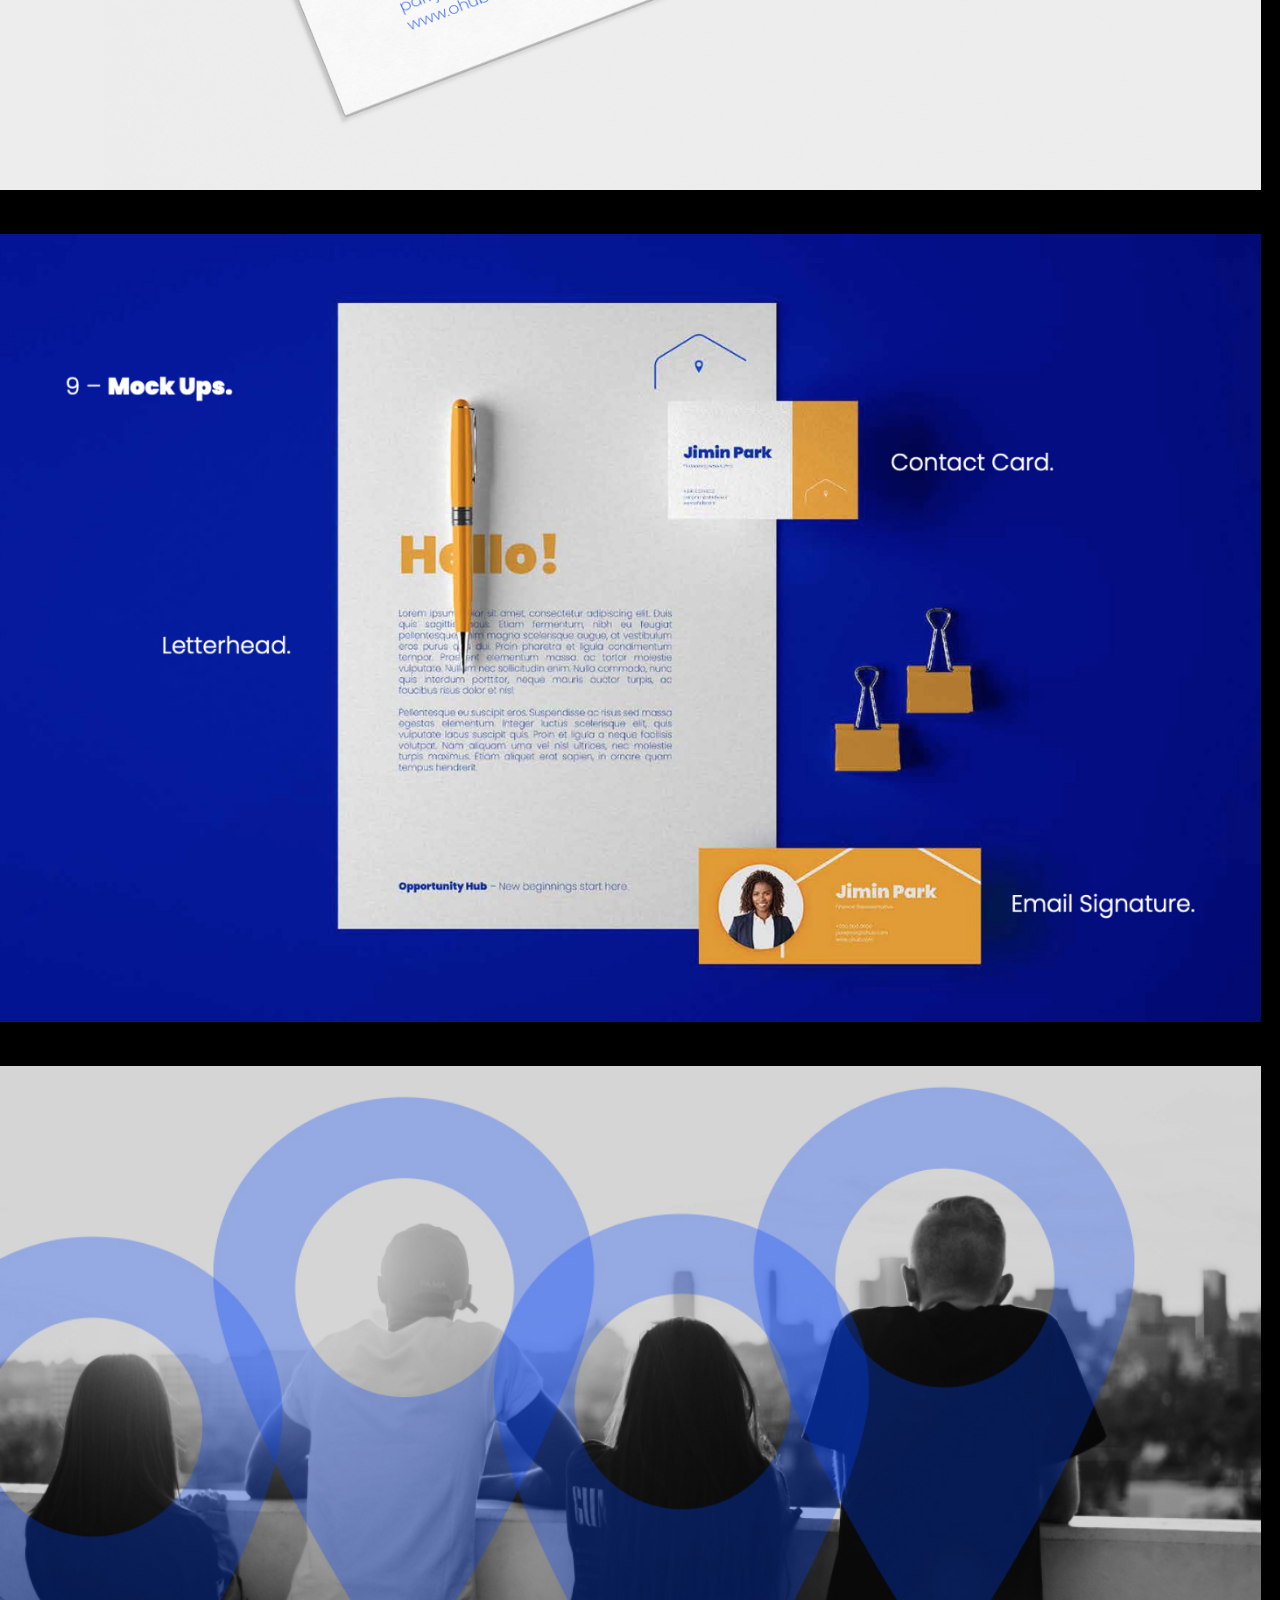
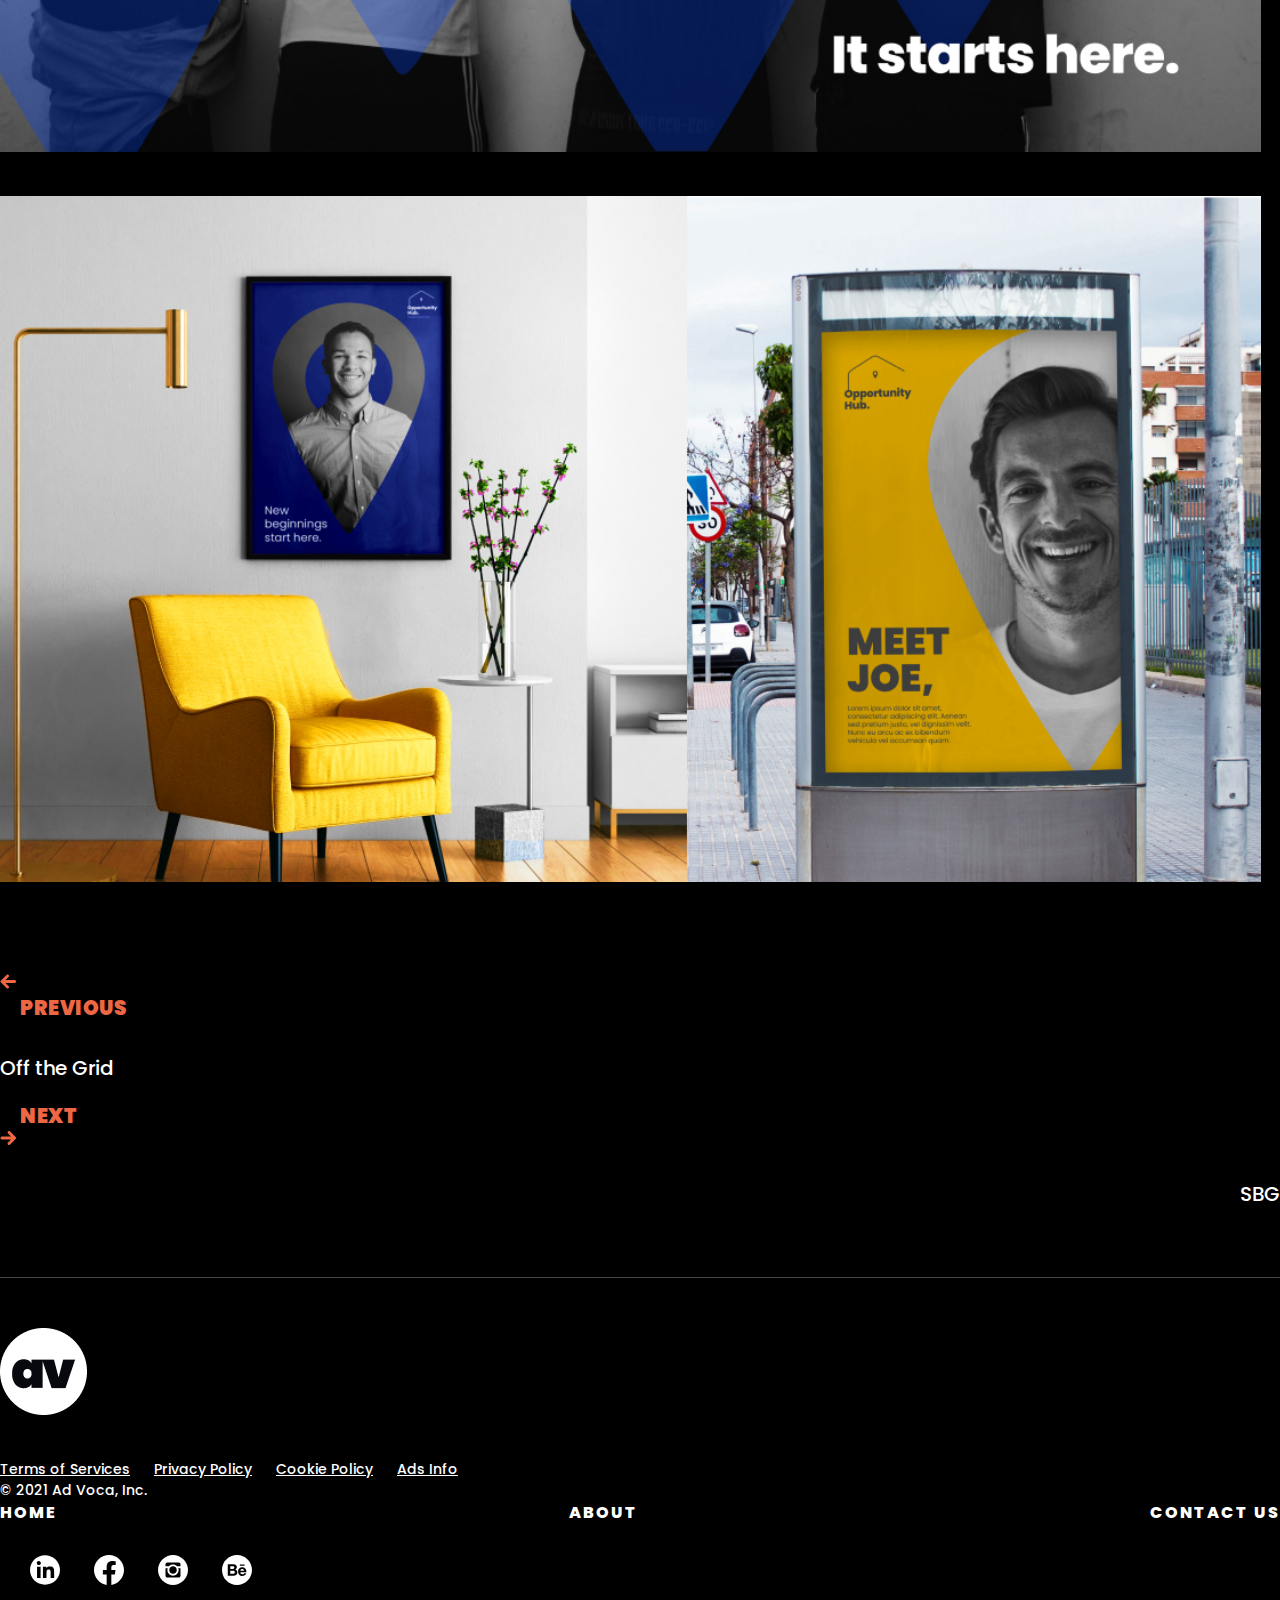
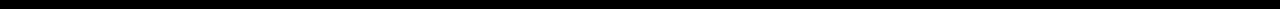
<file: brand/ohub.html>
<!DOCTYPE html>
<html lang="en">
<head>
    <meta charset="UTF-8">
    <meta http-equiv="X-UA-Compatible" content="IE=edge">
    <meta name="viewport" content="width=device-width, initial-scale=1.0">
    <link rel="stylesheet" href="https://cdn.jsdelivr.net/npm/bootstrap@5.0.2/dist/css/bootstrap.min.css" integrity="sha384-EVSTQN3/azprG1Anm3QDgpJLIm9Nao0Yz1ztcQTwFspd3yD65VohhpuuCOmLASjC" crossorigin="anonymous">
    <link rel="stylesheet" href="../css/style.css">
    <link href="https://fonts.googleapis.com/css2?family=Poppins:wght@200;900&display=swap" rel="stylesheet">
    <title>Ad Voca</title>
</head>
<body class="brands">

    <div id="wrapper">
        <nav class="navbar navbar-expand-lg navbar-dark" style="position: absolute;">
            <div class="container">
                <a class="navbar-brand" href="/">
                    <img src="../assets/logo.png" alt="Ad Voca Logo" style="gray-scale: 100%">
                </a>
                <button onclick="openNav()" class="navbar-toggler" type="button" data-toggle="collapse" data-target="#navbarNavAltMarkup" aria-controls="navbarNavAltMarkup" aria-expanded="false" aria-label="Toggle navigation">
                    <span class="navbar-toggler-icon" style="background: none;" >
                        <svg xmlns="http://www.w3.org/2000/svg" viewBox="0 0 30 30"><path stroke="white" stroke-linecap="round" stroke-miterlimit="10" stroke-width="4" d="M4 7h22M4 15h22M4 23h22"/></svg>
                    </span>
                </button>
                <div class="collapse navbar-collapse justify-content-end" >
                  <div class="navbar-nav">
                    <a class="nav-item nav-link" href="/">Home</a>
                    <a class="nav-item nav-link" href="about.html">About</a>
                    <a class="nav-item nav-link button-default" href="contact.html">Contact Us</a>
                  </div>
                </div>

                <div id="mySidenav" class="sidenav">
                    <a href="javascript:void(0)" class="closebtn" onclick="closeNav()"><div>x</div></a>
                    <a href="/">Home</a>
                    <a href="about.html">About</a>
                    <a href="contact.html">Contact</a>
                </div>
            </div>    
        </nav>

        
        <section class="ohub-1 d-flex align-items-center">
            <img src="../assets/brands/OHUB/hero-img.png" alt="" width="100%">
        </section>

        <div class="content-container" style="width: 98.5%; margin-right: auto">
            <div class="row">
                <div class="col-md-3 links-container d-flex flex-column justify-content-start">
                    <a href="#works" class="h5 client active">Our Works</a>
                </div>

                <div class="col-md-9 brands-container brands-section" id="works">
                    <img src="../assets/brands/OHUB/Group 89.png" alt="" style="width: 100%; margin: 20px 0px">
                    <img src="../assets/brands/OHUB/image 16.jpg" alt="" style="width: 100%; margin: 20px 0px">
                    <img src="../assets/brands/OHUB/slider3.jpg" alt="" style="width: 100%; margin: 20px 0px">
                    <img src="../assets/brands/OHUB/slider4.png" alt="" style="width: 100%; margin: 20px 0px">
                </div>
            </div>
        </div>

        <div class="container d-flex align-items-baseline justify-content-between" style="padding: 50px 0px; margin-bottom: 0px;">
            <a href="off-the-grid.html" style="margin: 0px 20px; text-decoration: none;">
                <div class="d-flex align-items-center justify-content-start">
                    <img src="../assets/brands/OHUB/prev.png" alt="">
                    <h5 class="h5 color-white prev" style="margin: 0px">PREVIOUS</h5>
                </div>
                <p class="body-large color-white" style="margin-top: 30px;">Off the Grid</p>
            </a>
            <a href="spirit-bottling-group.html" style="margin: 0px 20px; text-decoration: none;">
                <div class="d-flex align-items-center justify-content-end">
                    <h5 class="h5 color-white prev" style="margin: 0px">NEXT</h5>
                    <img src="../assets/brands/OHUB/next.png" alt="">
                </div>
                <p class="body-large color-white" style="margin-top: 30px; text-align: right;">SBG</p>
            </a>
        </div>
        

        <footer class="site-footer">
            <div class="container">
                <div class="row align-items-center">
                    <div class="col-md-6">
                        <div class="footer-logo-container">
                            <img src="../assets/footer-logo.png" alt="">
                        </div>
                        <div class="footer-links">
                            <a href="#">Terms of Services</a>
                            <a href="#">Privacy Policy</a>
                            <a href="#">Cookie Policy</a>
                            <a href="#">Ads Info</a>
                        </div>
                        <p>© 2021 Ad Voca, Inc.</p>
                    </div>
                    <div class="col-md-6 d-flex flex-column align-items-end justify-content-end">
                        <div class="menu-links">
                            <a href="../index.html">Home</a>
                            <a href="../about.html">About</a>
                            <a href="../contact.html">Contact Us</a>
                        </div>

                        <div class="social-links">
                            <a href="#">
                                <img src="../assets/linkedin.svg" alt="">
                            </a>
                            <a href="#">
                                <img src="../assets/facebook.svg" alt="">
                            </a>
                            <a href="#">
                                <img src="../assets/instagram.svg" alt="">
                            </a>
                            <a href="#">
                                <img src="../assets/Be.svg" alt="">
                            </a>
                        </div>
                    </div>
                </div>
            </div>
        </footer>
    </div>


    
    <!-- Script Section -->
    
    
    <script src="https://code.jquery.com/jquery-3.2.1.slim.min.js" integrity="sha384-KJ3o2DKtIkvYIK3UENzmM7KCkRr/rE9/Qpg6aAZGJwFDMVNA/GpGFF93hXpG5KkN" crossorigin="anonymous"></script>
    <script src="https://cdnjs.cloudflare.com/ajax/libs/popper.js/1.12.9/umd/popper.min.js" integrity="sha384-ApNbgh9B+Y1QKtv3Rn7W3mgPxhU9K/ScQsAP7hUibX39j7fakFPskvXusvfa0b4Q" crossorigin="anonymous"></script>
    <script src="https://maxcdn.bootstrapcdn.com/bootstrap/4.0.0/js/bootstrap.min.js" integrity="sha384-JZR6Spejh4U02d8jOt6vLEHfe/JQGiRRSQQxSfFWpi1MquVdAyjUar5+76PVCmYl" crossorigin="anonymous"></script>
    
    <script>
        $('.carousel').carousel({
            interval: 2000
        })
    </script>

    <script src="../js/script.js"></script>
    <script src="../js/scroll.js"></script>
    <script>
        window.onscroll = () => {
        var current = "client";

        sections.forEach((section) => {
            const sectionTop = section.offsetTop;
            if (window.scrollY >= sectionTop - 80) {
            current = section.getAttribute("id"); 
            }
        });

        navLi.forEach((li) => {
            li.classList.remove("active");
            if (li.classList.contains(current)) {
            li.classList.add("active");
            }
        });
        };
    </script>
</body>
</html>
</file>
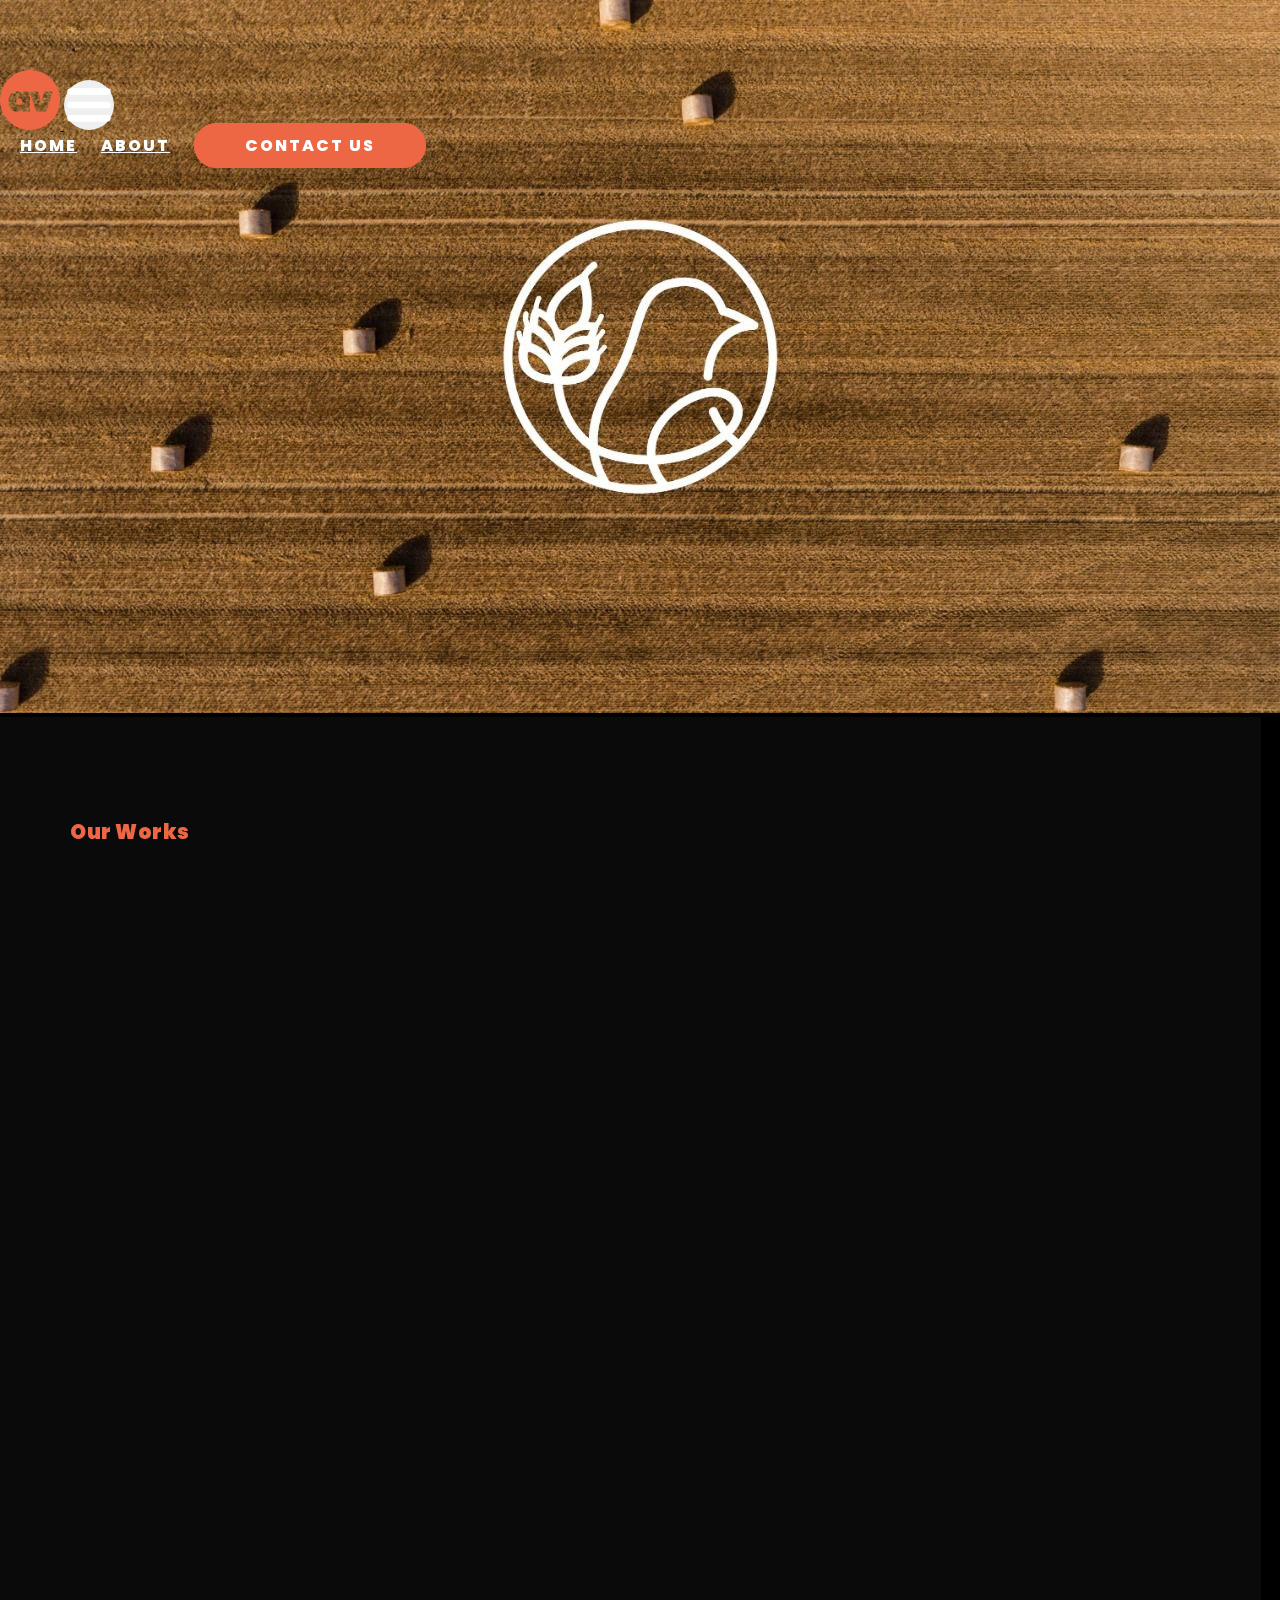
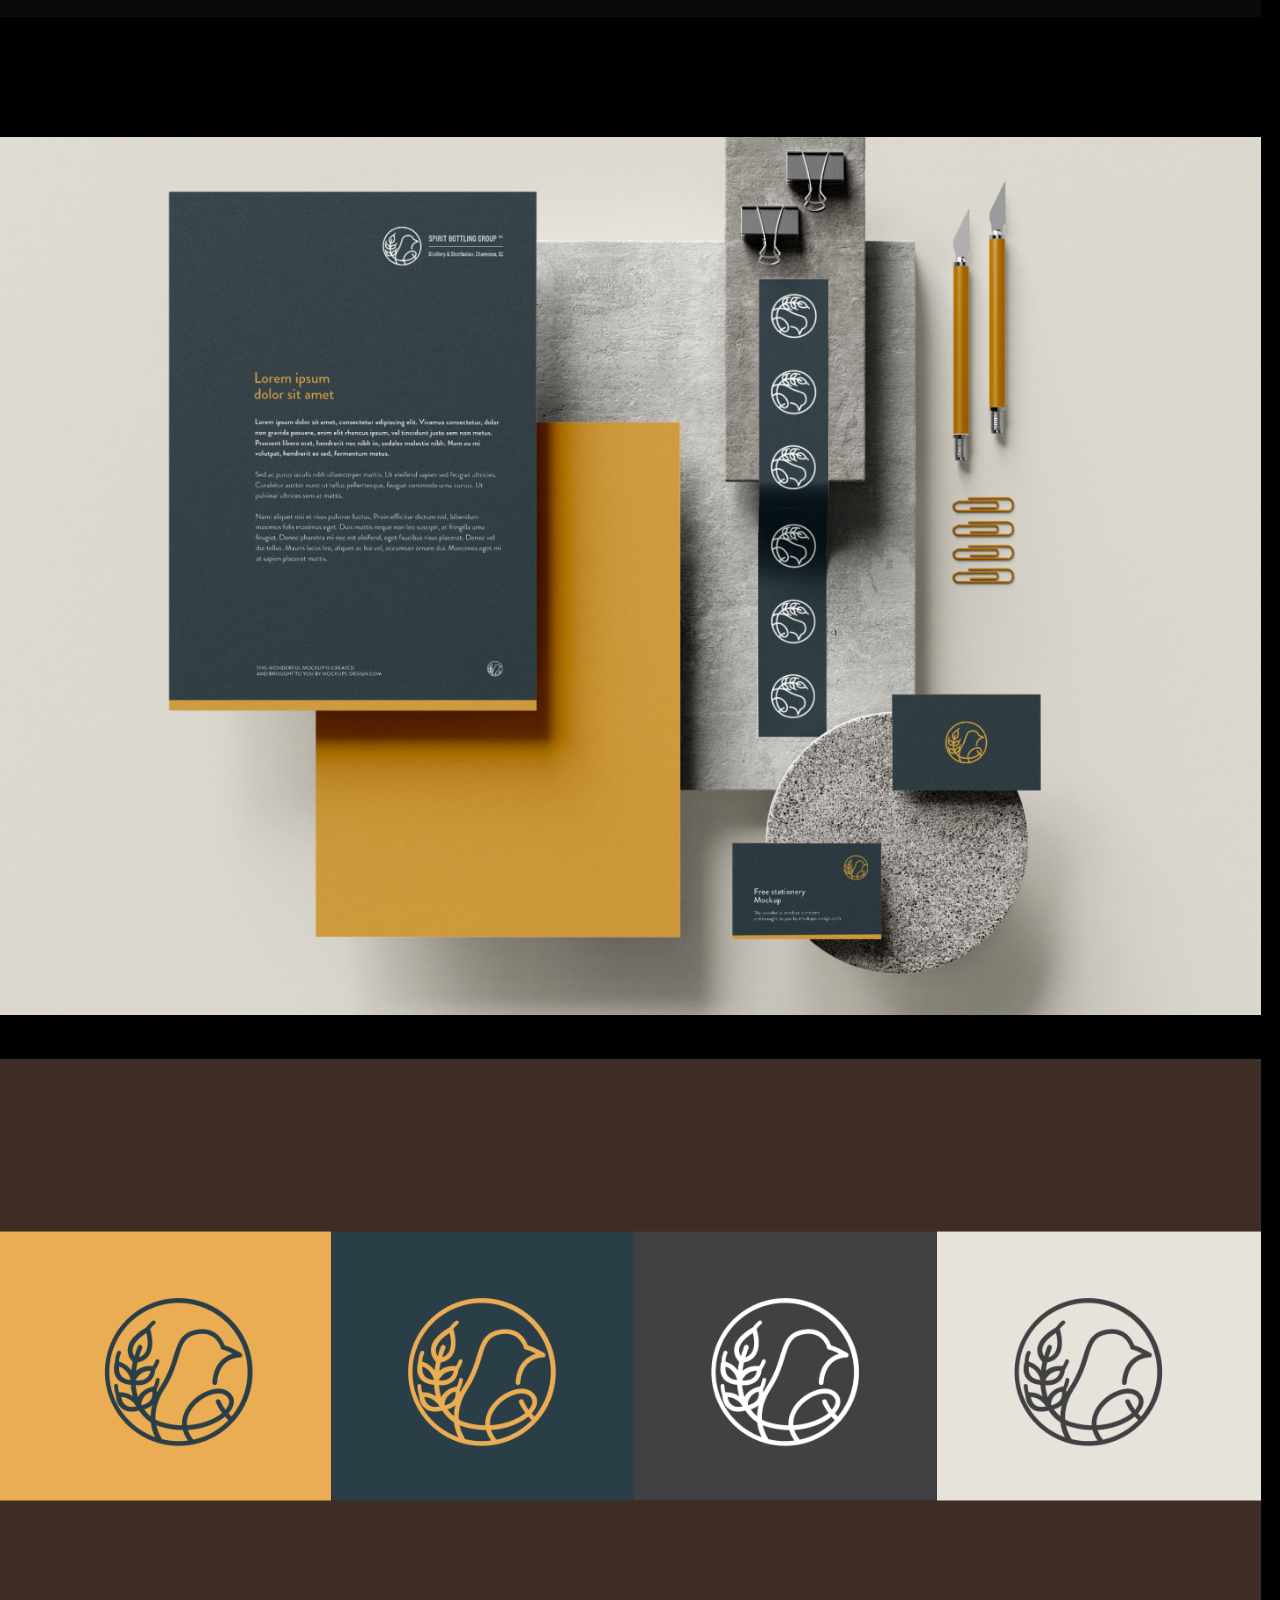
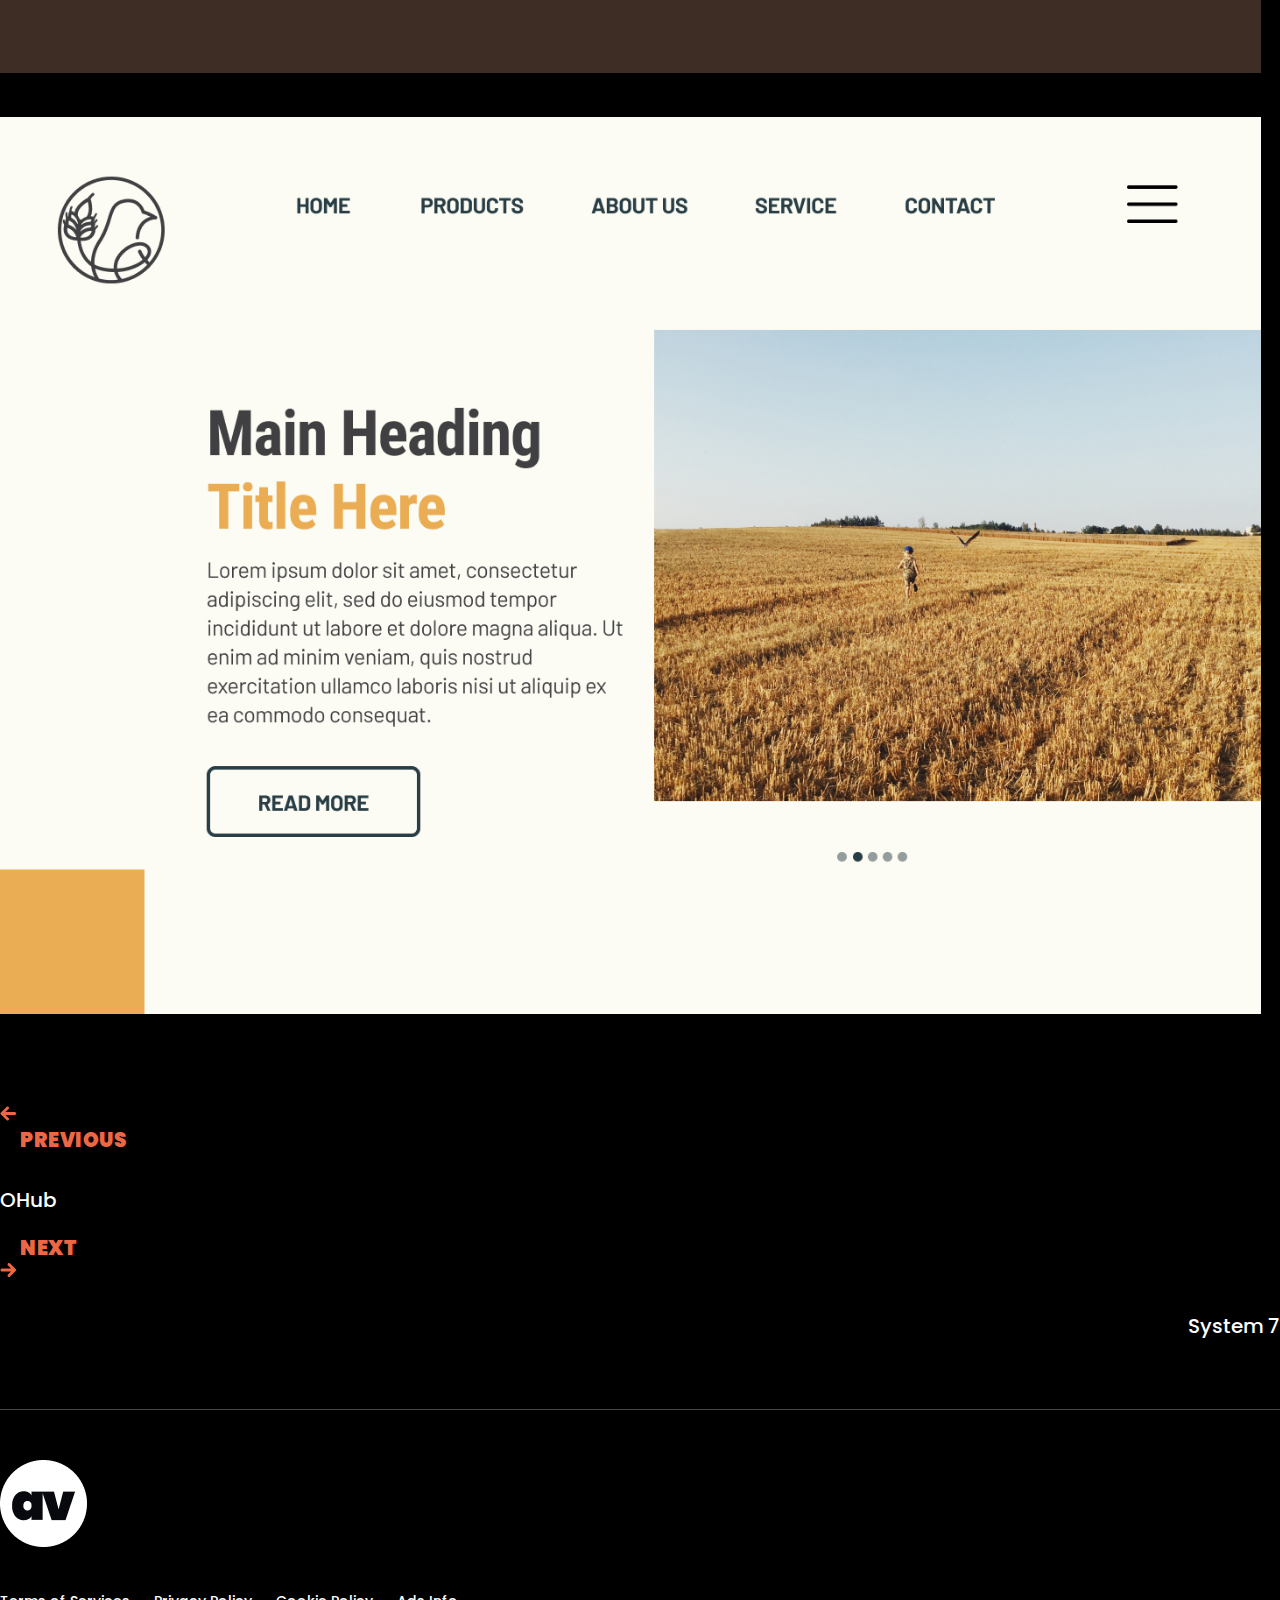
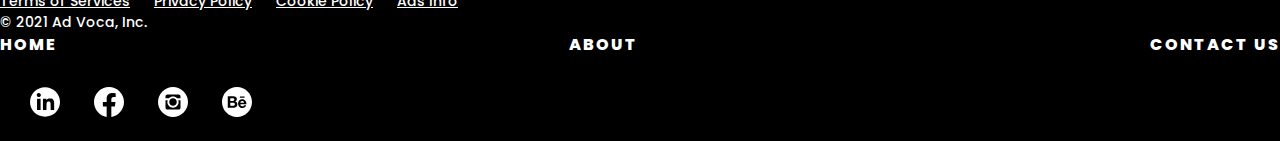
<file: brand/spirit-bottling-group.html>
<!DOCTYPE html>
<html lang="en">
<head>
    <meta charset="UTF-8">
    <meta http-equiv="X-UA-Compatible" content="IE=edge">
    <meta name="viewport" content="width=device-width, initial-scale=1.0">
    <link rel="stylesheet" href="https://cdn.jsdelivr.net/npm/bootstrap@5.0.2/dist/css/bootstrap.min.css" integrity="sha384-EVSTQN3/azprG1Anm3QDgpJLIm9Nao0Yz1ztcQTwFspd3yD65VohhpuuCOmLASjC" crossorigin="anonymous">
    <link rel="stylesheet" href="../css/style.css">
    <link href="https://fonts.googleapis.com/css2?family=Poppins:wght@200;900&display=swap" rel="stylesheet">
    <title>Ad Voca</title>
</head>
<body class="brands">

    <div id="wrapper">
        <nav class="navbar navbar-expand-lg navbar-dark" style="position: absolute;">
            <div class="container">
                <a class="navbar-brand" href="/">
                    <img src="../assets/logo.png" alt="Ad Voca Logo" style="gray-scale: 100%">
                </a>
                <button onclick="openNav()" class="navbar-toggler" type="button" data-toggle="collapse" data-target="#navbarNavAltMarkup" aria-controls="navbarNavAltMarkup" aria-expanded="false" aria-label="Toggle navigation">
                    <span class="navbar-toggler-icon" style="background: none;" >
                        <svg xmlns="http://www.w3.org/2000/svg" viewBox="0 0 30 30"><path stroke="white" stroke-linecap="round" stroke-miterlimit="10" stroke-width="4" d="M4 7h22M4 15h22M4 23h22"/></svg>
                    </span>
                </button>
                <div class="collapse navbar-collapse justify-content-end" >
                  <div class="navbar-nav">
                    <a class="nav-item nav-link" href="/">Home</a>
                    <a class="nav-item nav-link" href="about.html">About</a>
                    <a class="nav-item nav-link button-default" href="contact.html">Contact Us</a>
                  </div>
                </div>

                <div id="mySidenav" class="sidenav">
                    <a href="javascript:void(0)" class="closebtn" onclick="closeNav()"><div>x</div></a>
                    <a href="/">Home</a>
                    <a href="about.html">About</a>
                    <a href="contact.html">Contact</a>
                </div>
            </div>    
        </nav>

        
        <section class="ohub-1 d-flex align-items-center">
            <img src="../assets/brands/SBG/photo_2022-05-09_12-08-56.jpg" alt="" width="100%">
        </section>

        <div class="content-container" style="width: 98.5%; margin-right: auto">
            <div class="row">
                <div class="col-md-3 links-container d-flex flex-column justify-content-start">
                    <a href="#works" class="h5 client active">Our Works</a>
                </div>

                <div class="col-md-9 brands-container brands-section" id="works">
                    <img src="../assets/brands/SBG/Free_Stationery_Mockup_4 1.png" alt="" style="width: 100%; margin: 20px 0px">
                    <img src="../assets/brands/SBG/Group 54.png" alt="" style="width: 100%; margin: 20px 0px">
                    <img src="../assets/brands/SBG/UIUX/2668.png" alt="" style="width: 100%; margin: 20px 0px">
                </div>
            </div>
        </div>

        <div class="container d-flex align-items-baseline justify-content-between" style="padding: 50px 0px; margin-bottom: 0px;">
            <a href="ohub.html" style="margin: 0px 20px; text-decoration: none;">
                <div class="d-flex align-items-center justify-content-start">
                    <img src="../assets/brands/OHUB/prev.png" alt="">
                    <h5 class="h5 color-white prev" style="margin: 0px">PREVIOUS</h5>
                </div>
                <p class="body-large color-white" style="margin-top: 30px;">OHub</p>
            </a>
            <a href="system-7.html" style="margin: 0px 20px; text-decoration: none;">
                <div class="d-flex align-items-center justify-content-end">
                    <h5 class="h5 color-white prev" style="margin: 0px">NEXT</h5>
                    <img src="../assets/brands/OHUB/next.png" alt="">
                </div>
                <p class="body-large color-white" style="margin-top: 30px; text-align: right;">System 7</p>
            </a>
        </div>
        

        <footer class="site-footer">
            <div class="container">
                <div class="row align-items-center">
                    <div class="col-md-6">
                        <div class="footer-logo-container">
                            <img src="../assets/footer-logo.png" alt="">
                        </div>
                        <div class="footer-links">
                            <a href="#">Terms of Services</a>
                            <a href="#">Privacy Policy</a>
                            <a href="#">Cookie Policy</a>
                            <a href="#">Ads Info</a>
                        </div>
                        <p>© 2021 Ad Voca, Inc.</p>
                    </div>
                    <div class="col-md-6 d-flex flex-column align-items-end justify-content-end">
                        <div class="menu-links">
                            <a href="../index.html">Home</a>
                            <a href="../about.html">About</a>
                            <a href="../contact.html">Contact Us</a>
                        </div>

                        <div class="social-links">
                            <a href="#">
                                <img src="../assets/linkedin.svg" alt="">
                            </a>
                            <a href="#">
                                <img src="../assets/facebook.svg" alt="">
                            </a>
                            <a href="#">
                                <img src="../assets/instagram.svg" alt="">
                            </a>
                            <a href="#">
                                <img src="../assets/Be.svg" alt="">
                            </a>
                        </div>
                    </div>
                </div>
            </div>
        </footer>
    </div>


    
    <!-- Script Section -->
    
    
    <script src="https://code.jquery.com/jquery-3.2.1.slim.min.js" integrity="sha384-KJ3o2DKtIkvYIK3UENzmM7KCkRr/rE9/Qpg6aAZGJwFDMVNA/GpGFF93hXpG5KkN" crossorigin="anonymous"></script>
    <script src="https://cdnjs.cloudflare.com/ajax/libs/popper.js/1.12.9/umd/popper.min.js" integrity="sha384-ApNbgh9B+Y1QKtv3Rn7W3mgPxhU9K/ScQsAP7hUibX39j7fakFPskvXusvfa0b4Q" crossorigin="anonymous"></script>
    <script src="https://maxcdn.bootstrapcdn.com/bootstrap/4.0.0/js/bootstrap.min.js" integrity="sha384-JZR6Spejh4U02d8jOt6vLEHfe/JQGiRRSQQxSfFWpi1MquVdAyjUar5+76PVCmYl" crossorigin="anonymous"></script>
    
    <script>
        $('.carousel').carousel({
            interval: 2000
        })
    </script>

    <script src="../js/script.js"></script>
    <script src="../js/scroll.js"></script>
    <script>
        window.onscroll = () => {
        var current = "client";

        sections.forEach((section) => {
            const sectionTop = section.offsetTop;
            if (window.scrollY >= sectionTop - 80) {
            current = section.getAttribute("id"); 
            }
        });

        navLi.forEach((li) => {
            li.classList.remove("active");
            if (li.classList.contains(current)) {
            li.classList.add("active");
            }
        });
        };
    </script>
</body>
</html>
</file>
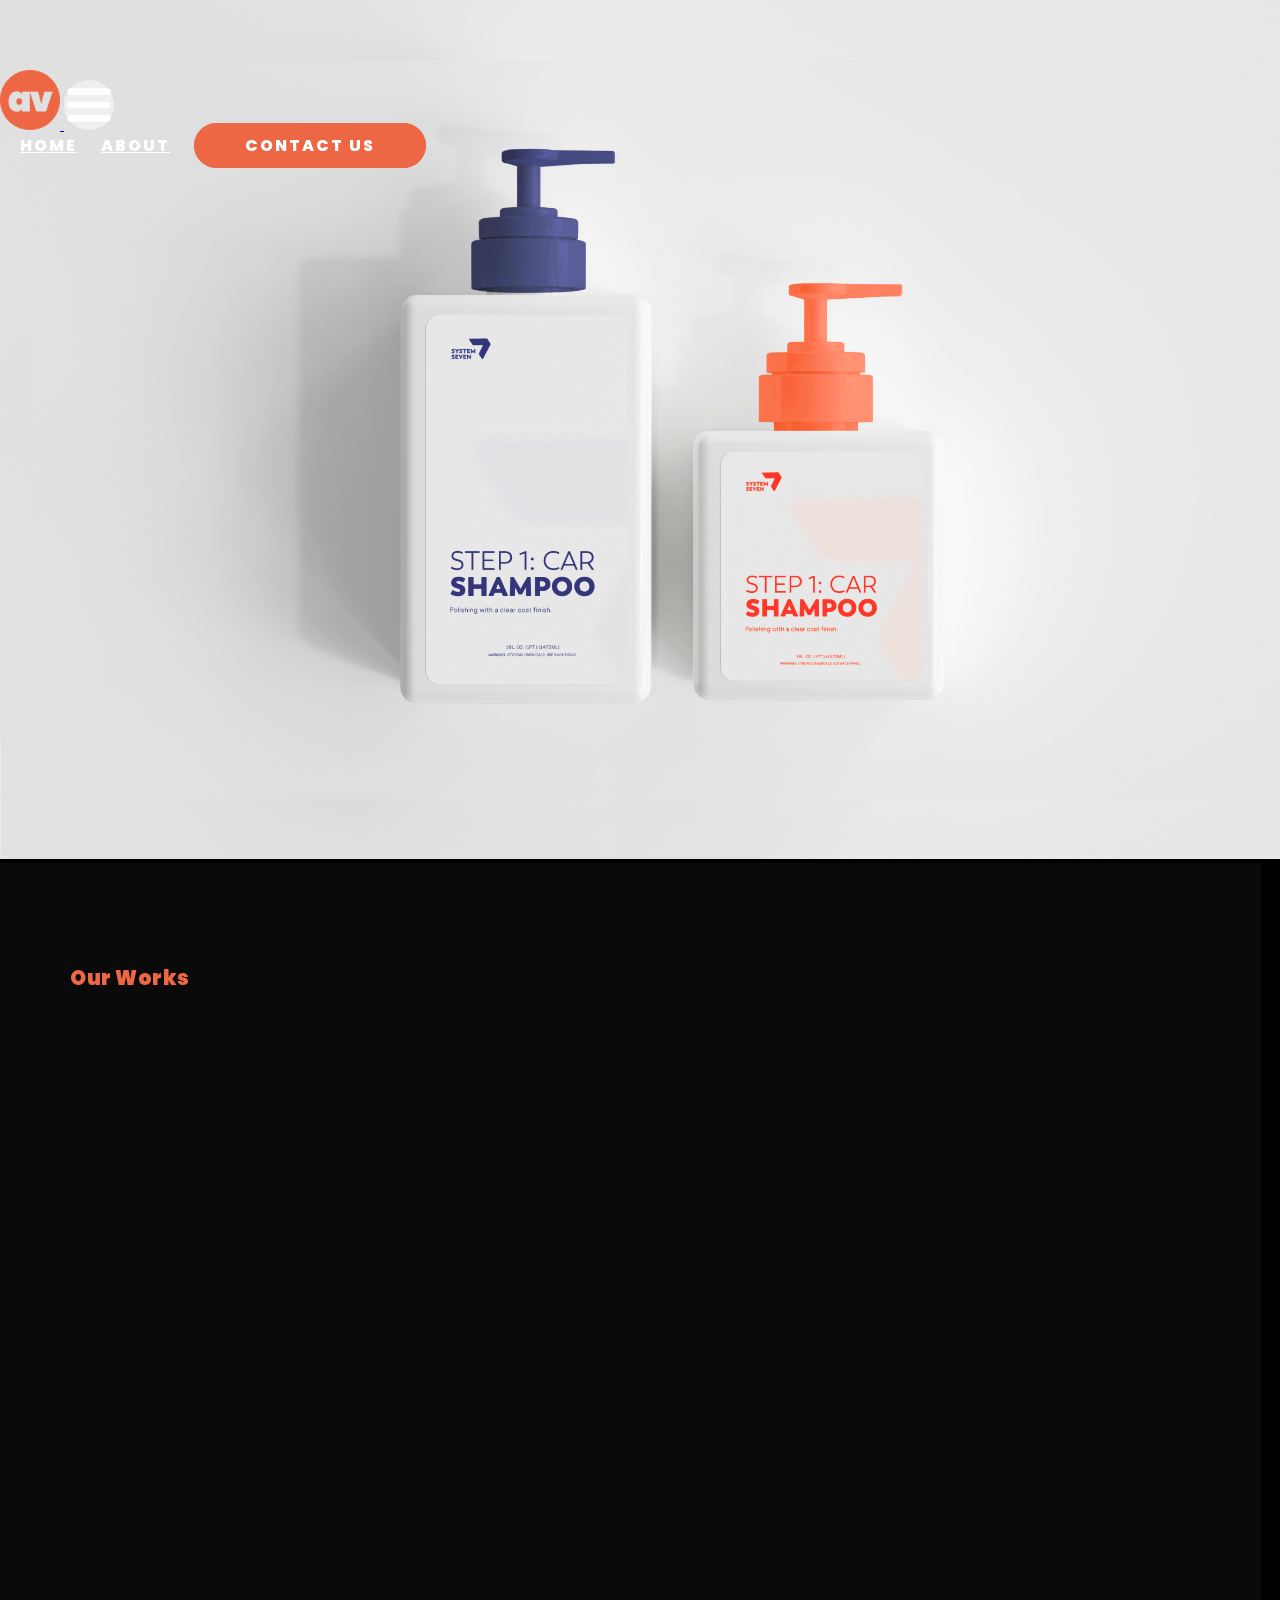
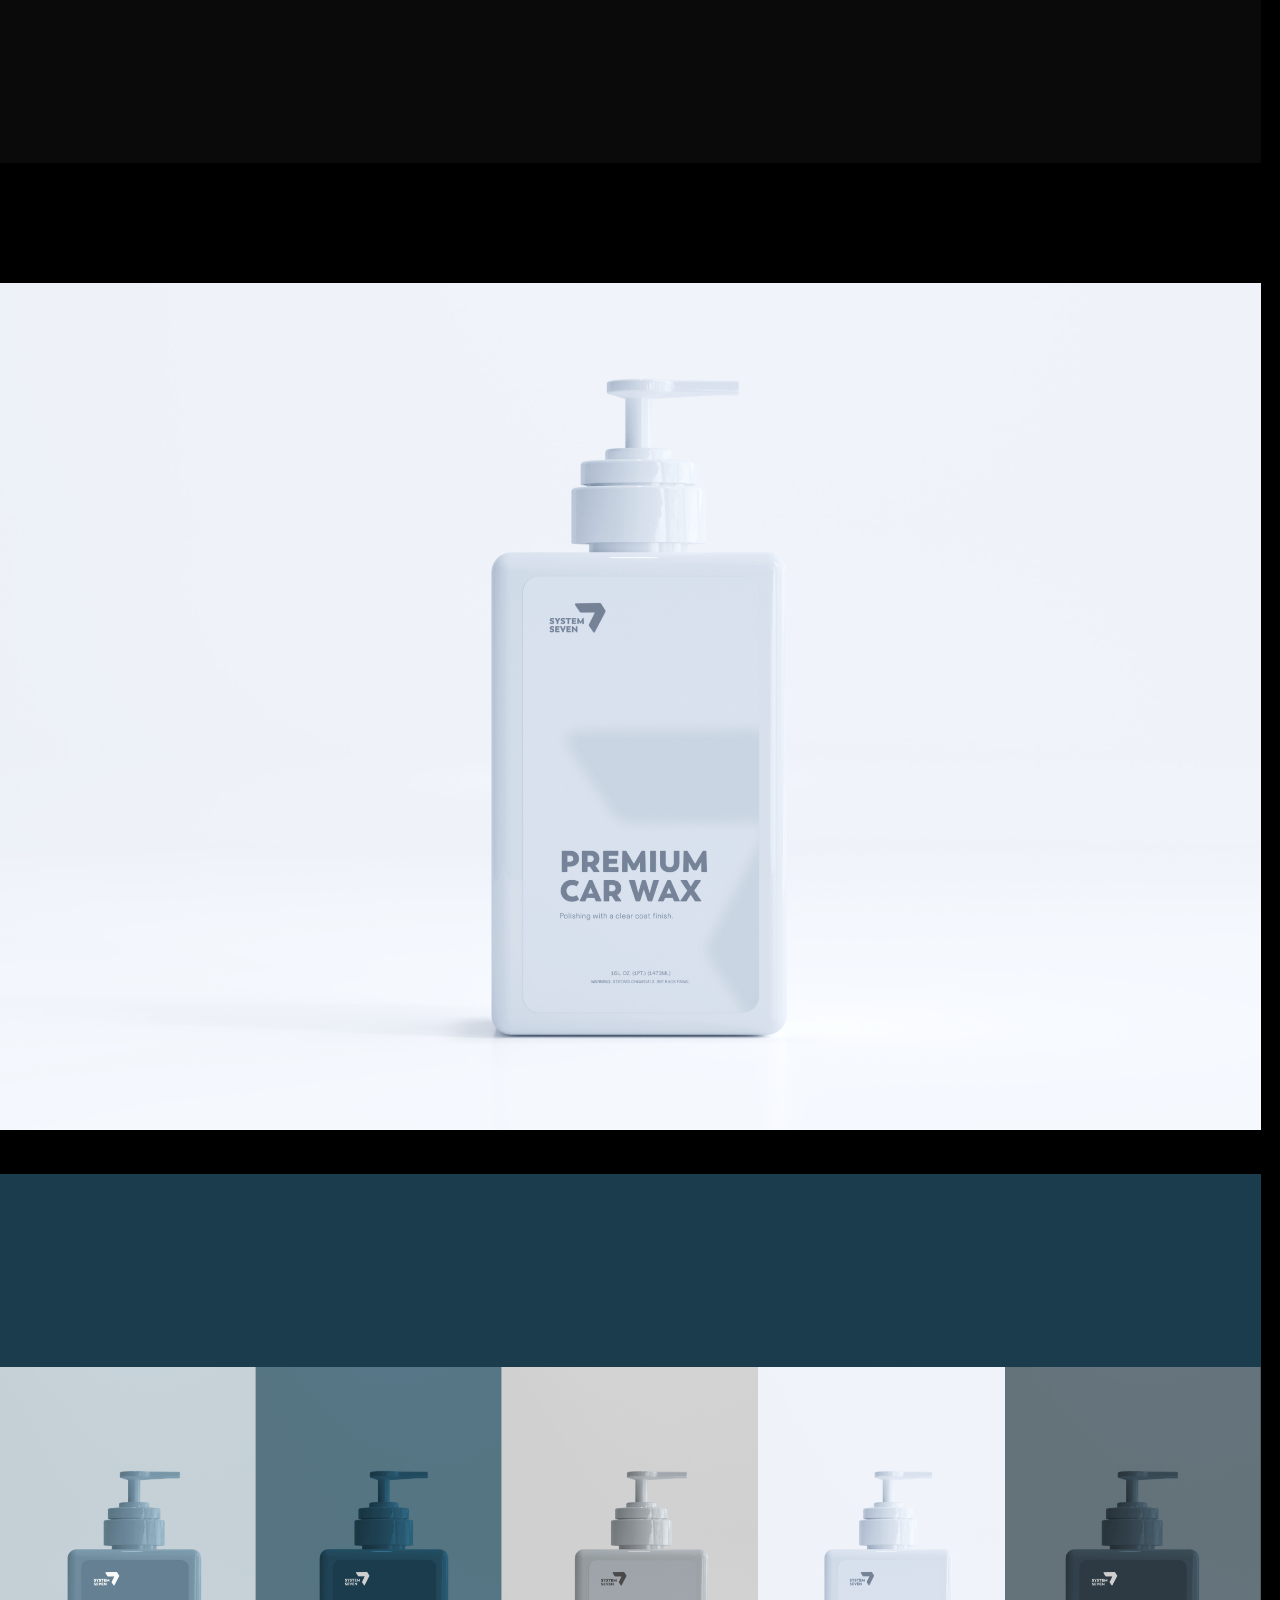
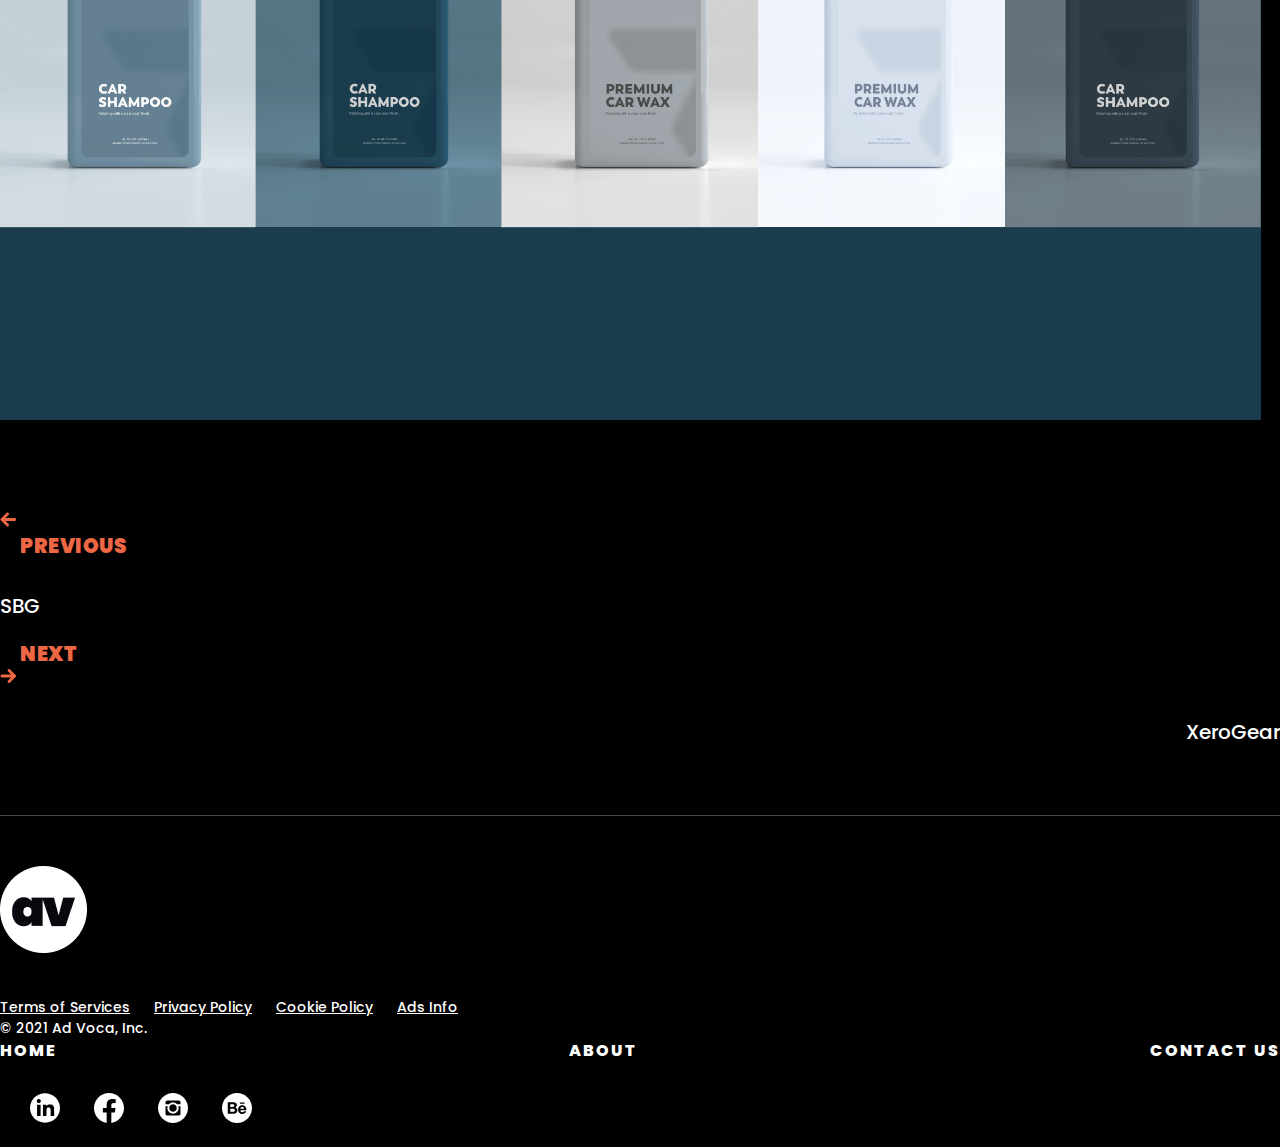
<file: brand/system-7.html>
<!DOCTYPE html>
<html lang="en">
<head>
    <meta charset="UTF-8">
    <meta http-equiv="X-UA-Compatible" content="IE=edge">
    <meta name="viewport" content="width=device-width, initial-scale=1.0">
    <link rel="stylesheet" href="https://cdn.jsdelivr.net/npm/bootstrap@5.0.2/dist/css/bootstrap.min.css" integrity="sha384-EVSTQN3/azprG1Anm3QDgpJLIm9Nao0Yz1ztcQTwFspd3yD65VohhpuuCOmLASjC" crossorigin="anonymous">
    <link rel="stylesheet" href="../css/style.css">
    <link href="https://fonts.googleapis.com/css2?family=Poppins:wght@200;900&display=swap" rel="stylesheet">
    <title>Ad Voca</title>
</head>
<body class="brands">

    <div id="wrapper">
        <nav class="navbar navbar-expand-lg navbar-dark" style="position: absolute;">
            <div class="container">
                <a class="navbar-brand" href="/">
                    <img src="../assets/logo.png" alt="Ad Voca Logo" style="gray-scale: 100%">
                </a>
                <button onclick="openNav()" class="navbar-toggler" type="button" data-toggle="collapse" data-target="#navbarNavAltMarkup" aria-controls="navbarNavAltMarkup" aria-expanded="false" aria-label="Toggle navigation">
                    <span class="navbar-toggler-icon" style="background: none;" >
                        <svg xmlns="http://www.w3.org/2000/svg" viewBox="0 0 30 30"><path stroke="white" stroke-linecap="round" stroke-miterlimit="10" stroke-width="4" d="M4 7h22M4 15h22M4 23h22"/></svg>
                    </span>
                </button>
                <div class="collapse navbar-collapse justify-content-end" >
                  <div class="navbar-nav">
                    <a class="nav-item nav-link" href="/">Home</a>
                    <a class="nav-item nav-link" href="about.html">About</a>
                    <a class="nav-item nav-link button-default" href="contact.html">Contact Us</a>
                  </div>
                </div>

                <div id="mySidenav" class="sidenav">
                    <a href="javascript:void(0)" class="closebtn" onclick="closeNav()"><div>x</div></a>
                    <a href="/">Home</a>
                    <a href="about.html">About</a>
                    <a href="contact.html">Contact</a>
                </div>
            </div>    
        </nav>

        
        <section class="ohub-1 d-flex align-items-center">
            <img src="../assets/brands/system-7/SLIDE ONE.png" alt="" width="100%">
        </section>

        <div class="content-container" style="width: 98.5%; margin-right: auto">
            <div class="row">
                <div class="col-md-3 links-container d-flex flex-column justify-content-start">
                    <a href="#works" class="h5 client active">Our Works</a>
                </div>

                <div class="col-md-9 brands-container brands-section" id="works">
                    <img src="../assets/brands/system-7/THUMBNAIL AND FIRST PIC.png" alt="" style="width: 100%; margin: 20px 0px">
                    <img src="../assets/brands/system-7/SLIDE TWO.png" alt="" style="width: 100%; margin: 20px 0px">
                </div>
            </div>
        </div>

        <div class="container d-flex align-items-baseline justify-content-between" style="padding: 50px 0px; margin-bottom: 0px;">
            <a href="spirit-bottling-group.html" style="margin: 0px 20px; text-decoration: none;">
                <div class="d-flex align-items-center justify-content-start">
                    <img src="../assets/brands/OHUB/prev.png" alt="">
                    <h5 class="h5 color-white prev" style="margin: 0px">PREVIOUS</h5>
                </div>
                <p class="body-large color-white" style="margin-top: 30px;">SBG</p>
            </a>
            <a href="xerogear.html" style="margin: 0px 20px; text-decoration: none;">
                <div class="d-flex align-items-center justify-content-end">
                    <h5 class="h5 color-white prev" style="margin: 0px">NEXT</h5>
                    <img src="../assets/brands/OHUB/next.png" alt="">
                </div>
                <p class="body-large color-white" style="margin-top: 30px; text-align: right;">XeroGear</p>
            </a>
        </div>
        

        <footer class="site-footer">
            <div class="container">
                <div class="row align-items-center">
                    <div class="col-md-6">
                        <div class="footer-logo-container">
                            <img src="../assets/footer-logo.png" alt="">
                        </div>
                        <div class="footer-links">
                            <a href="#">Terms of Services</a>
                            <a href="#">Privacy Policy</a>
                            <a href="#">Cookie Policy</a>
                            <a href="#">Ads Info</a>
                        </div>
                        <p>© 2021 Ad Voca, Inc.</p>
                    </div>
                    <div class="col-md-6 d-flex flex-column align-items-end justify-content-end">
                        <div class="menu-links">
                            <a href="../index.html">Home</a>
                            <a href="../about.html">About</a>
                            <a href="../contact.html">Contact Us</a>
                        </div>

                        <div class="social-links">
                            <a href="#">
                                <img src="../assets/linkedin.svg" alt="">
                            </a>
                            <a href="#">
                                <img src="../assets/facebook.svg" alt="">
                            </a>
                            <a href="#">
                                <img src="../assets/instagram.svg" alt="">
                            </a>
                            <a href="#">
                                <img src="../assets/Be.svg" alt="">
                            </a>
                        </div>
                    </div>
                </div>
            </div>
        </footer>
    </div>


    
    <!-- Script Section -->
    
    
    <script src="https://code.jquery.com/jquery-3.2.1.slim.min.js" integrity="sha384-KJ3o2DKtIkvYIK3UENzmM7KCkRr/rE9/Qpg6aAZGJwFDMVNA/GpGFF93hXpG5KkN" crossorigin="anonymous"></script>
    <script src="https://cdnjs.cloudflare.com/ajax/libs/popper.js/1.12.9/umd/popper.min.js" integrity="sha384-ApNbgh9B+Y1QKtv3Rn7W3mgPxhU9K/ScQsAP7hUibX39j7fakFPskvXusvfa0b4Q" crossorigin="anonymous"></script>
    <script src="https://maxcdn.bootstrapcdn.com/bootstrap/4.0.0/js/bootstrap.min.js" integrity="sha384-JZR6Spejh4U02d8jOt6vLEHfe/JQGiRRSQQxSfFWpi1MquVdAyjUar5+76PVCmYl" crossorigin="anonymous"></script>
    
    <script>
        $('.carousel').carousel({
            interval: 2000
        })
    </script>

    <script src="../js/script.js"></script>
    <script src="../js/scroll.js"></script>
    <script>
        window.onscroll = () => {
        var current = "client";

        sections.forEach((section) => {
            const sectionTop = section.offsetTop;
            if (window.scrollY >= sectionTop - 80) {
            current = section.getAttribute("id"); 
            }
        });

        navLi.forEach((li) => {
            li.classList.remove("active");
            if (li.classList.contains(current)) {
            li.classList.add("active");
            }
        });
        };
    </script>
</body>
</html>
</file>
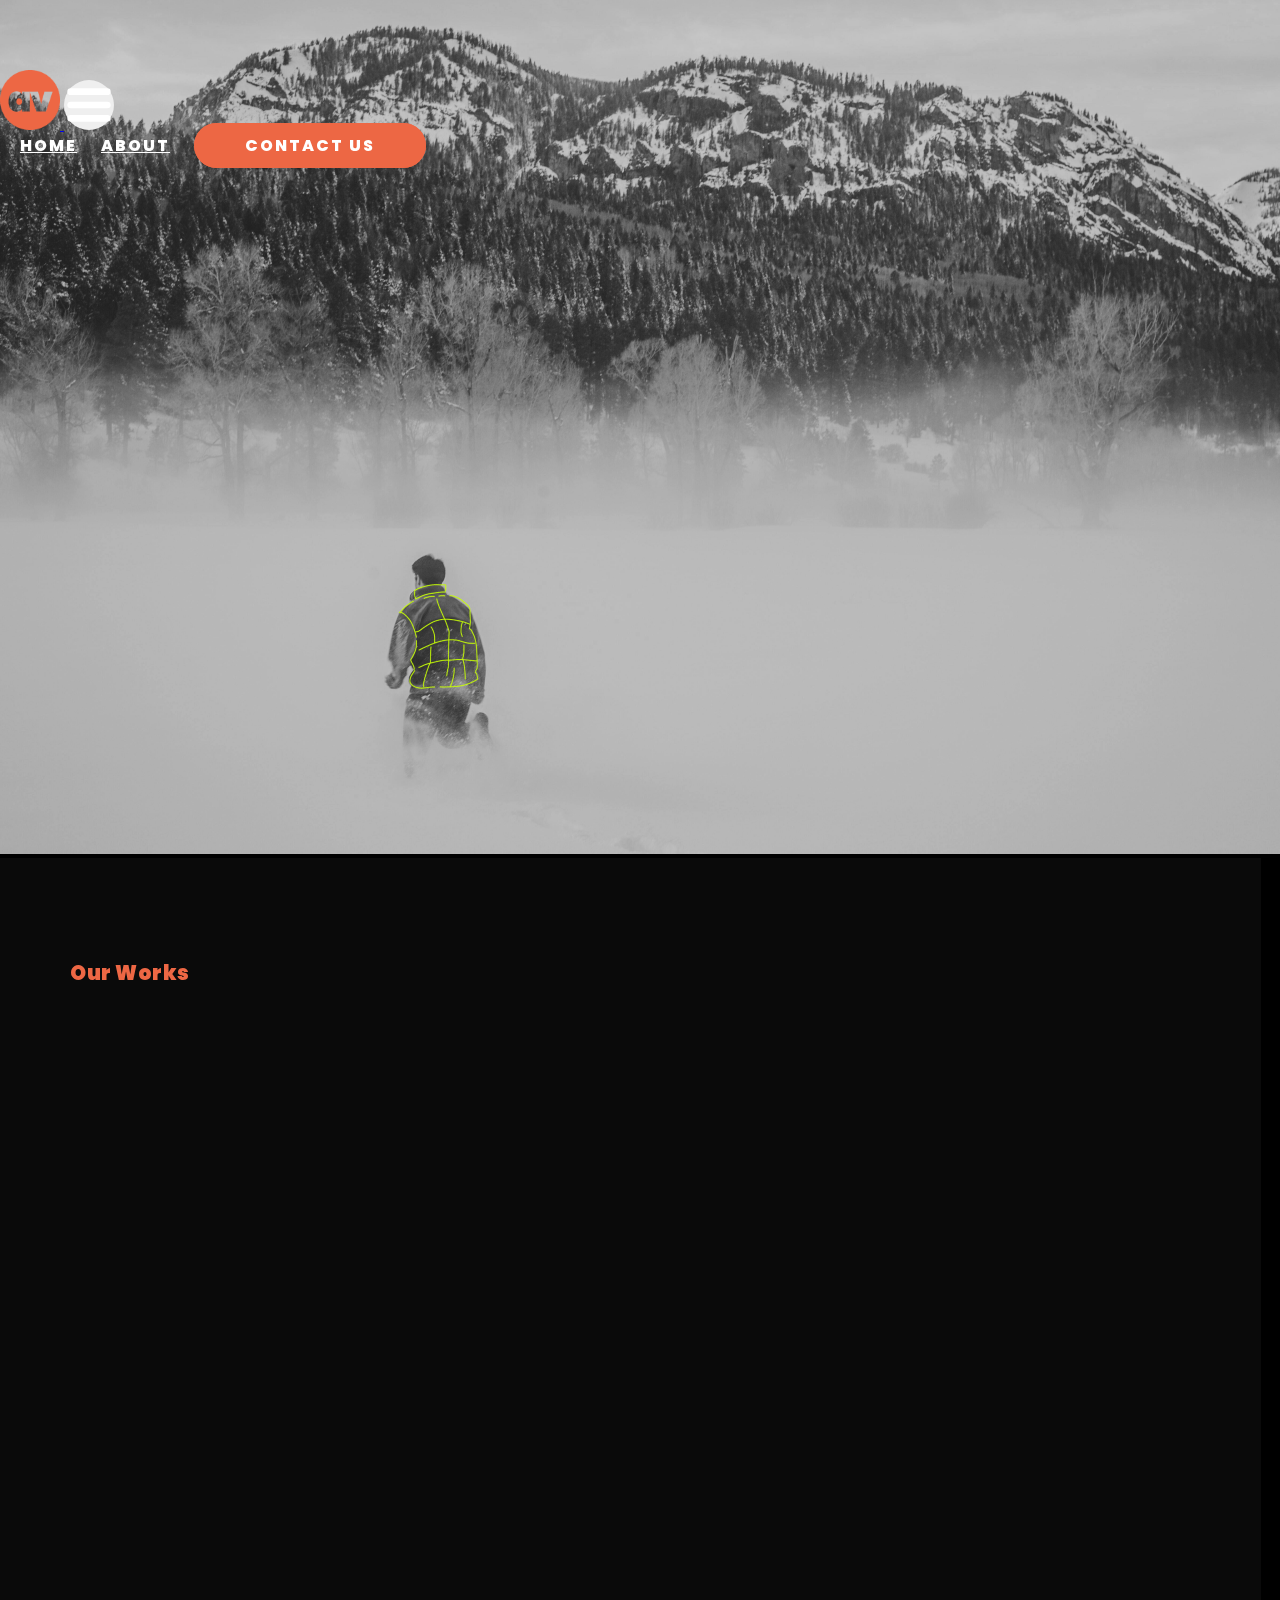
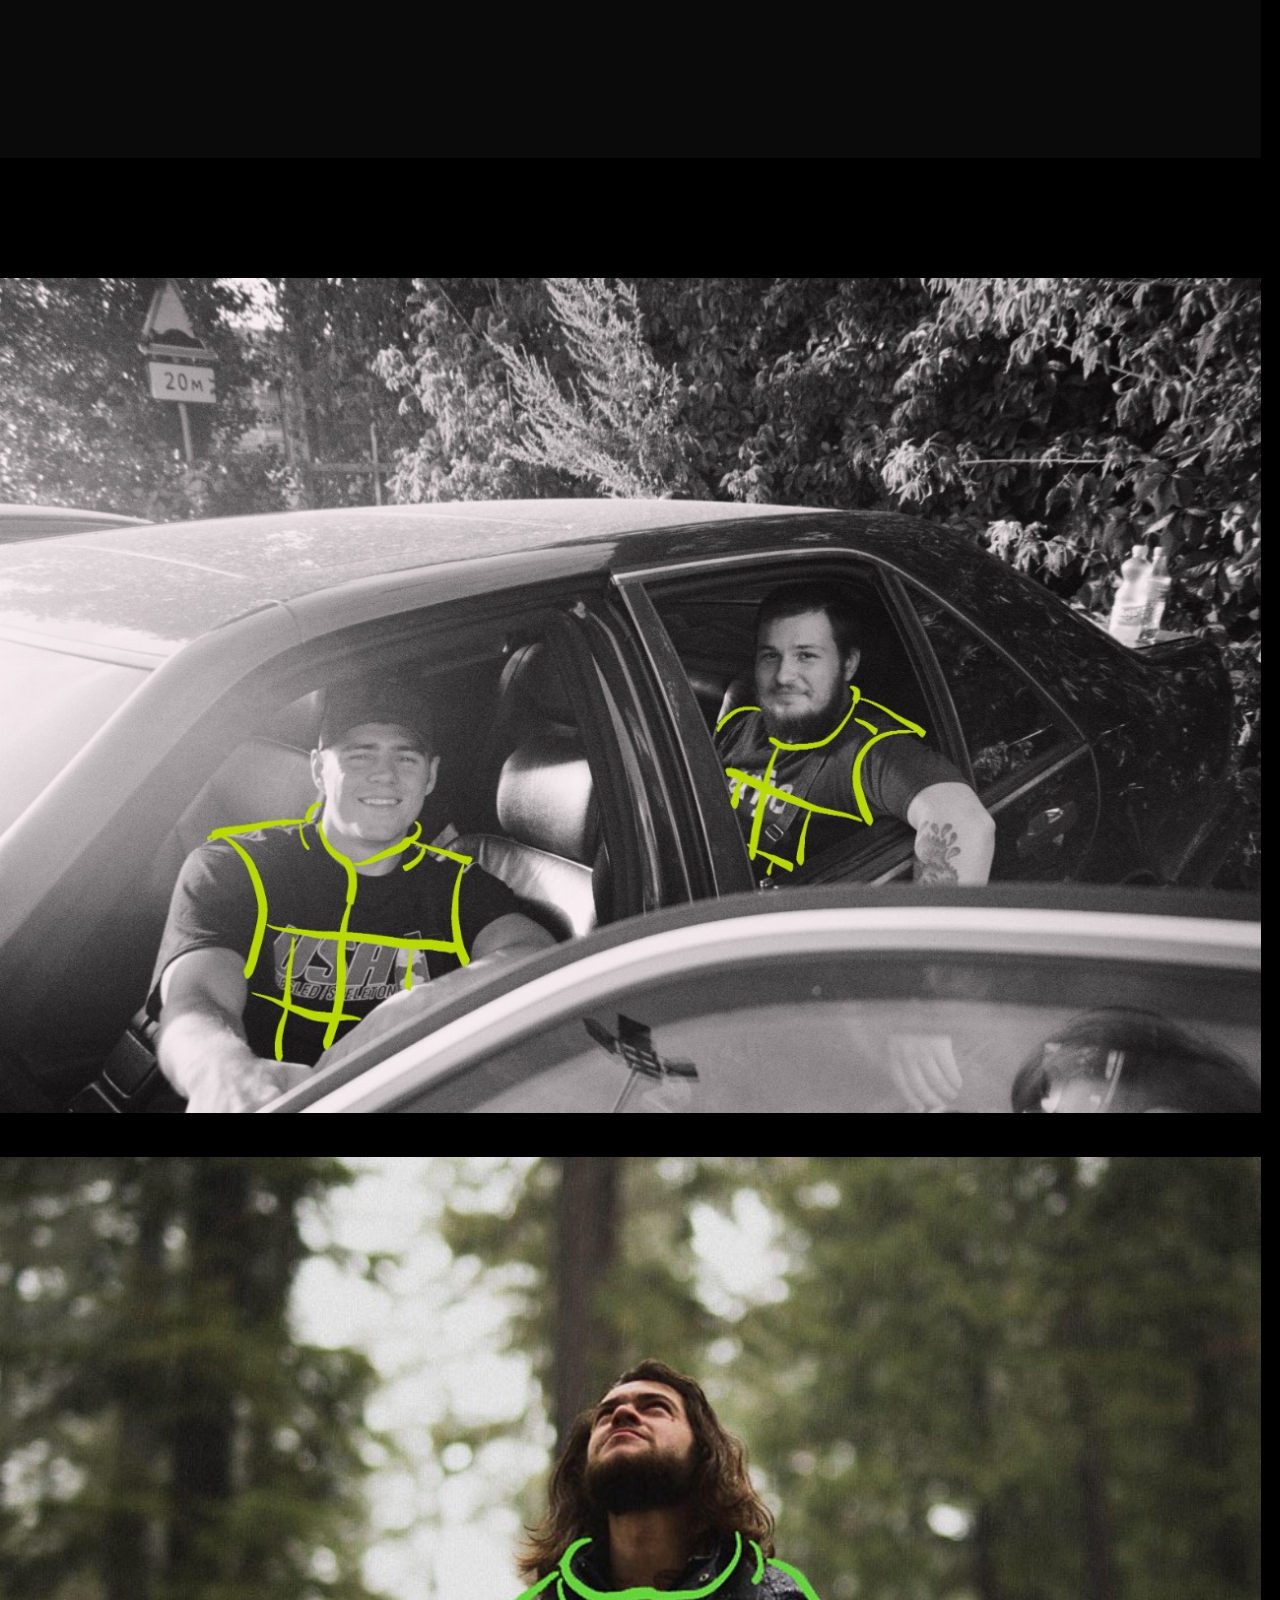
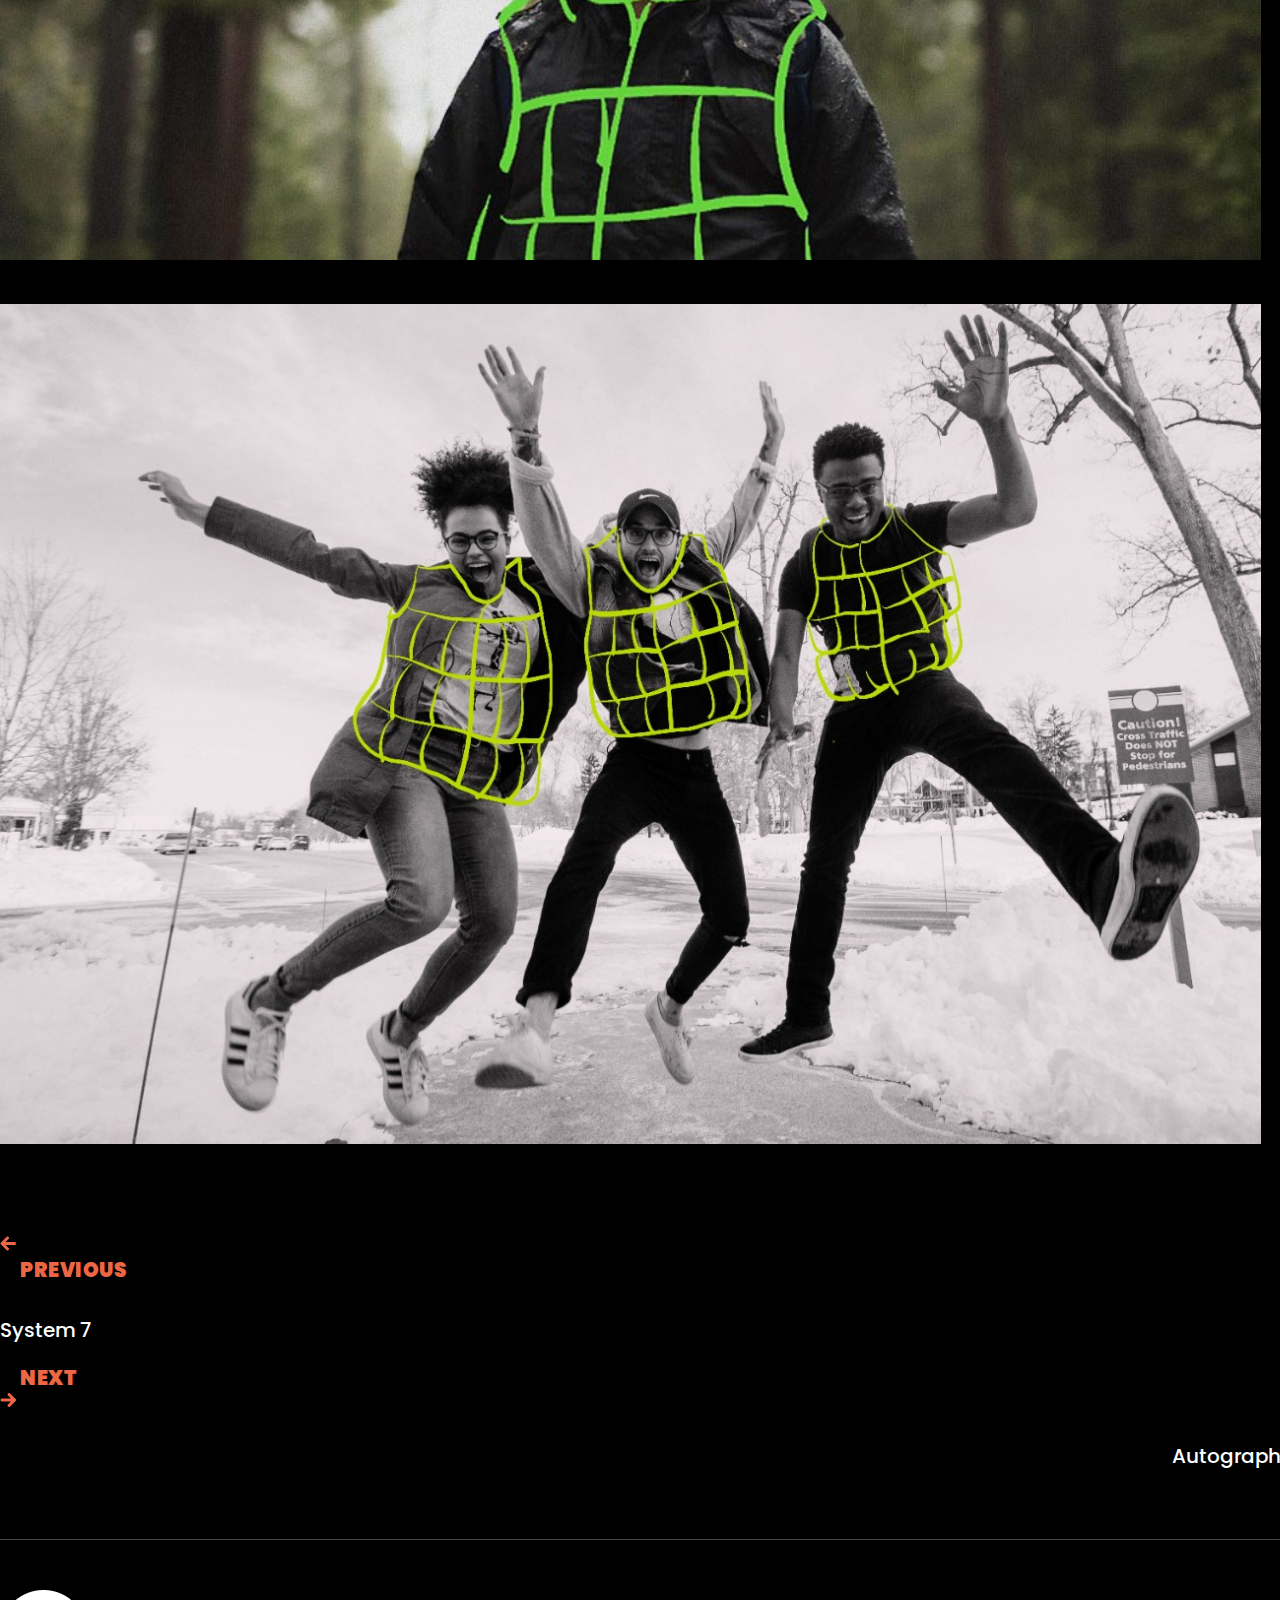
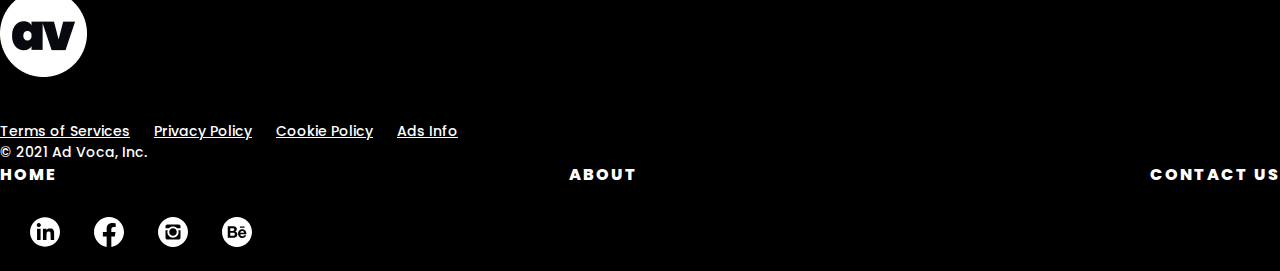
<file: brand/xerogear.html>
<!DOCTYPE html>
<html lang="en">
<head>
    <meta charset="UTF-8">
    <meta http-equiv="X-UA-Compatible" content="IE=edge">
    <meta name="viewport" content="width=device-width, initial-scale=1.0">
    <link rel="stylesheet" href="https://cdn.jsdelivr.net/npm/bootstrap@5.0.2/dist/css/bootstrap.min.css" integrity="sha384-EVSTQN3/azprG1Anm3QDgpJLIm9Nao0Yz1ztcQTwFspd3yD65VohhpuuCOmLASjC" crossorigin="anonymous">
    <link rel="stylesheet" href="../css/style.css">
    <link href="https://fonts.googleapis.com/css2?family=Poppins:wght@200;900&display=swap" rel="stylesheet">
    <title>Ad Voca</title>
</head>
<body class="brands">

    <div id="wrapper">
        <nav class="navbar navbar-expand-lg navbar-dark" style="position: absolute;">
            <div class="container">
                <a class="navbar-brand" href="/">
                    <img src="../assets/logo.png" alt="Ad Voca Logo" style="gray-scale: 100%">
                </a>
                <button onclick="openNav()" class="navbar-toggler" type="button" data-toggle="collapse" data-target="#navbarNavAltMarkup" aria-controls="navbarNavAltMarkup" aria-expanded="false" aria-label="Toggle navigation">
                    <span class="navbar-toggler-icon" style="background: none;" >
                        <svg xmlns="http://www.w3.org/2000/svg" viewBox="0 0 30 30"><path stroke="white" stroke-linecap="round" stroke-miterlimit="10" stroke-width="4" d="M4 7h22M4 15h22M4 23h22"/></svg>
                    </span>
                </button>
                <div class="collapse navbar-collapse justify-content-end" >
                  <div class="navbar-nav">
                    <a class="nav-item nav-link" href="/">Home</a>
                    <a class="nav-item nav-link" href="about.html">About</a>
                    <a class="nav-item nav-link button-default" href="contact.html">Contact Us</a>
                  </div>
                </div>

                <div id="mySidenav" class="sidenav">
                    <a href="javascript:void(0)" class="closebtn" onclick="closeNav()"><div>x</div></a>
                    <a href="/">Home</a>
                    <a href="about.html">About</a>
                    <a href="contact.html">Contact</a>
                </div>
            </div>    
        </nav>

        
        <section class="ohub-1 d-flex align-items-center">
            <img src="../assets/brands/xerogear/hero-new.png" alt="" width="100%">
        </section>

        <div class="content-container" style="width: 98.5%; margin-right: auto">
            <div class="row">
                <div class="col-md-3 links-container d-flex flex-column justify-content-start">
                    <a href="#works" class="h5 client active">Our Works</a>
                </div>

                <div class="col-md-9 brands-container brands-section" id="works">
                    <img src="../assets/brands/xerogear/hero-img.png" alt="" style="width: 100%; margin: 20px 0px">
                    <img src="../assets/brands/xerogear/WhatsApp Image 2022-01-24 at 9.30 5 (1).jpg" alt="" style="width: 100%; margin: 20px 0px">
                    <img src="../assets/brands/xerogear/6b27d776-4c46-4f51-ac50-d58c3939c85f.png" alt="" style="width: 100%; margin: 20px 0px">
                </div>
            </div>
        </div>

        <div class="container d-flex align-items-baseline justify-content-between" style="padding: 50px 0px; margin-bottom: 0px;">
            <a href="system-7.html" style="margin: 0px 20px; text-decoration: none;">
                <div class="d-flex align-items-center justify-content-start">
                    <img src="../assets/brands/OHUB/prev.png" alt="">
                    <h5 class="h5 color-white prev" style="margin: 0px">PREVIOUS</h5>
                </div>
                <p class="body-large color-white" style="margin-top: 30px;">System 7</p>
            </a>
            <a href="autograph.html" style="margin: 0px 20px; text-decoration: none;">
                <div class="d-flex align-items-center justify-content-end">
                    <h5 class="h5 color-white prev" style="margin: 0px">NEXT</h5>
                    <img src="../assets/brands/OHUB/next.png" alt="">
                </div>
                <p class="body-large color-white" style="margin-top: 30px; text-align: right;">Autograph</p>
            </a>
        </div>
        

        <footer class="site-footer">
            <div class="container">
                <div class="row align-items-center">
                    <div class="col-md-6">
                        <div class="footer-logo-container">
                            <img src="../assets/footer-logo.png" alt="">
                        </div>
                        <div class="footer-links">
                            <a href="#">Terms of Services</a>
                            <a href="#">Privacy Policy</a>
                            <a href="#">Cookie Policy</a>
                            <a href="#">Ads Info</a>
                        </div>
                        <p>© 2021 Ad Voca, Inc.</p>
                    </div>
                    <div class="col-md-6 d-flex flex-column align-items-end justify-content-end">
                        <div class="menu-links">
                            <a href="../index.html">Home</a>
                            <a href="../about.html">About</a>
                            <a href="../contact.html">Contact Us</a>
                        </div>

                        <div class="social-links">
                            <a href="#">
                                <img src="../assets/linkedin.svg" alt="">
                            </a>
                            <a href="#">
                                <img src="../assets/facebook.svg" alt="">
                            </a>
                            <a href="#">
                                <img src="../assets/instagram.svg" alt="">
                            </a>
                            <a href="#">
                                <img src="../assets/Be.svg" alt="">
                            </a>
                        </div>
                    </div>
                </div>
            </div>
        </footer>
    </div>


    
    <!-- Script Section -->
    
    
    <script src="https://code.jquery.com/jquery-3.2.1.slim.min.js" integrity="sha384-KJ3o2DKtIkvYIK3UENzmM7KCkRr/rE9/Qpg6aAZGJwFDMVNA/GpGFF93hXpG5KkN" crossorigin="anonymous"></script>
    <script src="https://cdnjs.cloudflare.com/ajax/libs/popper.js/1.12.9/umd/popper.min.js" integrity="sha384-ApNbgh9B+Y1QKtv3Rn7W3mgPxhU9K/ScQsAP7hUibX39j7fakFPskvXusvfa0b4Q" crossorigin="anonymous"></script>
    <script src="https://maxcdn.bootstrapcdn.com/bootstrap/4.0.0/js/bootstrap.min.js" integrity="sha384-JZR6Spejh4U02d8jOt6vLEHfe/JQGiRRSQQxSfFWpi1MquVdAyjUar5+76PVCmYl" crossorigin="anonymous"></script>
    
    <script>
        $('.carousel').carousel({
            interval: 2000
        })
    </script>

    <script src="../js/script.js"></script>
    <script src="../js/scroll.js"></script>
    <script>
        window.onscroll = () => {
        var current = "client";

        sections.forEach((section) => {
            const sectionTop = section.offsetTop;
            if (window.scrollY >= sectionTop - 80) {
            current = section.getAttribute("id"); 
            }
        });

        navLi.forEach((li) => {
            li.classList.remove("active");
            if (li.classList.contains(current)) {
            li.classList.add("active");
            }
        });
        };
    </script>
</body>
</html>
</file>
<file: css/style.css>
* {
    padding: 0;
    margin: 0;
    box-sizing: border-box;
    scroll-behavior: smooth;
}

body {
    background-color: black;
}

/* Globals Desktop */
.color-white {
    color: white;
}

.title {
    font-family: 'Poppins', sans-serif;
    font-style: normal;
    font-weight: 900;
    font-size: 100px;
}

.h1 {
    font-family: 'Poppins';
    font-style: normal;
    font-weight: 900;
    font-size: 65px;
    /* or 112% */

    letter-spacing: 0.5px;
}

.h2 {
    font-family: 'Poppins';
    font-style: normal;
    font-weight: 900;
    font-size: 50px;
    /* or 116% */

    display: flex;
    align-items: center;
    letter-spacing: 0.5px;
}

.h3 {
    font-family: 'Poppins';
    font-style: normal;
    font-weight: 900;
    font-size: 40px;
    /* or 120% */

    display: flex;
    align-items: center;
    letter-spacing: 0.5px;
}

.h4 {
    font-family: 'Poppins';
    font-style: normal;
    font-weight: 900;
    font-size: 28px;
    /* or 129% */

    letter-spacing: 0.5px;
}

.h5 {
    font-family: 'Poppins';
    font-style: normal;
    font-weight: 900;
    font-size: 20px;
    /* or 140% */

    letter-spacing: 0.5px;
}

.h6 {
    font-family: 'Poppins';
    font-style: normal;
    font-weight: 900;
    font-size: 16px;
    /* identical to box height, or 150% */

    letter-spacing: 0.5px;
}

/* Body Globals */
.body-bold {
    font-family: 'Poppins';
    font-style: normal;
    font-weight: 700;
    font-size: 35px;
}

.body-large {
    font-family: 'Poppins';
    font-style: normal;
    font-weight: 500;
    font-size: 20px;
}

.body-default {
    font-family: 'Poppins';
    font-style: normal;
    font-weight: 500;
    font-size: 16px;
}

.body-small {
    font-family: 'Poppins';
    font-style: normal;
    font-weight: 500;
    font-size: 14px;
}

.button-large {
    text-decoration: none;
    color: white;
    background: #ED6744;
    border-radius: 52px;
    padding-left: 25px !important;
    padding-right: 25px !important;
    padding-top: 10px;
    padding-bottom: 10px;
    border: 1px solid #ED6744;

    font-family: 'Poppins';
    font-style: normal;
    font-weight: 800;
    font-size: 24px;
    letter-spacing: 2px;
    text-transform: uppercase;
}

.button-default {
    text-decoration: none;
    color: white;
    background: #ED6744;
    border-radius: 52px;
    padding-left: 50px !important;
    padding-right: 50px !important;
    padding-top: 10px;
    padding-bottom: 10px;
    border: 1px solid #ED6744;

    font-family: 'Poppins', sans-serif;
    font-style: normal;
    font-weight: 800;
    font-size: 16px;
    letter-spacing: 2px;
    text-transform: uppercase;
}

.button-default:hover {
    color: #ED6744;
    background: none;
    text-decoration: none;
    border: 1px solid #ED6744
}

.button-small {
    text-decoration: none;
    color: white;
    background: #ED6744;
    border-radius: 52px;
    padding-left: 25px !important;
    padding-right: 25px !important;
    padding-top: 10px;
    padding-bottom: 10px;
    border: 1px solid #ED6744;

    font-family: 'Poppins';
    font-style: normal;
    font-weight: 800;
    font-size: 14px;
    letter-spacing: 2px;
    text-transform: uppercase;
}


/* Tablet Globals */
@media only screen and (min-width: 481px) and (max-width:768px) {
    
    .section-1 #bgvideo {
        display: none !important;
    }
    .section-1 #bgMobilevideo {
        display: none !important;
    }
    .section-1 #bgTabletvideo {
        display: block !important;
    }
    .title {
        font-family: 'Poppins';
        font-style: normal;
        font-weight: 900;
        font-size: 120px;
        /* or 107% */

        letter-spacing: 0.5px;
    }

    .h1 {
        font-family: 'Poppins';
        font-style: normal;
        font-weight: 900;
        font-size: 65px;
        /* or 112% */

        letter-spacing: 0.5px;
    }

    .h2 {
        font-family: 'Poppins';
        font-style: normal;
        font-weight: 900;
        font-size: 50px;
        /* or 116% */

        display: flex;
        align-items: center;
        letter-spacing: 0.5px;
    }

    .h3 {
        font-family: 'Poppins';
        font-style: normal;
        font-weight: 900;
        font-size: 40px;
        /* or 120% */

        display: flex;
        align-items: center;
        letter-spacing: 0.5px;
    }

    .h4 {
        font-family: 'Poppins';
        font-style: normal;
        font-weight: 900;
        font-size: 28px;
        /* or 129% */

        letter-spacing: 0.5px;
    }

    .h5 {
        font-family: 'Poppins';
        font-style: normal;
        font-weight: 900;
        font-size: 20px;
        /* or 140% */

        letter-spacing: 0.5px;
    }

    .h6 {
        font-family: 'Poppins';
        font-style: normal;
        font-weight: 900;
        font-size: 16px;
        /* identical to box height, or 150% */

        letter-spacing: 0.5px;
    }


    .body-bold {
        font-family: 'Poppins';
        font-style: normal;
        font-weight: 700;
        font-size: 35px;
    }

    .body-large {
        font-family: 'Poppins';
        font-style: normal;
        font-weight: 500;
        font-size: 24px;
    }

    .body-default {
        font-family: 'Poppins';
        font-style: normal;
        font-weight: 500;
        font-size: 16px;
        line-height: 24px;
    }

    .body-small {
        font-family: 'Poppins';
        font-style: normal;
        font-weight: 500;
        font-size: 14px;
    }

    .button-large {
        font-family: 'Poppins';
        font-style: normal;
        font-weight: 800;
        font-size: 24px;
        /* or 167% */

        letter-spacing: 2px;
        text-transform: uppercase;
    }

    .button-default {
        font-family: 'Poppins';
        font-style: normal;
        font-weight: 800;
        font-size: 16px;
        /* identical to box height, or 150% */

        letter-spacing: 2px;
        text-transform: uppercase;
    }

    .button-small {
        font-family: 'Poppins';
        font-style: normal;
        font-weight: 800;
        font-size: 14px;
        /* identical to box height, or 157% */

        letter-spacing: 2px;
        text-transform: uppercase;
    }
}
/**Desktop Query*/
@media only screen and (min-width: 768px) {
    .section-1 #bgvideo {
        display: block !important;
    }
    .section-1 #bgMobilevideo {
        display: none !important;
    }
    .section-1 #bgTabletvideo {
        display: none !important;
    }
  }
  


/* Mobile Globals */
@media only screen and (max-width:480px) {
    /* .section-1 {
        position: relative !important;
        top: 0 !important;
        bottom: 0 !important;
        width: 100% !important;
        height: 100% !important; 
        overflow: hidden !important;
      }
     */
    .section-1 #bgvideo {
        display: none !important;
    }
    .section-1 #bgMobilevideo {
        display: block !important;
    }
    .section-1 #bgTabletvideo {
        display: none !important;
    }
    .title {
        font-family: 'Poppins';
        font-style: normal;
        font-weight: 900;
        font-size: 70px;
        /* or 107% */

        letter-spacing: 0.5px;      
    }

    .h1 {
        font-family: 'Poppins';
        font-style: normal;
        font-weight: 900;
        font-size: 65px;
        /* or 112% */

        letter-spacing: 0.5px;
    }

    .h2 {
        font-family: 'Poppins';
        font-style: normal;
        font-weight: 900;
        font-size: 50px;
        /* or 116% */

        display: flex;
        align-items: center;
        letter-spacing: 0.5px;
    }

    .h3 {
        font-family: 'Poppins';
        font-style: normal;
        font-weight: 900;
        font-size: 40px;
        /* or 120% */

        display: flex;
        align-items: center;
        letter-spacing: 0.5px;
    }

    .h4 {
        font-family: 'Poppins';
        font-style: normal;
        font-weight: 900;
        font-size: 28px;
        /* or 129% */

        letter-spacing: 0.5px;
    }

    .h5 {
        font-family: 'Poppins';
        font-style: normal;
        font-weight: 900;
        font-size: 20px;
        line-height: 28px;
        /* or 140% */

        letter-spacing: 0.5px;
    }

    .h6 {
        font-family: 'Poppins';
        font-style: normal;
        font-weight: 900;
        font-size: 16px;
        /* identical to box height, or 150% */

        letter-spacing: 0.5px;
    }


    .body-bold {
        font-family: 'Poppins';
        font-style: normal;
        font-weight: 700;
        font-size: 24px;
    }

    .body-large {
        font-family: 'Poppins';
        font-style: normal;
        font-weight: 500;
        font-size: 24px;
    }

    .body-default {
        font-family: 'Poppins';
        font-style: normal;
        font-weight: 500;
        font-size: 16px;
    }

    .body-small {
        font-family: 'Poppins';
        font-style: normal;
        font-weight: 500;
        font-size: 14px;
        line-height: 22px;
    }

    .button-large {
        font-family: 'Poppins';
        font-style: normal;
        font-weight: 800;
        font-size: 24px;
        /* or 167% */

        letter-spacing: 2px;
        text-transform: uppercase;
    }

    .button-default {
        font-family: 'Poppins';
        font-style: normal;
        font-weight: 800;
        font-size: 16px;
        /* identical to box height, or 150% */

        letter-spacing: 2px;
        text-transform: uppercase;
    }

    .button-small {
        font-family: 'Poppins';
        font-style: normal;
        font-weight: 800;
        font-size: 14px;
        /* identical to box height, or 157% */

        letter-spacing: 2px;
        text-transform: uppercase;
    }
}

/* End of globals */

#wrapper {
    position: relative;
}

nav.solid-color {
    background-color: #ED6744 !important;
    /* position: static; */
}

.nav-item {
    color: white !important;
    font-family: 'Poppins';
    font-style: normal;
    font-weight: 800;
    font-size: 16px;
    line-height: 24px;
    letter-spacing: 2px;
    margin: 0px 0px 0px 20px;
    text-transform: uppercase
}

.nav-item.active {
    color:rgba(237, 103, 68, 1) !important
}

.navbar-nav {
    align-items: center
}

nav.solid-color .nav-item.active, nav.solid-color .nav-item:hover{
    color: #561F40 !important
}

.nav-item:hover {
    color: rgba(237, 103, 68, 1) !important;
}

.navbar-dark .navbar-toggler {
    height: 50px;
    width: 50px;
    border: none;
    border-radius: 50%;
    padding: 0px;
}

.navbar-dark .navbar-toggler:focus {
    box-shadow: 0 0 0 0.25rem #ED6744;
}

.navbar {
    padding: 70px 0px;
    position: fixed;
    width: 100%;
    z-index: 10;
    transition: 0.4s;
}

.navbar-brand img {
    width: 60px;
    height: auto;
    transition: 0.4s;
}


section{
    padding: 50px 0px
}

p {
    font-family: 'Poppins', sans-serif;
}

nav {
    position: absolute;
}

/* section 1 */
section.section-1 {
    position: relative;
}

.video-overlay {
    position: absolute;
    top: 0;
    left: 0;
    height: 100%;
    width: 100%;
    background-color: black;
    opacity: 0.4;
}

/* section.section-1 .videoContainer {
    position: relative;
    height: 100vh;
    overflow: hidden;
} */

video {
    /* top: 50%;
    left: 50%;
    min-width: 100%;
    min-height: 100%;
    height: 100vh;
    width: 100%;
    height: auto;
    z-index: -1; */
    background: url('../assets/video/placeholder.png') no-repeat;
    /* background-size: cover; */
    width: 100vw;
    height: 100vh;
    object-fit: cover;
    /* position: fixed; */
    top: 0;
    left: 0;
    z-index: -1;
}

section.section-1 {
    padding-top: 0px;
    margin-bottom: 100px;
}


section.section-1 .container {
    width: 100%;
    height: 100vh;
    display: flex;
    align-items: center;
    justify-content: center;
}

section.section-1 .container h1 {
    color: #ED6744;
    font-family: 'Poppins', sans-serif;
    font-weight: 900;
}

@media screen and (max-width: 470px) {
    section.section-1 .container h1 {
        font-size: 52px
    }

    section.section-1 .container {
        margin-top: 50px
    }

    section.section-1 .container div div {
        width: 100% !important
    }
}


section.section-1 .container h1 span.yellow-period {
    color: #FFE266
}


section.section-1_1 {
    padding: 10px 0px;
}

section.section-1_1 h1.h1-main{
    font-family: 'Poppins', sans-serif;
    font-weight: 900;
    font-size: 32px;
    color: white;
    margin-bottom: 20px;
}

section.section-1_1 p.sub-text {
    font-weight: 500;
    font-size: 18px;
    color: white;
}

.highlight-p {
    color: #ED6744;
    font-weight: 900;

}

section.section-1_1 .text-container {
    padding-left: 100px;
}

section.section-1_1 img {
    width: 100%;
}

a.orange-links {
    background: #ED6744;
    border-radius: 22.5px;
    color: white;
    text-decoration: none;
    padding: 5px 25px;
    display: inline-block;
    margin: 20px 0px;
    font-weight: bold;
}

a.orange-links:focus {
    color: #561F40 !important
}

a.orange-links:hover {
    background-color: #d3411d;
}

/* Work Section */
h1.h1-main_m {
    font-size: 76px;
    font-family: 'Poppins', sans-serif;
    font-style: normal;
    font-weight: 900;
    color: white;
}

p.sub-text_m {
    font-family: 'Poppins', sans-serif;
    font-style: normal;
    font-weight: bold;
    font-size: 20px;
    color: white
}

/* Section 2 */
section.section-2 {
    padding-top: 0px
}


/* What we do */
section.what-we-do div.service-container {
    margin: 30px 0px
}
section.what-we-do span.number {
    color: #ED6744;
    font-size: 32px;
    font-weight: 500;
    font-family: 'Poppins', sans-serif;
    font-style: normal;
    margin-bottom: 25px;
}

section.what-we-do h3.service-name {
    font-family: 'Poppins', sans-serif;
    font-style: normal;
    font-weight: 900;
    font-size: 36px;
    color: white;
    margin: 10px 0px
}

section.what-we-do i {
    font-family: 'Poppins', sans-serif;
    font-size: 18px;
    color: white
}

section.what-we-do p.service-desc{
    font-family: 'Poppins', sans-serif;
    font-weight: 600;
    font-size: 18px;
    color: white;
    margin: 30px 0px;
    width: 90%;
}

.work-card {
    margin: 15px 0px;
    position: relative;
    padding: 0px !important;
    overflow: hidden;
}

.team-member {
    overflow: hidden;
    position: relative;
    border-radius: 10%;
}

.overlay {
    position: absolute;
    bottom: 0;
    left: 0;
    right: 0;
    background-color: rgba(237, 103, 68, 0.8);
    overflow: hidden;
    width: 100%;
    height: 0;
    transition: .4s ease;
    display: flex;
    flex-direction: column;
    justify-content: space-around;
    padding: 0 50px;  
}

.team-member .overlay {
    border-radius: 10%;
    display: flex;
    flex-direction: column;
    justify-content: flex-end;
    align-items: flex-end;
    background-color: rgba(237, 103, 68, 0.5);
}

.team-member p {
    margin: 10px 0px !important;
}

.logo-overlay {
    position: absolute;
    bottom: 0;
    left: 0;
    right: 0;
    overflow: hidden;
    width: 100%;
    height: 100%;
    transition: .4s ease;
    display: flex;
    flex-direction: column;
    justify-content: center;
    align-items: center;
}

.logo-overlay img {
    width: 70%;
}

.work-card:hover .overlay, .team-member:hover .overlay {
    height: 100%;
    padding: 50px;
}

@media only screen and (min-width: 900px) {
    .work-card:hover .overlay, .team-member:hover .overlay {
        padding: 50px 50px 50px 100px;
    }
    
}

.work-card > img {
    transition: 0.4s ease
}

.work-card:hover > img{
    transform: scale(1.3)
}

.text {
    color: white;
    font-size: 20px;
    position: absolute;
    top: 50%;
    left: 50%;
    -webkit-transform: translate(-50%, -50%);
    -ms-transform: translate(-50%, -50%);
    transform: translate(-50%, -50%);
}

.text-container h3.card-main {
    font-family: 'Poppins', sans-serif;
    font-size: 40px;
    font-weight: 900;
    color: white;
}

.text-container p {
    font-family: 'Poppins', sans-serif;
    font-size: 18px;
    color: white;
    font-weight: normal;
    color: white;
}

.overlay a {
    color: white;
    text-decoration: none;
    font-family: 'Poppins', sans-serif;
    font-weight: 900;
    font-size: 18px;
}

.load-more-container {
    margin-top: 50px;
    margin-bottom: 100px;
}

.load-more-container .circle-button {
    width: 40px;
    height: 40px;
    border-radius: 50%;
    background-color: rgba(237, 103, 68, 1);
    margin-bottom: 30px;
    animation: bounce 2s infinite;
	-webkit-animation: bounce 2s infinite;
	-moz-animation: bounce 2s infinite;
	-o-animation: bounce 2s infinite;
}

.load-more-container a{
    font-family: 'Poppins', sans-serif;
    font-style: normal;
    font-weight: 800;
    font-size: 18px;
    text-decoration: none;
    color: rgba(237, 103, 68, 1)
}


/* Footer */
footer.site-footer {
    width: 100%;
    padding: 50px 0px 20px 0px;
    border-top: 1px solid rgba(128, 128, 128, 0.548);
}

.footer-logo-container {
    margin-bottom: 40px
}

footer .menu-links a {
    font-family: 'Poppins', sans-serif;
    font-style: normal;
    font-weight: 800;
    font-size: 16px;
    line-height: 24px;
    letter-spacing: 2px;
    text-transform: uppercase;
    text-decoration: none;
    color: white;
}

footer .menu-links {
    width: 100%;
    display: flex;
    justify-content: space-between;
    margin-bottom: 30px
}

footer.site-footer .footer-logo {
    width: 40%;
}

footer.site-footer .copyright-text {
    font-family: 'Poppins', sans-serif;
    font-style: normal;
    font-weight: 800;
    font-size: 14px;
    color: white;
    margin-top: 20px;
}


footer.site-footer .footer-links a {
    color: white;
    font-family: 'Poppins', sans-serif;
    font-weight: 500;
    font-size: 14px;
    margin-right: 20px;
}

footer.site-footer p {
    color: white;
    font-family: 'Poppins', sans-serif;
    font-weight: 500;
    font-size: 14px;
    margin-right: 20px;
}



.footer-main {
    font-family: 'Poppins', sans-serif;
    font-style: normal;
    font-weight: 800;
    font-size: 30px;
    color: white;
}

footer.site-footer .social-links a img{
    width: 30px;
    margin-left: 30px;
}

footer.site-footer .social-links a {
    margin: 0px;
    text-decoration: none;
}

@-webkit-keyframes bounce {
	0%, 20%, 50%, 80%, 100% {-webkit-transform: translateY(0);}	
	40% {-webkit-transform: translateY(-30px);}
	60% {-webkit-transform: translateY(-15px);}
}
 
@-moz-keyframes bounce {
	0%, 20%, 50%, 80%, 100% {-moz-transform: translateY(0);}
	40% {-moz-transform: translateY(-30px);}
	60% {-moz-transform: translateY(-15px);}
}
 
@-o-keyframes bounce {
	0%, 20%, 50%, 80%, 100% {-o-transform: translateY(0);}
	40% {-o-transform: translateY(-30px);}
	60% {-o-transform: translateY(-15px);}
}
@keyframes bounce {
	0%, 20%, 50%, 80%, 100% {transform: translateY(0);}
	40% {transform: translateY(-30px);}
	60% {transform: translateY(-15px);}
}


/* Works Page */
section.s1-works {
    padding-top: 200px
}

section.s1-works h1.h1-main {
    font-family: 'Poppins', sans-serif;
    font-style: normal;
    font-weight: 900;
    font-size: 134px;
    color: white;
}

.work-category-links a {
    font-family: 'Poppins', sans-serif;
    font-weight: 500;
    font-size: 30px;
    color: white;
    text-decoration: none;
}

.sort-category {
    display: none;
    margin: 50px 0px
}

.sort-category h3.sort-main {
    color: white;
    font-weight: 800;
    font-family: 'Poppins', sans-serif;
    margin-right: 20px;
    font-size: 18px;

    
}

.sort-category select {
    width: 100%;
    padding: 0px 5px;
    font-family: 'Poppins', sans-serif;
    font-size: 18px;
    font-weight: 800;
    background: black;
    color: white;
    
    border: none;
    border-bottom: 2px solid white;
}


.sort-category select:focus {
    outline: none; 
}

.sort-category select option{
    font-size: 20px;
    font-weight: 600
}


.work-category-links a.active-category {
    color: #ED6744;
}

.work-category-links a:hover {
    color:rgba(237, 103, 68, 1)
}

.work-category-links {
    display: flex;
    justify-content: space-between;
    margin-top: 30px;
    margin-bottom: 100px;
}


/* Works Page - New */
#works .full-width-works {
    margin-bottom: 200px !important
}

section.works-1 {
    padding: 250px 0px 50px 0px;
}

.works-section {
    padding-bottom: 0px;
}

section.works-1 h1.h1-main {
    font-family: 'Poppins', sans-serif;
    font-style: normal;
    font-weight: 900;
    font-size: 116px;
    color: white
}

section.works-1 p.w1-subtext {
    font-family: 'Poppins', sans-serif;
    font-style: normal;
    font-size: 29px;
    color: white
}

section.works-1 ul.w1-tablinks {
    display: flex;
    align-items: center;
    justify-content: space-between;
    list-style: none;
    margin-top: 160px;
}

section.works-1 ul.w1-tablinks li a {
    color: white;
    text-decoration: none;
}

section.works-1 ul.w1-tablinks li a.active {
    color: #FFE266
}
/* Brand Page */

/* Ohub Brand */
/* section.ohub-1 {
    height: 100vh;
} */

section.ohub-1 .hero-img-container {
    width: 100%;
    height: 100vh;
    background-size:cover;
    background-repeat: no-repeat;
    position: relative;
}

section.ohub-1 {
    padding: 0px !important
}

section.ohub-1 .h1-main {
    font-family: 'Poppins', sans-serif;
    font-weight: 900;
    font-size: 80px;
    color: white;
    display: none;
    transition: opacity 0.5s linear
}

section.ohub-1 .hero-image {
    height: 100%;
    width: 100%;
    display: flex;
    align-items: center;
    justify-content: center;
    cursor: pointer;
}

section.ohub-1 .hero-image:hover img{
    display: none;
    opacity: 1;
}

.ohub-ol img{
    width: 30%;
}

.ohub-ol {
    justify-content: space-around;
}

section.ohub-1 .hero-image:hover .h1-main {
    display: flex;
    animation: fadeIn 0.5s;
    -webkit-animation: fadeIn 0.5s;
    -moz-animation: fadeIn 0.5s;
    -o-animation: fadeIn 0.5s;
    -ms-animation: fadeIn 0.5s;
}

@keyframes fadeIn {
    0% {opacity:0;}
    100% {opacity:1;}
  }
  
  @-moz-keyframes fadeIn {
    0% {opacity:0;}
    100% {opacity:1;}
  }
  
  @-webkit-keyframes fadeIn {
    0% {opacity:0;}
    100% {opacity:1;}
  }
  
  @-o-keyframes fadeIn {
    0% {opacity:0;}
    100% {opacity:1;}
  }
  
  @-ms-keyframes fadeIn {
    0% {opacity:0;}
    100% {opacity:1;}
  }

section.c2g-1 .hero-img-container {
    background-image: url('../assets/brands/crab2go/CRAB2GO\ -\ ASSET\ 11\ 1\ \(1\).jpg');
}

section.sbg-1 .hero-img-container {
    background-image: url('../assets/brands/SBG/pawel-wisniewski-pkFXc2d3yD4-unsplash\ 1.png');
}

section.ohub-1 .hero-img-container img {
    width: 50%;
    animation: fadeIn 1s;
    -webkit-animation: fadeIn 1s;
    -moz-animation: fadeIn 1s;
    -o-animation: fadeIn 1s;
    -ms-animation: fadeIn 1s;
}

section.ohub-1 {
    padding: 50px 0px 0px 0px;
}

section.c2g-1 .hero-img-container img {
    width: 350px;
}

section.sbg-1 .hero-img-container img {
    width: 400px;
}

section.ohub-2 .ohub-2-img {
    margin: auto !important;
}

section.ohub-2 {
    padding: 100px 0px;
}

section.ohub-2 .ohub-main {
    font-family: 'Poppins', sans-serif;
    font-style: normal;
    font-weight: 900;
    font-size: 70px;
    color: white;
    margin-bottom: 20px;
}

section.ohub-2 .ohub-subtext {
    font-family: 'Poppins', sans-serif;
    font-style: normal;
    font-weight: normal;
    font-size: 23px;
    color: white
}

section.ohub-2 .ohub2-text p, section.ohub-2 .ohub2-text ul li{
    font-family: 'Poppins', sans-serif;
    font-size: 25px;
    font-weight: 400;
    color: white !important
}

section.ohub-2 .logo-container {
    padding: 50px;
    background: #E7E3DA;
    border-radius: 50%;
    height: 300px;
    width: 300px;
    margin-bottom: 50px;
}

section.ohub-2 .objectives {
    font-family: 'Poppins', sans-serif;
    font-style: normal;
    font-weight: bold;
    font-size: 25px;
    color: white;
    text-transform: uppercase;
}

section.ohub-2 ul {
    margin-left: 20px;
}

section.ohub-2 ul li {
    font-family: 'Poppins', sans-serif;
    font-style: normal;
    font-weight: normal;
    font-size: 26px;
    color: white
}

section.ohub-2 .overview-container {
    width: 80%
}

section.ohub-2 .logo-container img {
    width: 100%;
}

section.ohub-2 .ohub2-text ul {
    list-style: none;
}


section.ohub-2 .ohub2-text p.header-p {
    font-weight: 800;
}

section.ohub-3 .ohub3-button {
    margin: 20px 30px;
    font-family: 'Poppins', sans-serif;
    font-style: normal;
    font-weight: 800;
    font-size: 20px;
    color: white;
    text-decoration: none;
}



.ohub3-drop-down {
    display: none !important;
}

.ohub3-drop-down .dropdown-menu {
    background: #ED6744
}

.ohub3-drop-down .dropdown-menu a.active {
    color: black !important
}

.ohub3-drop-down button {
    width: 200px;
    text-transform: uppercase;
    font-family: 'Poppins', sans-serif;
    font-weight: 800;
    background-color: black;
    border: 2px solid #ED6744;
    color: #ED6744;
    border-radius: 20px;
}

.btn-check:active+.btn-secondary, .btn-check:checked+.btn-secondary, .btn-secondary.active, .btn-secondary:active, .show>.btn-secondary.dropdown-toggle {
    background:rgba(237, 103, 68, 1);
    color: white;
    outline-color: #ED6744;
    box-shadow: 0 0 0 .25rem #ED6744 !important;
    border: 2px solid #ED6744
}

section.ohub-3 .ohub3-button:hover {
    color: rgba(237, 103, 68, 1)
}

section.ohub-3 {
    padding: 20px 0px;
}

section.ohub-3 .dropdown-menu .ohub3-button:hover {
    color: black
}

.dropdown-toggle::after {
    margin-left: 1em
}

section.ohub-4 {
    color: white;
    width: 100%;
    padding: 0px;
}

#overview, #logos, #colors, #visuals {
    padding-top: 100px;
}

#overview .container {
    margin-bottom: 150px;
}

section.ohub-4 .visual-content {
    padding: 100px 0px;
    text-align: center;
    background-color: #FAAC44;
}

section.ohub-4 .visual-content.c2g {
    background-color: #FFFFFF;
    padding: 200px 0px
    
}

section.ohub-4 .visual-content.c2g .container {
    position: relative;
}

section.ohub-4 .visual-content.c2g .visual-text {
    color: #813B43;
    font-weight: 500;
}

section.ohub-4 .visual-content.c2g img {
    position: absolute;
    top: -100px;
    left: 0;
    width: 60px;
}

section.ohub-4 .visual-content.sbg  {
    background-color: #3D2D24;
}

section.ohub-4 .visual-content.sbg .logo-visual {
    padding: 100px 0px;
}

section.ohub-4 .visual-content .visual-text {
    font-family: 'Poppins', sans-serif;
    font-size: 70px;
    font-weight: 200;
}

.separator {
    width: 100%;
    margin: 50px 0px;
    border: 2px solid #FFFFFF;
}

section.ohub-4 .o4-main {
    font-size: 70px;
    font-family: 'Poppins', sans-serif;
    font-weight: 900;
    margin-bottom: 40px;
    position: relative;
}

.purple-circle::before {
    content: "";
    position: absolute;
    width: 100px;
    height: 100px;
    background-color: #561F40;
    z-index: -1;
    border-radius: 50%;
    left: -50px;
    top: -10px
}

.orange-circle {
    font-size: 43px !important
}

.orange-circle::before {
    content: "";
    position: absolute;
    width: 100px;
    height: 100px;
    background-color: #ED6744;
    z-index: -1;
    border-radius: 50%;
    left: -50px;
    top: -25px
}

section.ohub-4 .o4-p {
    font-size: 26px;
    font-weight: 500;
    font-family: 'Poppins', sans-serif;
    margin-bottom: 30px;
}


#logos span {
    font-family: 'Poppins', sans-serif;
    font-weight: 400;
    font-size: 100px;
    margin: 100px 0px;
}


.tabcontent {
    display: none;
    scroll-margin: 150px 0 0 0;
}

.tabcontent .h3-main {
    font-family: 'Poppins', sans-serif;
    font-size: 43px;
    font-weight: 900;
    margin-bottom: 50px;
}

.tabcontent .w-90 {
    width: 80%;
}

.tabherocontent {
    display: none;
    margin: 20px 0px
}

.tablinks {
    cursor: pointer;
}

.tablinks.active {
    color:rgba(237, 103, 68, 1) !important
}

.about-img {
    width: 70%;
    margin: auto;
    display: flex;
}

.about-video {
    position: relative;
}

a:focus {
    color:rgba(237, 103, 68, 1) !important
}

/* About Page */
section.about-1 {
    height: 100vh;
    position: relative;
    overflow: hidden
}

section.about-1 .orange-circle {
    width: 300px;
    height: auto;
    position: absolute;
    top: 25%;
    bottom: 50%;
    right: -10px;
    z-index: -1;
    

}

section.about-2 p.a2-quote {
    font-family: 'Poppins', sans-serif;
    font-style: italic;
    font-size: 35px;
    color: white;
    margin: 80px 0px;
}

section.about-2 span.quote-name {
    font-family: 'Poppins', sans-serif;
    font-weight: 600;
    font-size: 32px;
    color: white;
    margin-top: 80px;
}

section.about-2 .h1-main {
    font-family: 'Poppins', sans-serif;
    font-style: normal;
    font-weight: 900;
    font-size: 27px;
    color: white;
}



section.about-2 h3.h3-main {
    font-family: 'Poppins', sans-serif;
    font-style: normal;
    font-weight: 900;
    font-size: 40px;
    color: white;
}

section.about-2 .h1-big {
    font-family: 'Poppins', sans-serif;
    font-style: normal;
    font-weight: 800;
    font-size: 134px;
    color: white;
    margin-top: 100px;
    margin-bottom: 50px;
    text-align: center;
}

section.about-2 .team-members img {
    width: 100%;
    border: 10px solid rgba(237, 103, 68, 1);
    border-radius: 10%;
}

section.about-2 .team-members h3.team-name {
    text-align: center;
    color: white;
    margin-top: 20px;
    font-family: 'Poppins', sans-serif;
    font-size: 30px;
    font-weight: 800;
}

section.about-2 .team-member {
    margin: 20px 0px;
}

section.about-2 {
    margin-bottom: 20px
}

section.about-2 .h1-big {
    text-align: left;
}

section.about-2 .services-a2 {
    width: 100%;
    position: relative;
}

section.about-2 .a2-container {
    width: 70%;
}

section.about-2 .services-a2 .circle-a2 {
    width: 400px;
    height: 400px;
    background-color: rgba(237, 103, 68, 1);
    position: absolute;
    left: -300px;
    z-index: -3;
    border-radius: 50%;
}

section.about-2 .service-a2 {
    margin: 10px 0px;
}


section.about-3 {
    padding: 50px 0px
}

section.about-3 .a3-item {
    margin-bottom: 150px;
}

section.about-3 .h3-main {
    font-family: 'Poppins', sans-serif;
    font-style: normal;
    font-weight: 900;
    font-size: 56px;
    color: white;
    position: relative;
}

section.about-3 .h3-main::before {
    content: "";
    width: 100px;
    height: 100px;
    background-color: #561F40;
    position: absolute;
    z-index: -1;
    border-radius: 50%;
    left: -40px;
    top: -15px;
}

section.about-3 .a3-box p {
    font-family: 'Poppins', sans-serif;
    font-style: normal;
    font-size: 35px;
    color: white
}

section.about-3 .a3-box {
    padding: 0px 0px 100px 50px;
    border-left: 2px solid white;
}

section.about-3 .a3-box .logo-container div {
    margin: 20px 0px;
}

section.about-3 .a3-box .logo-container img {
    width: 100%;
}

section.about-4 {
    padding-bottom: 0px
}

section.about-4 h1.h1-main {
    color: white;
    font-family: 'Poppins', sans-serif;
    font-style: normal;
    font-weight: 800;
    font-size: 134px;
}


section.about-4 {
    position: relative;
}

section.about-4 .services {
    width: 100%
}

section.about-4 li.service-item {
    font-family: 'Poppins', sans-serif;
    font-style: normal;
    font-weight: 500;
    font-size: 30px;
    color: white
}

section.about-4 ul {
    margin-top: 50px;
}

section.about-4 .geo-sphere {
    position: absolute;
    top: 50px;
    right: 0;
    z-index: -2;
}


section.about-5 {
    padding-top: 0px;
}

/* Contact page Css */
section.contact-1 {
    padding: 200px 0px 100px 0px;
}

section.contact-1 h1 {
    font-family: 'Poppins', sans-serif;
    font-size: 100px;
    font-weight: 900;
    color: white;
    text-align: center;
    margin-bottom: 60px;
    text-align: center;
}

section.contact-1 .container {
    display: flex;
    flex-direction: column;
    align-items: center;
    justify-content: center;
}

section.contact-1 .contact-form-container {
    width: 500px;
    height: 500px;
    border-radius: 50%;
    background-color: #ED6744
}

section.contact-1 .contact-p {
    font-family: 'Poppins', sans-serif;
    font-weight: 800;
    font-size: 30px;
    color: white;
    margin-top: 100px;
    text-align: center;
}

section.contact-1 .contact-p a {
    color: white;
}

/* Slider html contact page */
.mySlides {display: none}
section.contact-1 img {vertical-align: middle;}

/* Slideshow container */
section.contact-1 .slideshow-container {
  max-width: 1000px;
  position: relative;
  margin: auto;
  display: flex;
  align-items: center;
  justify-content: center;
  flex-direction: column;
}

/* Next & previous buttons */
section.contact-1 .prev, .next {
  cursor: pointer;
  position: absolute;
  top: 50%;
  width: auto;
  padding: 16px;
  margin-top: -22px;
  color: white;
  font-weight: bold;
  font-size: 18px;
  transition: 0.6s ease;
  border-radius: 0 3px 3px 0;
  user-select: none;
  text-decoration: none;
}

/* Position the "next button" to the right */
section.contact-1 .next {
  right: 0;
  border-radius: 3px 0 0 3px;
}

section.contact-1 .prev {
    left: 0;
    border-radius: 3px 0 0 3px;
}

/* On hover, add a black background color with a little bit see-through */
section.contact-1 .prev:hover, .next:hover {
  background-color: rgba(0,0,0,0.8);
  color: rgba(255, 226, 102, 1);

}

/* Caption text */
section.contact-1 .text {
  color: #f2f2f2;
  font-size: 15px;
  padding: 8px 12px;
  position: absolute;
  bottom: 8px;
  width: 100%;
  text-align: center;
}

/* Number text (1/3 etc) */
section.contact-1 .numbertext {
  color: #f2f2f2;
  font-size: 12px;
  padding: 8px 12px;
  position: absolute;
  top: 0;
}

/* The dots/bullets/indicators */
section.contact-1 .dot {
  cursor: pointer;
  height: 15px;
  width: 15px;
  margin: 0 2px;
  background-color: #bbb;
  border-radius: 50%;
  display: inline-block;
  transition: background-color 0.6s ease;
}

section.contact-1 .active, section.contact-1 .dot:hover {
  background-color: #704949;
  

}

/* Fading animation */
section.contact-1 .fade {
  -webkit-animation-name: fade;
  -webkit-animation-duration: 1.5s;
  animation-name: fade;
  animation-duration: 1.5s;
}

@-webkit-keyframes fade {
  from {opacity: .4} 
  to {opacity: 1}
}

@keyframes fade {
  from {opacity: .4} 
  to {opacity: 1}
}

section.contact-1 .fade:not(.show) {
    opacity: 1
}

/* On smaller screens, decrease text size */
@media only screen and (max-width: 300px) {
    section.contact-1 .prev, section.contact-1 .next, section.contact-1 .text {font-size: 11px}
}

section.contact-1 .mySlides {
    align-items: center;
    justify-content: center;
    flex-direction: column;
}

section.contact-1 .mySlides input[type="text"], section.contact-1 .mySlides input[type="email"] {
    width: 100%;
    border: 2px solid #FFFFFF;
    background-color: transparent;
    border-top: none;
    border-left: none;
    border-right: none;
    margin-bottom: 30px;
    color: white;
    font-family: 'Poppins', sans-serif
}

section.contact-1 .mySlides input[type="submit"] {
    padding: 5px 30px;
    margin-bottom: 20px;
    font-family: 'Poppins', sans-serif;
    font-weight: bold;
    color: white;
    background-color: #561F40;
    border: 1px solid #561F40
}

section.contact-1 .mySlides input:focus {
    outline: none;
}

section.contact-1 .contact-h3-main {
    font-family: 'Poppins', sans-serif;
    font-style: normal;
    font-weight: 800;
    font-size: 22px;
    margin-bottom: 20px;
    color: white;
    text-align: center;
}

section.contact-1 progress {
    -webkit-appearance: none;
    appearance: none;
    width: 300px;
    height: 10px;
}

section.contact-1 progress::-webkit-progress-bar {
    background-color: white;
    border-radius: 22px;
}

section.contact-1 progress::-webkit-progress-value {
    background-color: rgba(255, 226, 102, 1);
    border-radius: 22px;

}

section.contact-1 .mySlides label {
    font-family: 'Poppins', sans-serif;
    font-size: 22px;
    font-weight: 500;
    color: white;
    margin-left: 20px;
}

section.contact-1 .mySlides hr{
    margin: 0px;
    border: 2px solid white;
    width: 100%;
    margin-bottom: 20px;
    opacity: 1
}

section.contact-1 .services-checkbox {
    margin-bottom: 20px;
}

section.contact-1 .mySlides .contact-h1-main {
    font-family: 'Poppins', sans-serif;
    font-style: normal;
    font-weight: 800;
    font-size: 33px;
    color: white;
    text-align: center;
}

img.desktop {
    display: block
}

img.mobile {
    display: none;
}


/* Mobile VIew */
@media only screen and (max-width: 1222px) {
    section.about-2 h1.h1-big {
        font-size: 50px;
    }

    section.contact-1 h1 {
        font-size: 36px;
    }
}


@media only screen and (min-width: 1000px) {
    .featured .text-container h3.card-main {
        font-size: 80px;
    }
    
    .featured .overlay a {
        font-size: 28px;
    }
}

@media only screen and (max-width: 780px) {
    .container {
        width: 90%; 
    }


    section.section-1_1 .col-lg-4 img {
        width: 200px;
        margin-bottom: 30px
    }


    section.section-1_1 .text-container {
        padding-left: calc(var(--bs-gutter-x) * .5)
    }


    footer.site-footer .row {
        flex-wrap: wrap;
        flex-direction: column;
        align-items: center;
        justify-content: center;
    }

    footer.site-footer .row .col {
        justify-content: flex-start !important;
    }

    footer.site-footer .social-links a img {
        margin: 0px 30px 0px 0px;
    }

    .work-card {
        width: 100%;
    }

    .about-hero-img {
        width: 100%;
    }

    section.section-1_1 p.sub-text {
        font-size: 16px;
    }
}





@media only screen and (max-width: 988px) {

    .navbar-collapse {
        margin-top: 30px;
    }

    .navbar-collapse .nav-item {
        margin: 0px 10px;
    }

    .work-category-links {
        display: none;
    }

    .sort-category {
        display: flex;
        justify-content: flex-end;
        margin: 30px 0px
    }

    .sort-cateogry h3.sort-main {
        color: white;
        font-weight: 800;
        font-family: 'Poppins', sans-serif;
        
    }

    section.about-2 .team-members h3.team-name {
        font-size: 20px;
    }

}

@media only screen and (max-width: 630px) {
    section.s1-works h1.h1-main {
        font-size: 76px;
    }

    section.ohub-4 .visual-content .visual-text {
        font-size: 30px;
    }

    section.ohub-4 .visual-content img {
        width: 100px !important;
    }

    section.ohub-4 .visual-content.c2g img {
        width: 60px !important;
    }

    img.desktop {
        display: none;
    }

    img.mobile {
        display: block;
    }
}




@media only screen and (max-width: 810px) {
   
    section.about-2 .services-a2 {
        justify-content: flex-start !important;
    }

    section.about-2 .services-a2 .h1-big {
        margin-top: 0px;
    }
    
    section.about-2 .a2-container {
        width: 100%;
    }

    section.about-2 .a2-container h1.h1-big {
        margin-bottom: 20px;
    }

    section.contact-1 h1 {
        font-size: 32px;
    }
}

@media only screen and (max-width: 580px) {
    
    .work-card {
        margin: 20px 0px;
    }

    section.section-1_1 h1.h1-main {
        font-size: 22px;
    }

    section.about-2 h1.h1-big, section.about-2 h3.h3-main, section.contact-1 .contact-p {
        font-size: 28px;
    }

    section.about-2 p {
        font-size: 18px;
    }

    section.contact-1 .contact-form-container {
        width: 100%;
    }
}

@media only screen and (max-width: 600px) {
    section.contact-1 .contact-h3-main {
        font-size: 18px;
    }
}

.section-1 .hide-desktop {
    display: none !important;
}

@media only screen and (max-width: 575px) {
    #logos span {
        transform: rotate(90deg);
        margin: 50px 0px
    }
}

@media only screen and (max-width: 750px) {
    section.ohub-3 .ohub3-button-links {
        display: none;
    }

    section.ohub-1 .hero-img-container img {
        width: 100%
    }

    section.ohub-4 .o4-main {
        font-size: 24px
    }

    section.ohub-4 .tabcontent .h3-main {
        font-size: 22px;
    }

    section.ohub-4 .o4-p {
        font-size: 18px
    }

    section.ohub-2 .ohub2-text p, section.ohub-2 .ohub2-text ul li {
        font-size: 16px;
    }

    section.ohub-2 .ohub2-text ul li {
        font-size: 14px;
    }

    .text-container h3.card-main {
        font-size: 26px;
    }

    #logos img {
        width: 100% !important;
    }

    .ohub3-drop-down {
        display: flex !important;
    }

    .ct-imgs {
        width: 100% !important;
    }
}

@media only screen and (max-width: 746px) {
    section.ohub-1 .hero-img-container {
        height: 200px;
    }

    section.ohub-1 .hero-img-container img {
        height: auto;
        width: 300px;
    }
}


/* Side Nav */
.sidenav {
    height: 100%;
    width: 0;
    position: fixed;
    z-index: 1;
    top: 0;
    right: 0;
    background-color: #ED6744;
    overflow-x: hidden;
    transition: 0.5s;
    padding-top: 60px;
}
  
.sidenav a {
    padding: 8px 8px 8px 32px;
    text-decoration: none;
    font-size: 25px;
    color: white;
    display: block;
    transition: 0.3s;
    font-family: 'Poppins', sans-serif;
    font-weight: 900;
}
  
.sidenav a:hover {
    color: #f1f1f1;
}
  
.sidenav .closebtn {
    position: absolute;
    top: 10px;
    right: 25px;
    font-size: 36px;
    margin-left: 50px;
    text-align: center;
    padding: 10px;

}

.sidenav .closebtn div{
    border-radius: 50%;
    border: 2px solid white;
    width: 40px;
    height: 40px;
    display: flex;
    align-items: center;
    justify-content: center;
    padding: 20px;
    font-size: 18px;
    font-weight: bold;
}
  
@media screen and (max-height: 450px) {
    .sidenav {padding-top: 15px;}
    .sidenav a {font-size: 18px;}
}


/* Laptop */
@media screen and (max-width: 1024px) {
    /* .section-1 video#bgvideoMobile {
        display: none;
    } */
    section.about-4 h1.h1-main {
        font-size: 90px
    }

    section.about-4 li.service-item {
        font-size: 24px
    }

    section.about-4 .geo-sphere {
        width: 230px
    }

    section.about-3 .h3-main {
        font-size: 36px;
    }

    section.about-3 .a3-box p {
        font-size: 24px;
    }

    section.about-2 .h1-main {
        font-size: 20px
    }

    section.about-2 p.a2-quote {
        font-size: 26px;
    }

    section.about-2 span.quote-name {
        font-size: 24px;
    }

    section.works-1 h1.h1-main {
        font-size: 60px
    }

    section.works-1 p.w1-subtext {
        font-size: 20px;
        font-weight: normal;
    }
}

/* Table View */
@media screen and (max-width: 768px) {
    #works .navbar-dark .navbar-toggler {
        border: 2px solid white !important
    }

    #works .sidenav {
        background: #561F40
    }

    section.works-1 h1.h1-main {
        font-size: 70px;
    }

    section.works-1 p.w1-subtext {
        font-size: 18px;
    }

    section.works-1 ul.w1-tablinks {
        display: none;
    }


    /* About Page */
    section.about-3 .h3-main {
        font-size: 30px
    }

    section.about-3 .a3-box p {
        font-size: 20px
    }

    section.about-4 .services {
        width: 100%;
    }
}

/* Mobile Phone View */
@media screen and (max-width: 426px) { 
    /* About Page */
    section.about-4 h1.h1-main {
        font-size: 30px
    }

    section.about-4 .orange-links {
        font-size: 12px;
    }

    section.about-4 ul {
        display: none;
    }

    section.about-4, section.about-5 {
        padding: 0px
    }

    section.about-3 .a3-box {
        padding: 50px 0px 100px 0px;
        border-top: 2px solid white;
        border-left: none
    }

    section.about-2 .h1-main {
        font-size: 15px
    }

    section.about-2 p.a2-quote {
        margin: 20px 0px
    }

    section.what-we-do h3.service-name {
        font-size: 22px;
    }

    section.about-5 {
        padding-bottom: 50px
    }

    section.what-we-do span.number {
        font-size: 20px;
    }


    /* Brand Page */
    section.ohub-2 .overview-container {
        width: 100%;
    }

    section.ohub-2 .ohub-main {
        font-size: 36px;
    }

    section.ohub-2 .ohub-subtext {
        font-size: 18px;
        width: 100%
    }

    .orange-circle {
        font-size: 24px !important;
    }

    .objectives-container {
        margin-top: 30px;
    }

    .image-container {
        width: 100% !important
    }

    section.contact-1 .mySlides .contact-h1-main {
        font-size: 18px;
    }

    
}


.full-width-works .works-img-container {
    margin: 15px 0px;
    cursor: pointer;
    max-height: 265px;
    min-height: 140px;
    display: flex;
    align-items: center;
}


.works-img-container {
    overflow: hidden;
    cursor: pointer;
}

.works-img-container img {
    -webkit-filter: grayscale(100%); /* Safari 6.0 - 9.0 */
    filter: grayscale(100%);
    transition: 0.5s ease-in-out;
}

.works-img-container img:hover {
    -webkit-filter: grayscale(0%); /* Safari 6.0 - 9.0 */
    filter: grayscale(0%);
    transform: scale(1.2);
    transition: .5s ease-in;

}

/* Slider Logo */

/* Slider */
.slick-slide {
    margin: 0px 20px;
  }
  
  .logo-carousel {
    overflow: inherit;
  }
  
  .slick-slide img {
    width: 100%;
  }
  
  .slick-track::before,
  .slick-track::after {
    display: table;
    content: '';
  }
  
  .slick-track::after {
    clear: both;
  }
  
  .slick-track {
    padding: 1rem 0;
  }
  
  .slick-loading .slick-track {
    visibility: hidden;
  }
  
  .slick-slide.slick-loading img {
    display: none;
  }
  
  .slick-slide.dragging img {
    pointer-events: none;
  }
  
  .slick-loading .slick-slide {
    visibility: hidden;
  }
  
  .slick-arrow {
    position: absolute;
    top: 50%;
    background: url(https://raw.githubusercontent.com/solodev/infinite-logo-carousel/master/images/arrow.svg?sanitize=true) center no-repeat;
    color: #fff;
    filter: invert(77%) sepia(32%) saturate(1%) hue-rotate(344deg) brightness(105%) contrast(103%);
    border: none;
    width: 2rem;
    height: 1.5rem;
    text-indent: -10000px;
    margin-top: -16px;
    z-index: 99;
  }
  
  .slick-arrow.slick-next {
    right: -40px;
    transform: rotate(180deg);
  }
  
  .slick-arrow.slick-prev {
    left: -40px;
  }
  
  /* Media Queries */
  
  @media (max-width: 768px) {
    .slick-arrow {
      width: 1rem;
      height: 1rem;
    }
  }
  
  .slider.row {
    overflow: hidden;
  }  
  
  /* JsFiddle Example only/don't use */
  .logo-carousel {
    margin-top: 32px;
  }

  .slick-track {
      display: flex;
      align-items: center;
      justify-content: center;
  }

  .slide img {
    transform: scale(0.7);
  }

  .slide.smaller img {
    transform: scale(0.5);
  }

  .slider {
      position: relative;
  }

  .slider::after {
    content: '';
    position: absolute;
    left: 0; right: 0;
    top: 0; bottom: 0;
    background-image:
      linear-gradient(to right, black, rgba(0,128,128,0) 250px),
      linear-gradient(to left , black, rgba(0,128,128,0) 250px);
  }

  .logo-carousel img {
      margin: auto
  }





/* About Us - Tabbed Section */
/* Style the tab */
.our-services .container {
    display: flex;
    align-items: flex-start;
    margin-bottom: 250px
}

.tab {
    width: 30%;
}

/* Style the buttons inside the tab */
.tab button {
    text-align: right;
    background-color: none;
    border: none;
    background: none;
    color: #2f353a;
    margin: 50px;
    margin-left: auto;
    
}

.tab button:focus {
    outline: none;
    box-shadow: none;
}

/* Style the tab content */
.tabcontent {
    width: 70%;
    border-left: none;
    background: #561F40;
    border-radius: 10px;
    padding: 63px 86px;
    color: white;
}

.tabcontent h4 {
    margin-bottom: 25px
}

@media screen and (max-width: 480px) {
    .works-text-container {
        text-align: left !important;
        margin-top: 20px;
    }

    .full-width-works {
        width: 95% !important;
        margin: auto
    }

    .section-1_1 h1.h3 {
        width: 100% !important;
    }

    .slider::after {
        content: '';
        background-image: none
    }

    .logo-carousel img {
        width: 80%;
        height: auto;
        margin: auto
    }

    .slider {
        margin: 0px;
    }

    .our-services .container {
        flex-direction: column;
    }

    .tabcontent {
        width: 100%;
        padding: 30px 40px
    }

    .tab button {
        text-align: left;
    }
}

/* Brands Page */
.links-container {
    background: rgba(247, 247, 247, 0.04);
    position: -webkit-sticky;
    position: sticky;
    top: 0;
    padding: 100px 70px;
    height: 100vh
}

.links-container a {
    margin: 10px 0px;
    text-decoration: none;
    color: white;
}

.links-container a.active {
    color: #ED6744
}

.brands-container {
    padding: 100px 0px 0px 0px;
}

.div-challenge, .div-solution, .div-deliverables {
    padding: 120px 170px
}

table, th, td {
    border: 1px solid rgba(255, 255, 255, 0.25);
    border-collapse: collapse;
}

.logos td img{
    margin: auto
}


.logos p.body-small {
    margin: 0px;
    padding: 30px 0px
}

.carousel.slide img {
    height: auto
}

.prev, .next {
    color: #ED6744;
    margin: 0px 20px !important
}


@media screen and (max-width: 780px) {
    .links-container {
        display: none !important
    }

    #client .col-md-4 {
        padding: 30px
    }

    .content-container {
        width: 100% !important
    }

    .div-challenge, .div-solution, .div-deliverables {
        padding: 50px 
    }

    .logos img {
        width: 100px !important;
        padding: 20px 0px
    }

    .logos td {
        width: 50% !important
    }

    #client h1 {
        font-size: 40px !important
    }

    .brands .navbar {
        background: linear-gradient(to bottom, black, transparent);
    }

    .section-1_1 .col-lg-4 {
        padding: 0px
    }
}


@media screen and (max-width: 570px) {
    .full-width-works .works-img-container {
        height: 205px;
        max-height: 205px;
    }
}
</file>
